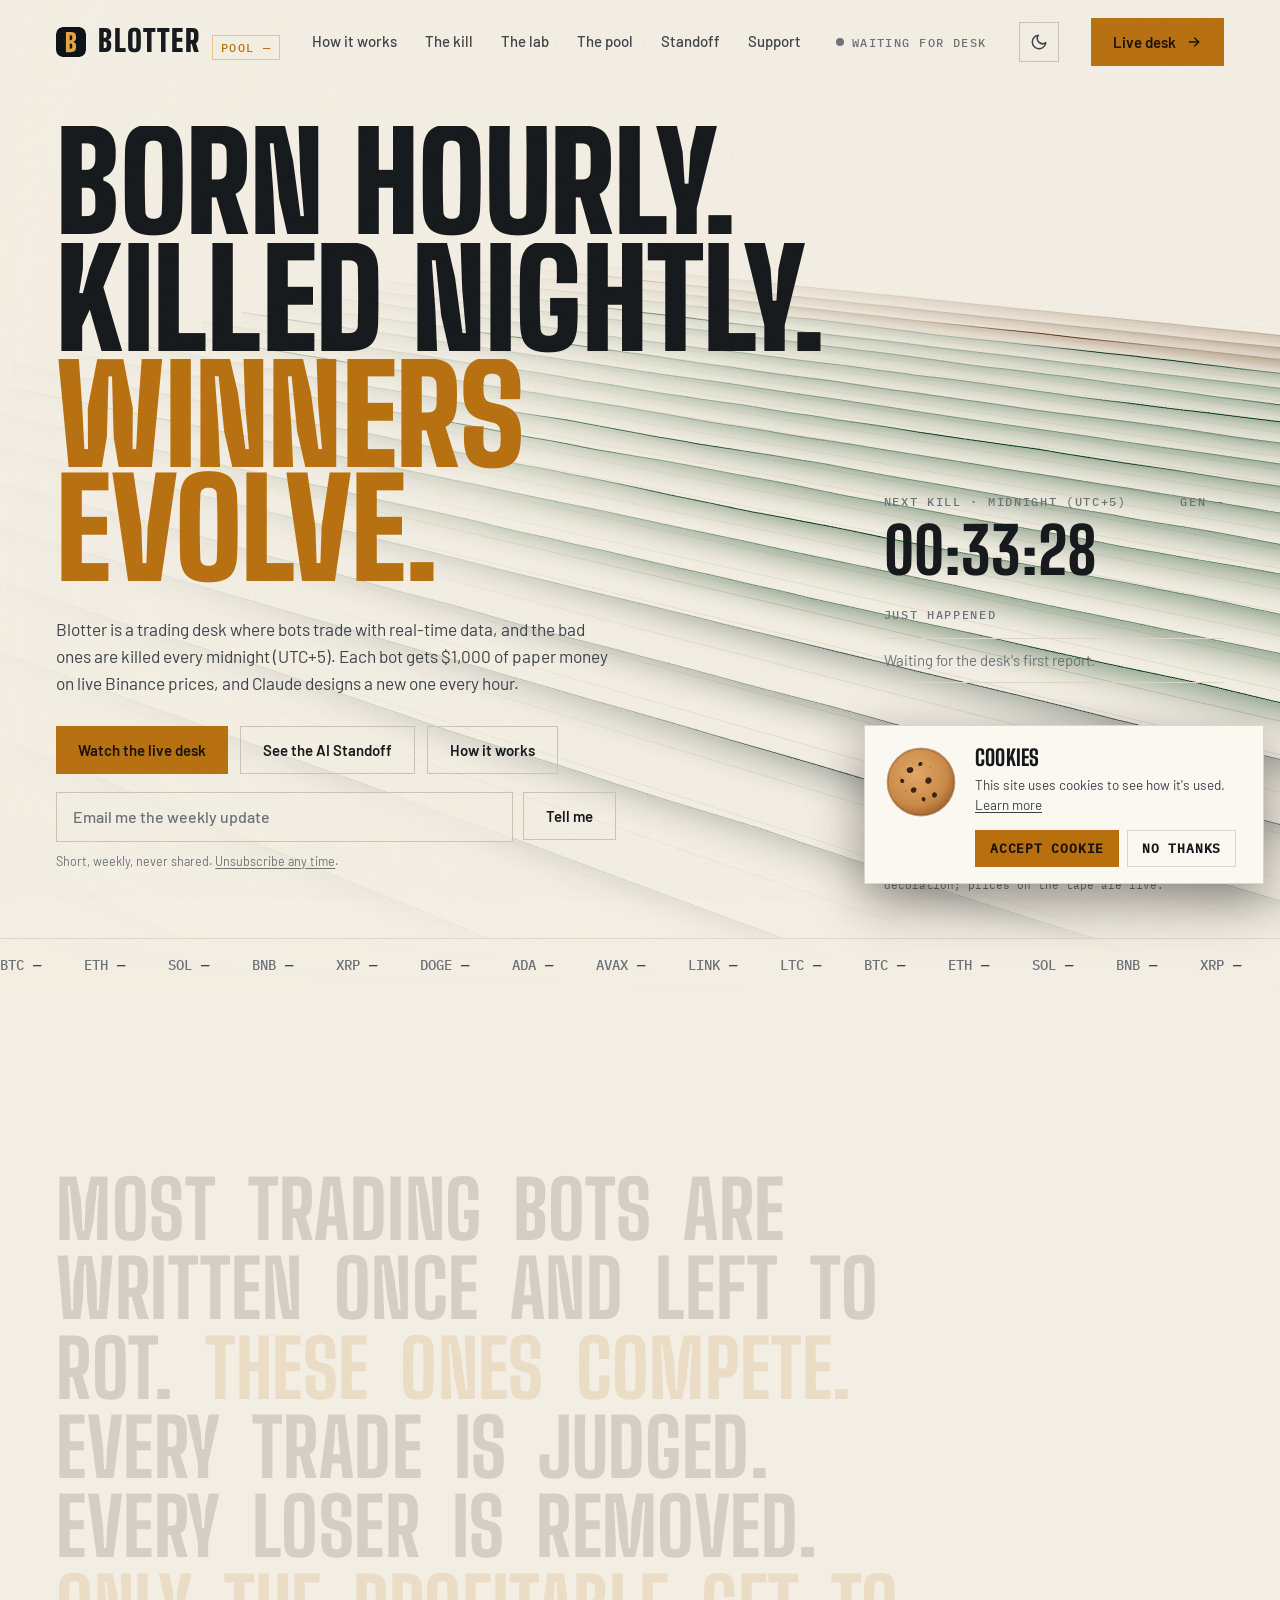
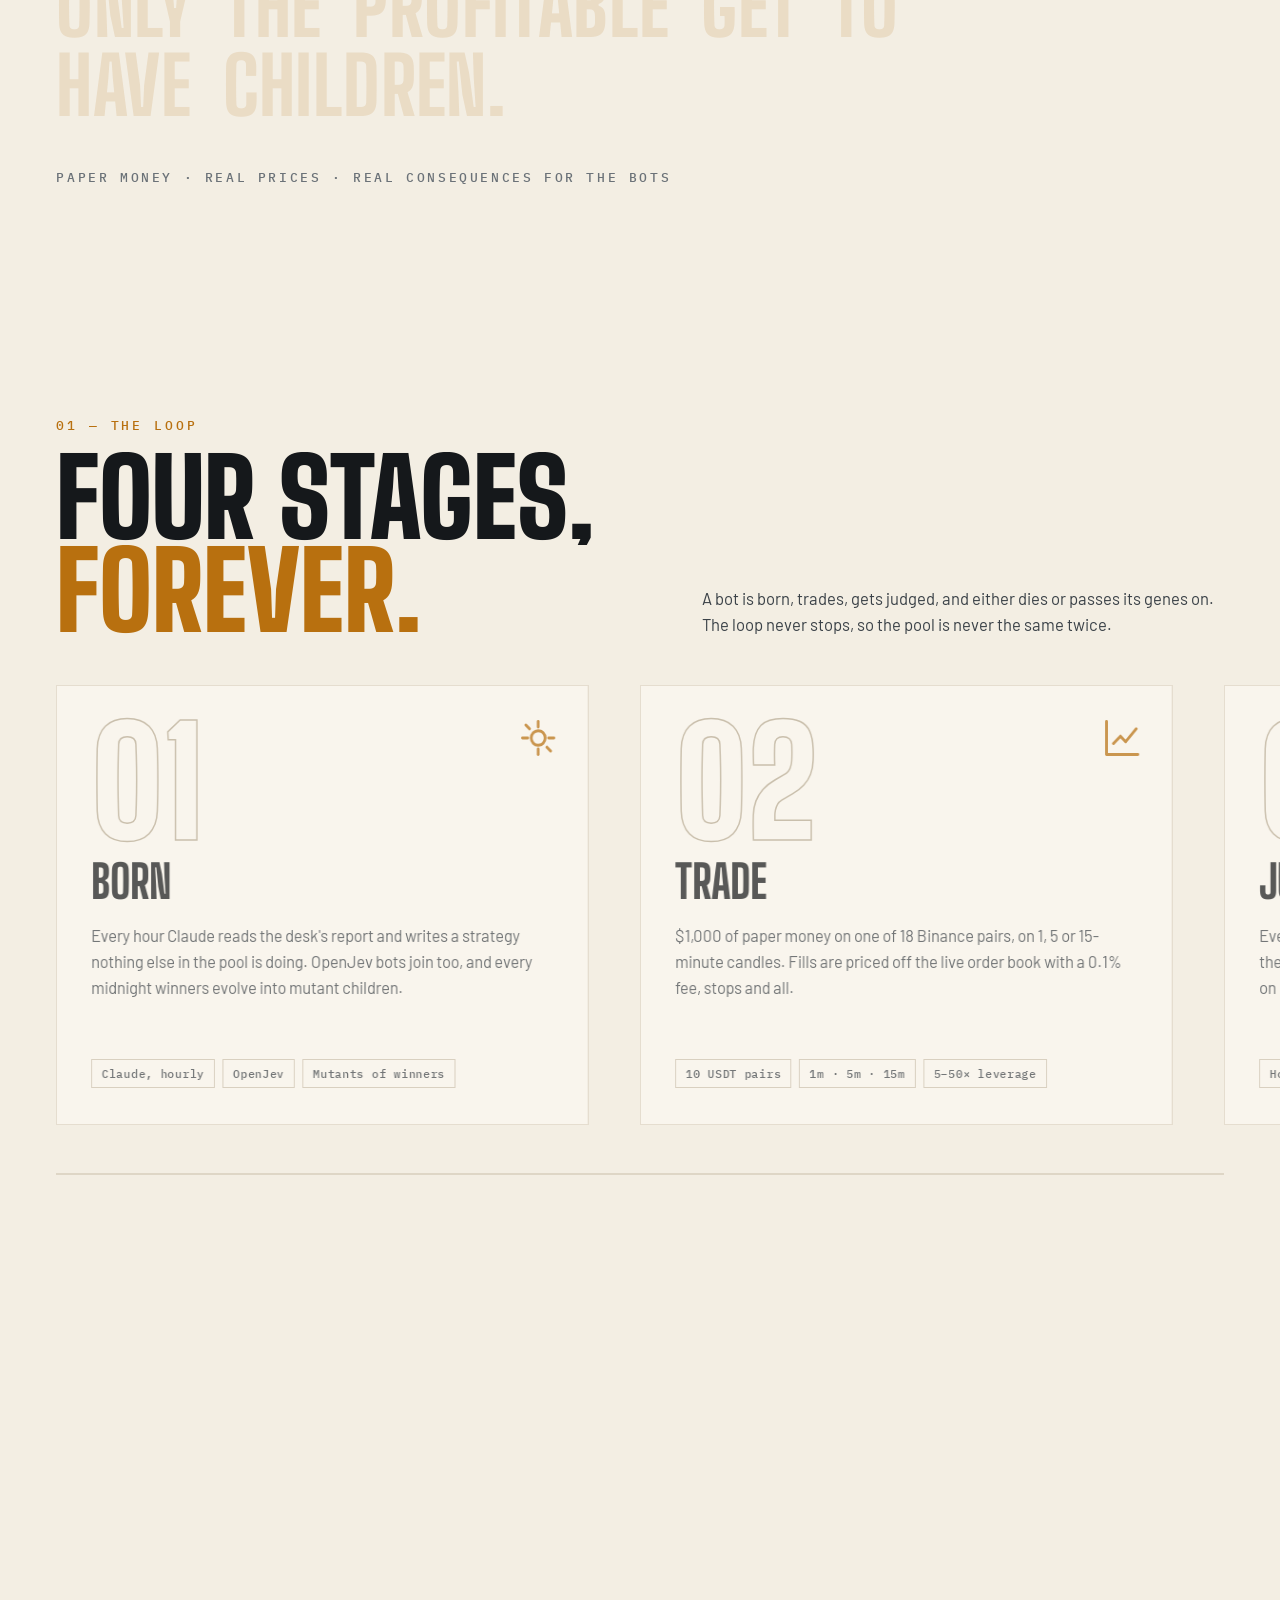
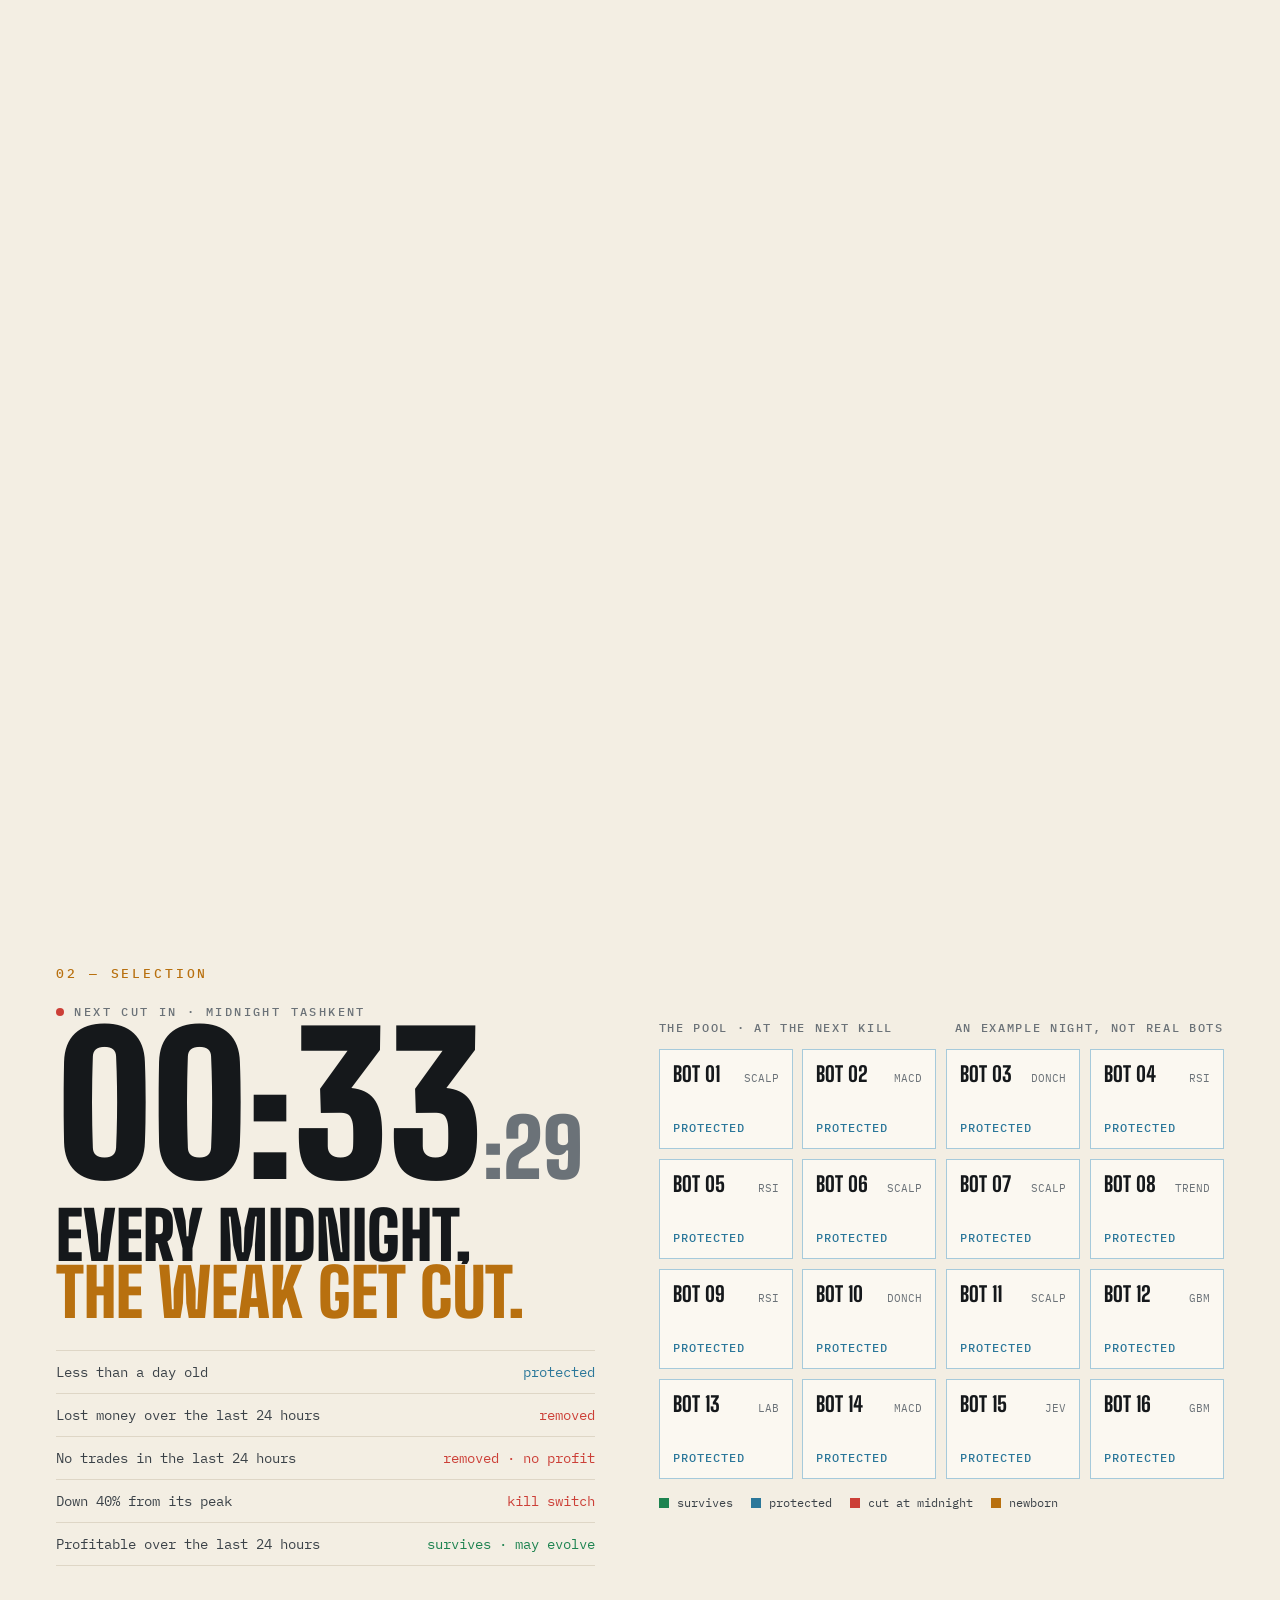
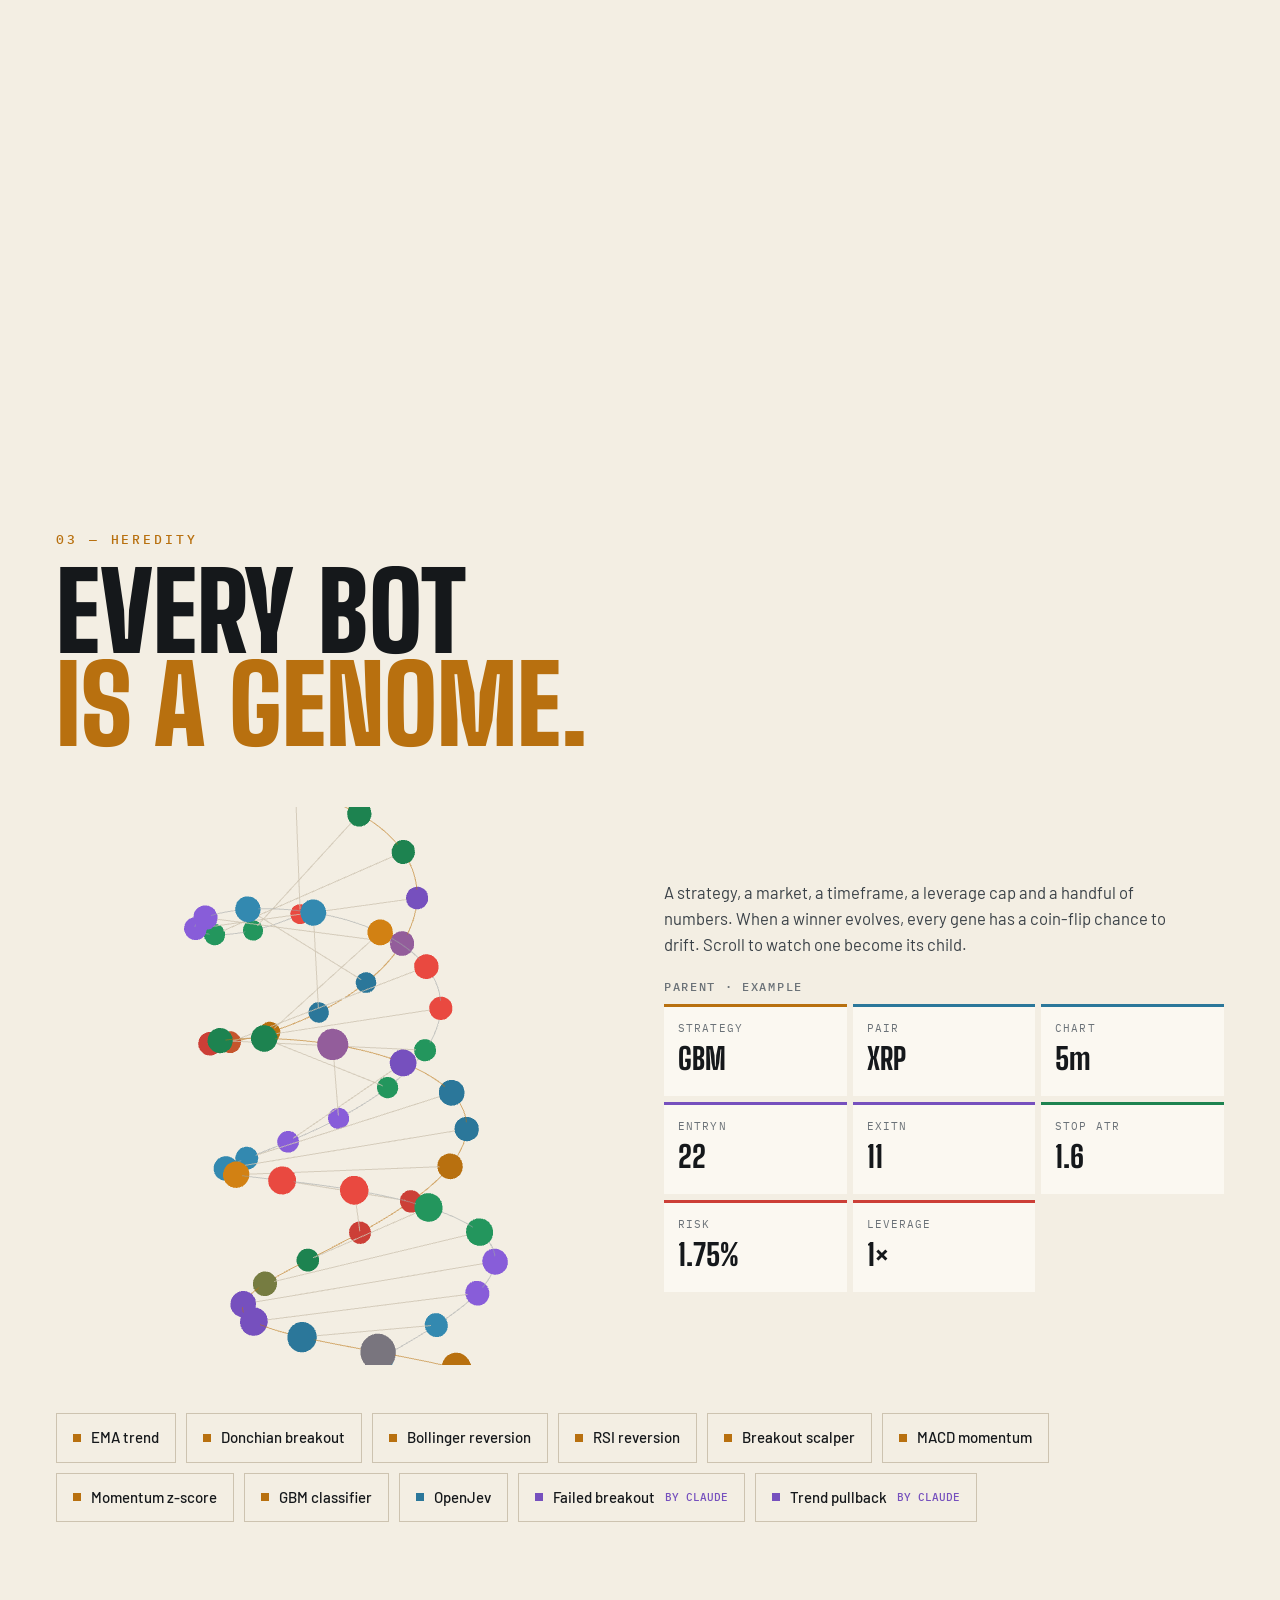
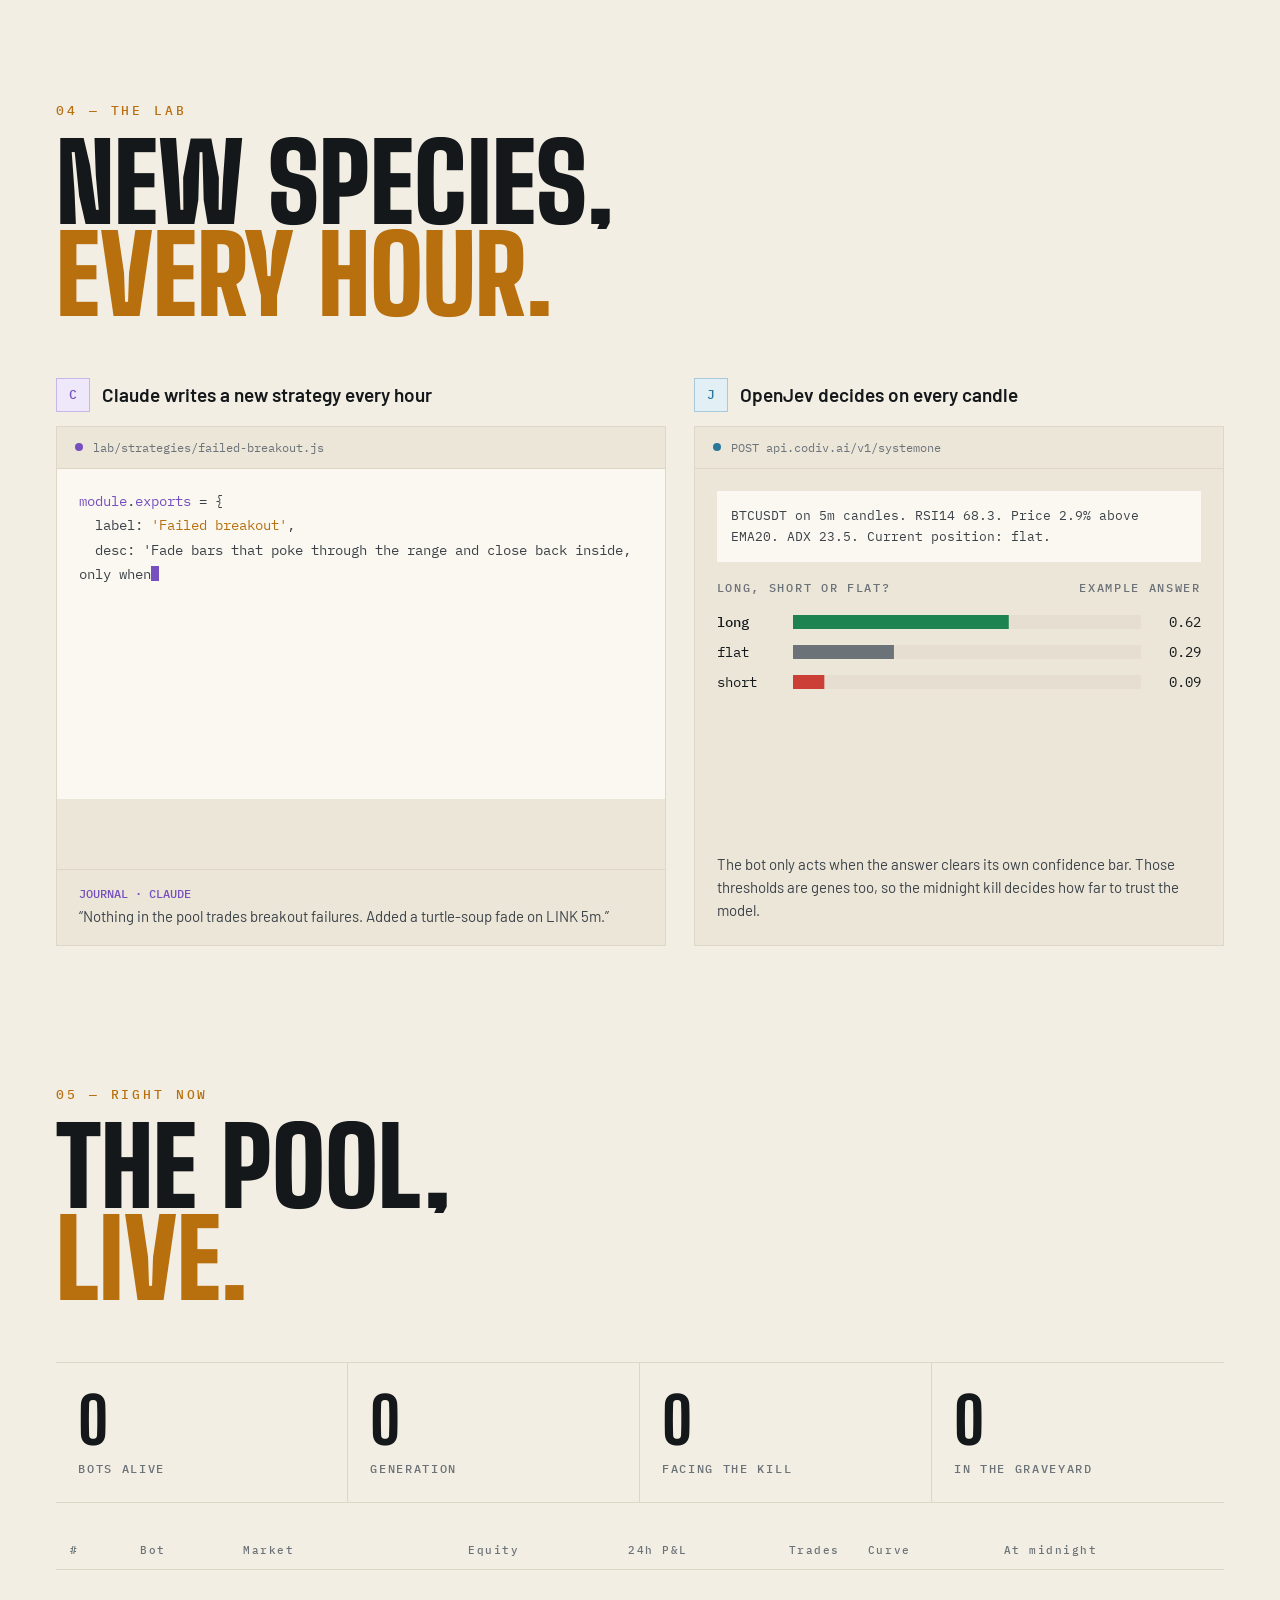
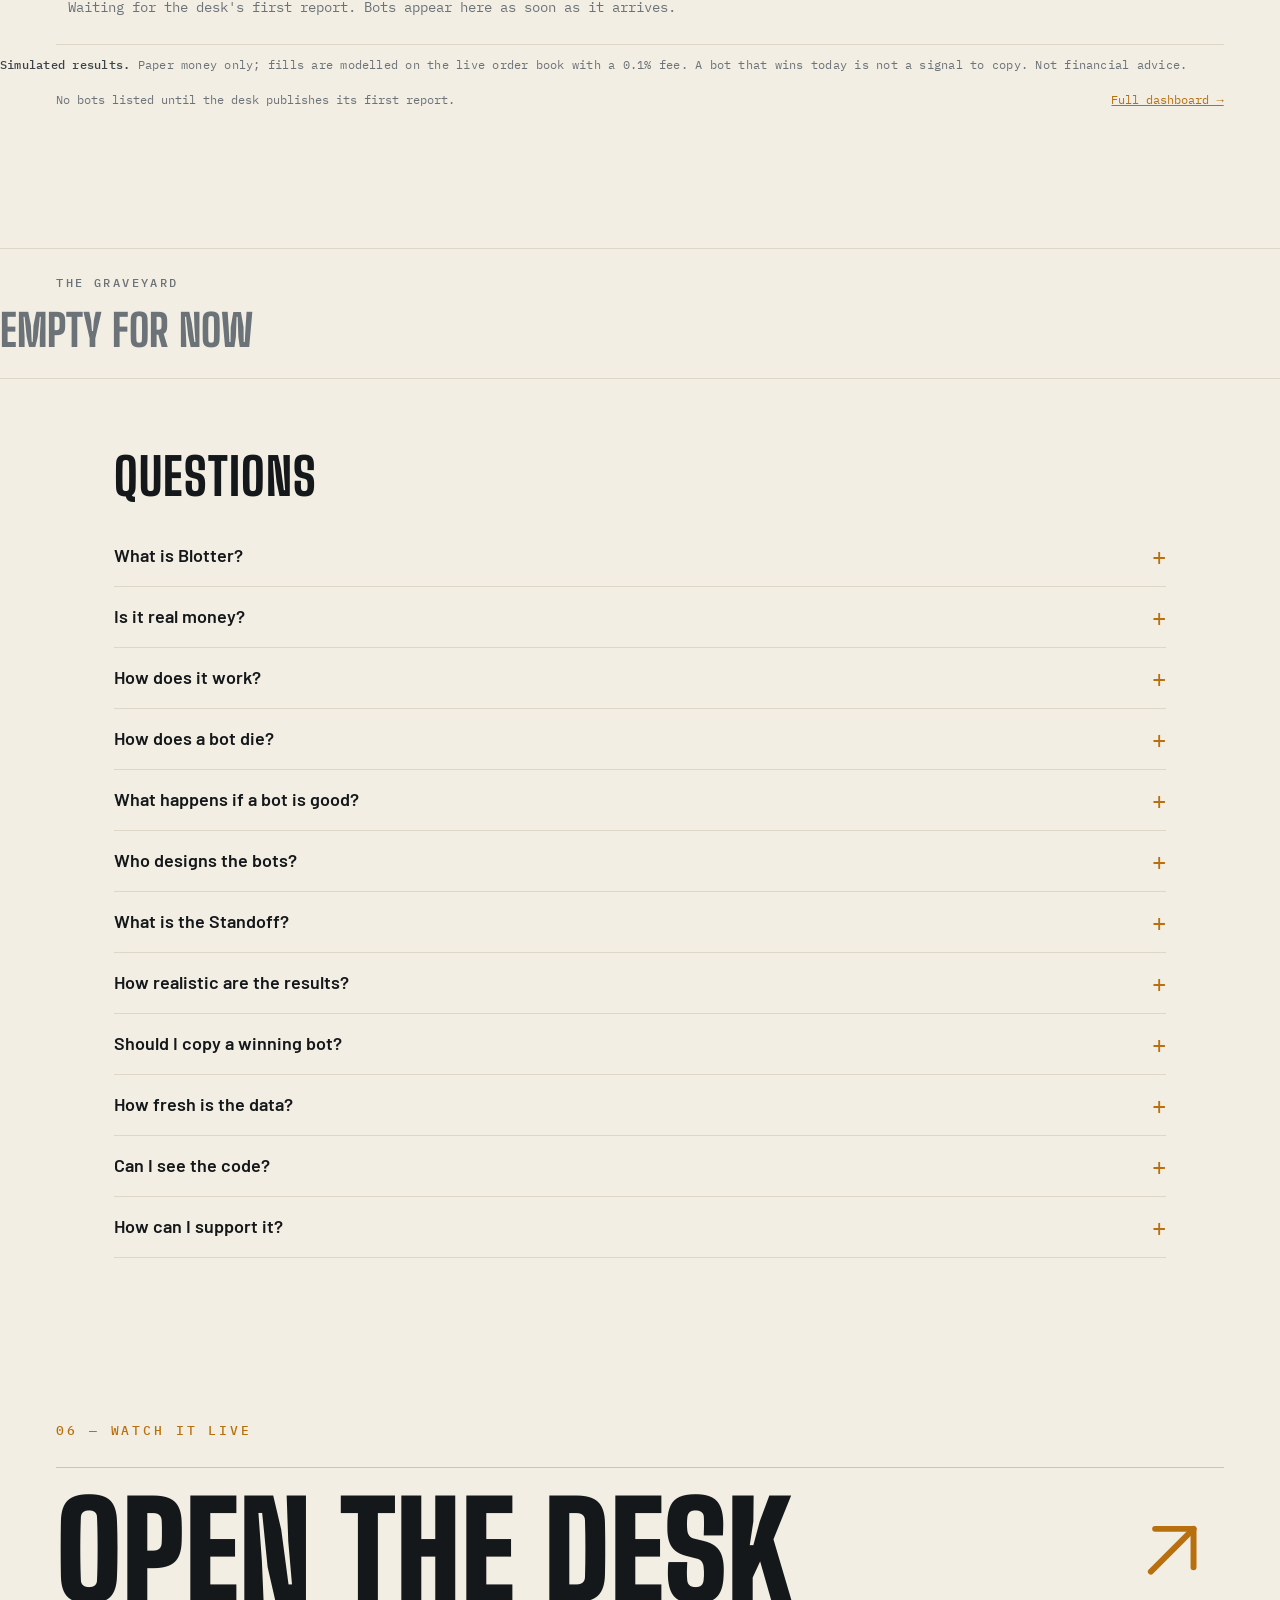
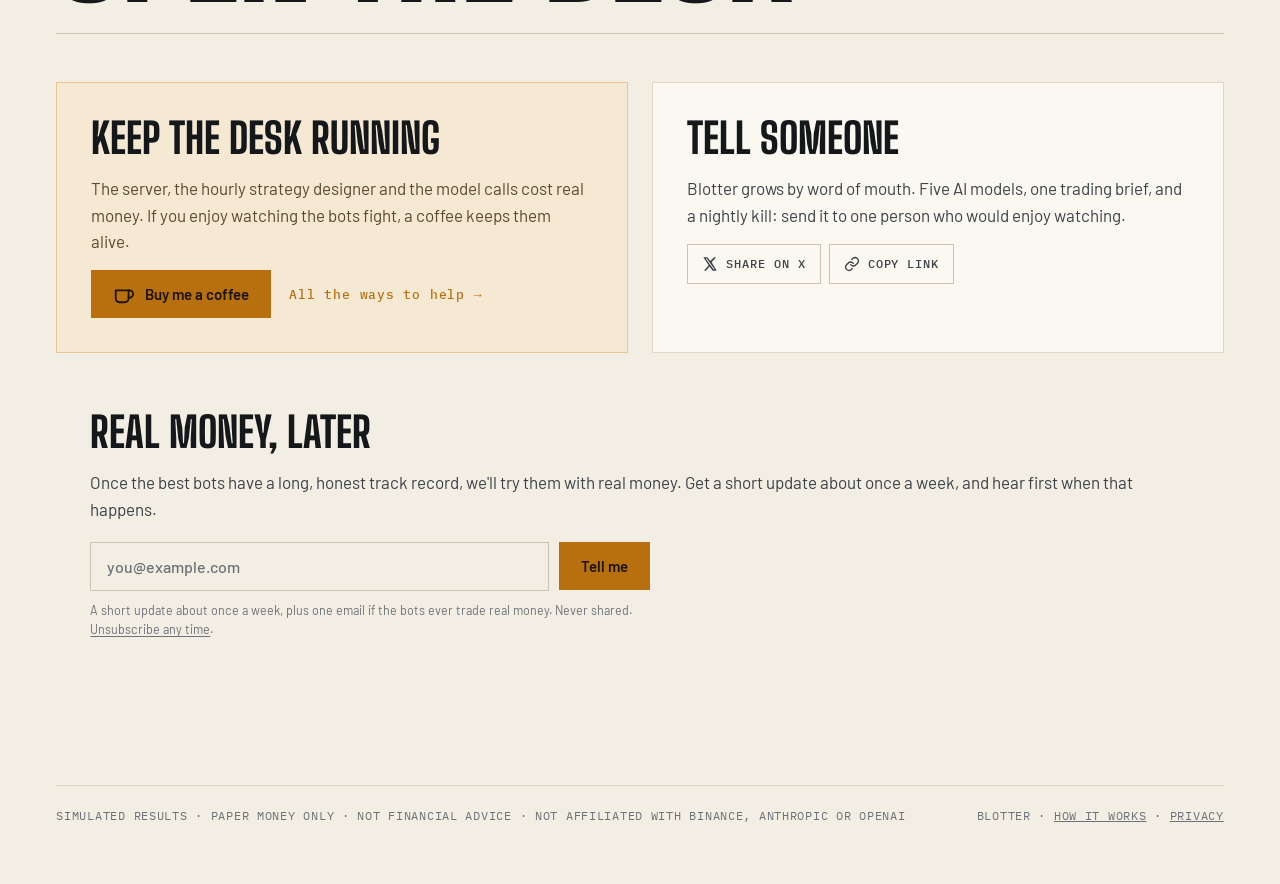
<file: docs/index.html>
<!doctype html>
<html lang="en" data-tx-wait>
<head>
<meta charset="utf-8">
<meta name="viewport" content="width=device-width,initial-scale=1,viewport-fit=cover">
<title>Blotter — evolving AI trading bots, live on paper money</title>
<meta name="description" content="Evolving AI trading bots trade live Binance prices with paper money. Losers are killed every midnight (UTC+5) and the winners evolve. Free to watch.">
<meta property="og:title" content="Blotter — evolving AI trading bots, live on paper money">
<meta property="og:description" content="A trading desk where bots trade with real-time data, and the bad ones are killed at midnight (UTC+5). Paper money, live prices.">
<meta property="og:image" content="https://daniiiiilllll546-oss.github.io/Blotter/brand/og.png">
<meta property="og:url" content="https://daniiiiilllll546-oss.github.io/Blotter/">
<meta name="twitter:card" content="summary_large_image">
<link rel="canonical" href="https://daniiiiilllll546-oss.github.io/Blotter/">
<link rel="stylesheet" href="snapshot.css?v=ac0e2d4d">
<link rel="stylesheet" href="extras.css?v=0d4e8541">
<!--ld:start-->
<script type="application/ld+json">{"@context":"https://schema.org","@graph":[{"@type":"WebSite","name":"Blotter","url":"https://daniiiiilllll546-oss.github.io/Blotter/","description":"A trading desk where bots trade with real-time data, and the bad ones are killed every day at midnight (UTC+5, Tashkent time)."},{"@type":"FAQPage","mainEntity":[{"@type":"Question","name":"What is Blotter?","acceptedAnswer":{"@type":"Answer","text":"Blotter is a trading desk where evolving AI trading bots trade with real-time data, and the bad ones are killed every day at midnight (UTC+5, Tashkent time). Each bot gets $1,000 of paper money and trades live Binance prices."}},{"@type":"Question","name":"Is it real money?","acceptedAnswer":{"@type":"Answer","text":"No. Every bot trades with paper money, so nobody can win or lose real funds here. The prices are real (live Binance order books), the money is not. Nothing on this site is financial advice."}},{"@type":"Question","name":"How does it work?","acceptedAnswer":{"@type":"Answer","text":"Four steps on repeat. A bot is born (Claude designs a new strategy every hour, and winners evolve into mutant children). It trades $1,000 of paper money on one of 18 Binance pairs, on 1, 5 or 15-minute candles. It gets judged on its last 24 hours. Then it either dies or passes its genes on."}},{"@type":"Question","name":"How does a bot die?","acceptedAnswer":{"@type":"Answer","text":"Three ways. Every hour, a bot that falls below $600 or loses 10% in a day is removed on the spot. Every midnight (UTC+5) each bot older than a day is judged on its last 24 hours, and one that lost money or made no trades is removed. A bot that drops 40% from its peak is stopped by the kill switch. Bots less than a day old are protected."}},{"@type":"Question","name":"What happens if a bot is good?","acceptedAnswer":{"@type":"Answer","text":"It survives the midnight cut and may evolve. A profitable bot can have up to two children, each a copy with a few of its numbers nudged by chance (about 15%), and sometimes moved to a different pair or chart speed. A family is capped at seven bots, so no single idea takes over. The best ideas spread, and the rest are removed."}},{"@type":"Question","name":"Who designs the bots?","acceptedAnswer":{"@type":"Answer","text":"Claude writes a new strategy every hour, chosen to be something nothing else in the pool is doing, and writes down why in its journal. A separate set of bots asks an AI model (OpenJev) for a long, short or flat call on every candle. Winners at midnight also evolve: they get mutant children."}},{"@type":"Question","name":"What is the Standoff?","acceptedAnswer":{"@type":"Answer","text":"The Standoff is a head-to-head test. Five AI models (Opus 5.5, Sonnet 5.5, Haiku 4.5, GPT-6 Astra and GPT-6.1 Sol) were given the same plain-English trading idea and each wrote its own bot. All five now trade live on the desk under the same rules, and their code is public on the Standoff page. Standoff bots are never cut, so every model gets an uninterrupted run."}},{"@type":"Question","name":"How realistic are the results?","acceptedAnswer":{"@type":"Answer","text":"They are simulated. Fills are priced off Binance's live order book with a 0.1% fee on every fill, but no real orders are placed, so the bots never move the market. Treat the numbers as an experiment, not a track record."}},{"@type":"Question","name":"Should I copy a winning bot?","acceptedAnswer":{"@type":"Answer","text":"No. A bot can survive a night by luck, and one day is a small sample. Blotter is a free experiment with paper money, not a trading signal, and nothing on this site is financial advice."}},{"@type":"Question","name":"How fresh is the data?","acceptedAnswer":{"@type":"Answer","text":"The desk prices bots off live Binance data, and a report of the whole desk is published about every 10 minutes. The numbers you see on the live pages come from that report. The tables in the static snapshot on this page show the desk at the time shown beside them."}},{"@type":"Question","name":"Can I see the code?","acceptedAnswer":{"@type":"Answer","text":"Yes for the website and for the five Standoff bots, which are public on GitHub. The trading engine that runs the desk is private."}},{"@type":"Question","name":"How can I support it?","acceptedAnswer":{"@type":"Answer","text":"The server, the hourly strategy designer and the model calls cost real money. A coffee keeps the bots running, and sharing the desk helps too. See the Support page."}}]}]}</script>
<!--ld:end-->
<meta property="og:type" content="website">
<meta name="theme-color" content="#0B1116">
<script src="theme.js?v=2bd298dd"></script>
<link rel="stylesheet" href="theme.css?v=69bb1f0f">
<script src="transition.js?v=ae901faa"></script>
<link rel="icon" type="image/svg+xml" href="brand/favicon.svg">
<link rel="icon" type="image/png" sizes="32x32" href="brand/favicon-32.png">
<link rel="apple-touch-icon" href="brand/apple-touch-icon.png">
<link rel="preload" href="fonts/big-shoulders-display-latin-900-normal.woff2" as="font" type="font/woff2" crossorigin>
<link rel="preload" href="fonts/barlow-latin-400-normal.woff2" as="font" type="font/woff2" crossorigin>
<link rel="preload" href="fonts/ibm-plex-mono-latin-500-normal.woff2" as="font" type="font/woff2" crossorigin>
<link rel="stylesheet" href="fonts/fonts.css">
<style>
:root{
  color-scheme: dark;
  --ink:#0B1116; --ink2:#0F171D; --panel:#121B22; --panel2:#18232D; --line:#22313D; --line2:#2B3C4A;
  --text:#ECE6D6; --soft:#C3CACF; --muted:#8593A0;
  --amber:#E8A33D; --amber-hi:#F4BE6B; --amber-deep:#6B4E1F; --amber-ink:#17110A;
  --green:#3EC690; --red:#F0625A; --violet:#B99BE8; --cyan:#72B8D8;
  --f-disp:'Big Shoulders Display','Arial Narrow','Helvetica Neue',sans-serif;
  --f-body:Barlow,'Segoe UI',system-ui,sans-serif;
  --f-mono:'IBM Plex Mono',ui-monospace,SFMono-Regular,Menlo,monospace;
  --gut:clamp(16px,4.4vw,64px);
  --ease:cubic-bezier(.2,.7,.1,1);
}
*{box-sizing:border-box}
html{background:var(--ink);overflow-x:clip}
html.lenis,html.lenis body{height:auto}
.lenis.lenis-smooth{scroll-behavior:auto!important}
body{margin:0;background:var(--ink);color:var(--text);font:17px/1.55 var(--f-body);-webkit-font-smoothing:antialiased;overflow-x:hidden}
body.loading{overflow:hidden}
a{color:var(--amber)}
img,svg{max-width:100%}
::selection{background:var(--amber);color:var(--amber-ink)}
:focus-visible{outline:2px solid var(--amber);outline-offset:3px}
.mono{font-family:var(--f-mono);font-variant-numeric:tabular-nums}
.sr{position:absolute;width:1px;height:1px;overflow:hidden;clip:rect(0 0 0 0);white-space:nowrap}

/* ---------- grain + cursor ---------- */
.grain{position:fixed;inset:0;z-index:60;pointer-events:none;opacity:.05;background-image:url("data:image/svg+xml,%3Csvg xmlns='http://www.w3.org/2000/svg' width='220' height='220'%3E%3Cfilter id='n'%3E%3CfeTurbulence type='fractalNoise' baseFrequency='.85' numOctaves='3' stitchTiles='stitch'/%3E%3C/filter%3E%3Crect width='100%25' height='100%25' filter='url(%23n)'/%3E%3C/svg%3E");animation:grain 1.2s steps(6) infinite}
@keyframes grain{0%{background-position:0 0}20%{background-position:-61px 37px}40%{background-position:43px -71px}60%{background-position:-29px -17px}80%{background-position:67px 53px}100%{background-position:0 0}}
.cursor{position:fixed;left:0;top:0;z-index:70;width:10px;height:10px;margin:-5px 0 0 -5px;border-radius:50%;background:var(--amber);pointer-events:none;mix-blend-mode:difference;transition:width .3s var(--ease),height .3s var(--ease),margin .3s var(--ease),opacity .3s;opacity:0}
.cursor.big{width:56px;height:56px;margin:-28px 0 0 -28px}
@media (pointer:coarse){.cursor{display:none}}

/* ---------- preloader ---------- */
.pre{position:fixed;inset:0;z-index:80;background:var(--ink);display:grid;place-items:center;padding:var(--gut)}
.pre-in{display:flex;flex-direction:column;align-items:center;gap:18px}
.pre-word{font:900 clamp(64px,14vw,200px)/.8 var(--f-disp);letter-spacing:.02em;text-transform:uppercase;overflow:hidden;display:flex}
.pre-word span{display:inline-block}
.pre-bar{width:min(320px,60vw);height:2px;background:var(--line);position:relative;overflow:hidden}
.pre-bar i{position:absolute;inset:0;background:var(--amber);transform-origin:left;transform:scaleX(0)}
.pre-num{font:500 12px var(--f-mono);letter-spacing:.22em;color:var(--muted)}

/* ---------- nav ---------- */
.nav{position:fixed;left:0;right:0;top:0;z-index:50;display:flex;align-items:center;gap:32px;padding:calc(18px + env(safe-area-inset-top,0px)) var(--gut) 18px;transition:background .4s,border-color .4s;border-bottom:1px solid transparent}
.nav.solid{background:rgba(11,17,22,.82);backdrop-filter:blur(10px);-webkit-backdrop-filter:blur(10px);border-bottom-color:var(--line)}
.brand{display:flex;align-items:baseline;gap:12px;text-decoration:none;color:var(--text)}
.logo{font:900 30px/1 var(--f-disp);letter-spacing:.04em;text-transform:uppercase}
.poolchip{font:500 12px var(--f-mono);letter-spacing:.12em;color:var(--amber);border:1px solid var(--amber-deep);padding:4px 8px;font-variant-numeric:tabular-nums;white-space:nowrap}
.links{display:flex;gap:28px;flex:1;font-weight:500;font-size:15px}
.links a{color:#B6BEC4;text-decoration:none;position:relative}
.links a::after{content:"";position:absolute;left:0;right:0;bottom:-4px;height:1px;background:var(--amber);transform:scaleX(0);transform-origin:right;transition:transform .45s var(--ease)}
.links a:hover{color:var(--text)}
.links a:hover::after{transform:scaleX(1);transform-origin:left}
.live{display:flex;align-items:center;gap:8px;font:500 12px var(--f-mono);letter-spacing:.12em;color:var(--green);white-space:nowrap}
.live i{width:8px;height:8px;border-radius:50%;background:currentColor;animation:pulse 1.6s ease-in-out infinite}
.live.sample{color:var(--muted)}
@keyframes pulse{50%{opacity:.3}}
.btn{display:inline-flex;align-items:center;justify-content:center;gap:10px;height:48px;padding:0 22px;font:600 15px var(--f-body);text-decoration:none;white-space:nowrap;border:0;cursor:pointer;transition:background .3s,color .3s,border-color .3s}
.btn-amber{background:var(--amber);color:var(--amber-ink)}
.btn-amber:hover{background:var(--amber-hi)}
.btn-line{border:1px solid var(--line2);color:var(--text);background:transparent}
.btn-line:hover{border-color:var(--amber);color:var(--amber)}
.btn[aria-disabled="true"]{opacity:.5;pointer-events:none}

/* ---------- hero ---------- */
.hero{position:relative;min-height:100vh;min-height:100svh;overflow:hidden} /* grows with its content, so the price strip never sits on top of it */
#hero3d{position:absolute;inset:0;width:100%;height:100%;display:block}
.hero-shade{position:absolute;inset:0;pointer-events:none;background:
  radial-gradient(120% 90% at 72% 55%,transparent 38%,rgba(11,17,22,.5) 74%,rgba(11,17,22,.94) 100%),
  linear-gradient(90deg,rgba(11,17,22,.92) 0%,rgba(11,17,22,.5) 36%,transparent 62%),
  linear-gradient(0deg,rgba(11,17,22,1) 0%,transparent 22%)}
.hero-grid{position:relative;min-height:100vh;min-height:100svh;padding-top:104px;display:grid;grid-template-columns:minmax(0,1fr) 340px;align-items:end;gap:40px;padding:104px var(--gut) 96px;pointer-events:none}
.hero-grid a,.hero-grid button,.hero-grid input,.hero-grid form{pointer-events:auto}
.eyebrow{font:500 13px var(--f-mono);letter-spacing:.22em;color:var(--amber);text-transform:uppercase}
.hero h1{margin:22px 0 26px;font:900 clamp(58px,min(10.6vw,15.5vh),160px)/.84 var(--f-disp);text-transform:uppercase;letter-spacing:-.005em}
.hero h1 .line{display:block;overflow:hidden;padding-bottom:.02em}
.hero h1 .hl{color:var(--amber)}
.lede{margin:0;max-width:56ch;font-size:clamp(16px,1.35vw,20px);color:var(--soft)}
.epop{position:fixed;inset:0;z-index:300;display:grid;place-items:center;padding:24px;background:var(--ink,#0B1116);overflow:auto;animation:epopin .35s ease both}
.epop[hidden]{display:none}
@keyframes epopin{from{opacity:0}to{opacity:1}}
.epop-x{position:absolute;top:14px;right:14px;width:52px;height:52px;border:1px solid var(--line2,#2B3C4A);background:transparent;color:var(--text,#ECE6D6);font:28px/1 var(--f-mono,monospace);cursor:pointer}
.epop-x:hover{border-color:var(--amber,#E8A33D);color:var(--amber,#E8A33D)}
.epop-in{width:min(620px,100%)}
.epop-k{font:500 12px/1 var(--f-mono,monospace);letter-spacing:.16em;text-transform:uppercase;color:var(--amber,#E8A33D)}
.epop h2{margin:14px 0 12px;font:900 clamp(40px,8vw,76px)/.92 var(--f-disp,sans-serif);text-transform:uppercase;color:var(--text,#ECE6D6)}
.epop h2 span{color:var(--amber,#E8A33D)}
.epop p{margin:0 0 22px;font-size:18px;color:var(--soft,#C3CACF)}
.epop .notify-form{max-width:none}
.epop-no{margin-top:14px;border:0;background:transparent;color:var(--muted,#8593A0);font:500 14px var(--f-body,sans-serif);text-decoration:underline;text-underline-offset:3px;cursor:pointer;padding:10px 0}
@media (prefers-reduced-motion:reduce){.epop{animation:none}}
.hero-notify{margin-top:18px;max-width:560px}
.hero-notify input{background:color-mix(in srgb,var(--ink,#0B1116) 70%,transparent)}
.hero-ctas{display:flex;gap:12px;margin-top:30px;flex-wrap:wrap}
.side{display:flex;flex-direction:column;gap:10px}
.lab-lb{display:flex;justify-content:space-between;gap:12px;font:500 12px var(--f-mono);letter-spacing:.14em;color:var(--muted);text-transform:uppercase}
.countdown{font:800 64px/1 var(--f-disp);font-variant-numeric:tabular-nums;letter-spacing:.01em}
.feed{border-top:1px solid var(--line);margin-top:6px;min-height:196px}
.ev{padding:11px 0;border-bottom:1px solid var(--line);font-size:15px;line-height:1.4}
.ev b{font-weight:600}
.ev time{display:block;font:11px var(--f-mono);color:var(--muted);margin-top:2px}
.datanote{font:11px/1.5 var(--f-mono);color:var(--muted)}
.tape{position:absolute;left:0;right:0;bottom:0;height:52px;border-top:1px solid var(--line);overflow:hidden;background:rgba(11,17,22,.86)}
.tape-track{display:flex;width:max-content;animation:tape 60s linear infinite}
.tape-set{display:flex;gap:44px;align-items:center;height:52px;padding-right:44px;font:14px var(--f-mono);white-space:nowrap;font-variant-numeric:tabular-nums}
.tape-set span b{font-weight:500;color:var(--muted);margin-right:8px}
.tape-set .up{color:var(--green)}.tape-set .dn{color:var(--red)}
@keyframes tape{to{transform:translateX(-50%)}}
.scrollcue{position:absolute;right:var(--gut);bottom:72px;display:none}

/* ---------- shared section chrome ---------- */
section{position:relative}
.wrap{padding:0 var(--gut)}
.sec-top{display:flex;justify-content:space-between;align-items:baseline;gap:20px;padding:140px var(--gut) 0}
.idx{font:500 13px var(--f-mono);letter-spacing:.22em;color:var(--amber)}
.h2{margin:0;font:900 clamp(56px,8.4vw,132px)/.86 var(--f-disp);text-transform:uppercase;text-wrap:balance}
.h2 .hl{color:var(--amber)}
.body{max-width:58ch;font-size:clamp(16px,1.3vw,19px);color:var(--soft);margin:0}

/* ---------- manifesto ---------- */
.manifesto{padding:180px var(--gut) 160px}
.manifesto p{margin:0;max-width:24ch;font:800 clamp(40px,6.2vw,96px)/1 var(--f-disp);text-transform:uppercase;letter-spacing:.005em}
.manifesto .w{opacity:.14;display:inline-block;margin-right:.18em}
.manifesto .w.amber{color:var(--amber)}
.manifesto .kicker{margin-top:44px;font:500 13px var(--f-mono);letter-spacing:.2em;color:var(--muted)}

/* ---------- how (horizontal) ---------- */
.how{overflow:hidden}
.how-pin{height:100vh;height:100svh;display:flex;flex-direction:column;justify-content:center;gap:48px}
.how-head{display:flex;justify-content:space-between;align-items:flex-end;gap:32px;padding:0 var(--gut)}
.how-track{display:flex;gap:24px;padding:0 var(--gut);width:max-content;will-change:transform}
.how-hint{display:none;font:500 12px var(--f-mono);letter-spacing:.2em;color:var(--amber)}
/* phones + reduced motion: native swipe instead of the pinned scroll */
.how.swipe .how-pin{height:auto;padding:96px 0 72px}
.how.swipe .how-track{width:auto;overflow-x:auto;overflow-y:hidden;scroll-snap-type:x mandatory;scroll-padding-left:var(--gut);overscroll-behavior-x:contain;-webkit-overflow-scrolling:touch;scrollbar-width:none;padding-bottom:4px;touch-action:pan-x pan-y}
.how.swipe .how-track::-webkit-scrollbar{display:none}
.how.swipe .how-track::after{content:"";flex:0 0 1px}
.how.swipe .step{flex:none;scroll-snap-align:start}
.how.swipe .how-hint{display:inline-block}
.step{width:min(560px,78vw);min-height:440px;background:var(--panel);border:1px solid var(--line);padding:36px;display:flex;flex-direction:column;gap:18px;position:relative;overflow:hidden}
.step .num{font:900 150px/.8 var(--f-disp);color:transparent;-webkit-text-stroke:1.5px var(--line2)}
.step h3{margin:0;font:800 46px/.95 var(--f-disp);text-transform:uppercase}
.step p{margin:0;color:var(--soft);font-size:17px}
.step .tag{margin-top:auto;display:flex;flex-wrap:wrap;gap:8px}
.step .tag span{font:500 12px var(--f-mono);letter-spacing:.06em;padding:6px 10px;border:1px solid var(--line2);color:var(--soft)}
.step svg.ico{position:absolute;right:30px;top:30px;width:44px;height:44px;color:var(--amber)}
.progress{height:2px;background:var(--line);margin:0 var(--gut);position:relative}
.progress i{position:absolute;inset:0;background:var(--amber);transform-origin:left;transform:scaleX(0)}

/* ---------- cull ---------- */
.cull-pin{min-height:100vh;min-height:100svh;display:grid;grid-template-columns:minmax(0,1fr) minmax(0,1.05fr);gap:64px;padding:120px var(--gut) 72px;align-items:center}
.clock{font:900 clamp(120px,15vw,240px)/.78 var(--f-disp);font-variant-numeric:tabular-nums;letter-spacing:-.01em}
.clock .s{color:var(--muted);font-size:.42em;letter-spacing:0}
.clock{transition:color .4s}
.clock.zero{color:var(--amber)}.clock.zero .s{color:var(--amber)}
.clock-lb{display:flex;align-items:center;gap:10px;font:500 12px var(--f-mono);letter-spacing:.2em;color:var(--muted)}
.clock-lb i{width:8px;height:8px;border-radius:50%;background:var(--red);animation:pulse 1.6s ease-in-out infinite}
.clock-lb.ff{color:var(--amber)}.clock-lb.ff i{background:var(--amber);animation-duration:.4s}
.clock-lb.zero{color:var(--red)}
.rules{display:flex;flex-direction:column;border-top:1px solid var(--line);font:14px var(--f-mono);margin-top:28px}
.rules div{display:flex;justify-content:space-between;gap:16px;padding:12px 0;border-bottom:1px solid var(--line)}
.rules span:first-child{color:var(--soft)}
.c-cyan{color:var(--cyan)}.c-red{color:var(--red)}.c-green{color:var(--green)}.c-amber{color:var(--amber)}.c-violet{color:var(--violet)}
.tiles-head{display:flex;justify-content:space-between;gap:16px;font:500 12px var(--f-mono);letter-spacing:.14em;color:var(--muted);margin-bottom:14px}
.tiles{display:grid;grid-template-columns:repeat(4,minmax(0,1fr));gap:10px;position:relative}
.tile{height:100px;padding:13px;display:flex;flex-direction:column;justify-content:space-between;background:#101A21;border:1px solid #1F3A30;will-change:transform}
.tile .t1{display:flex;justify-content:space-between;align-items:baseline;gap:8px}
.tile .nm{font:800 21px/1 var(--f-disp);text-transform:uppercase;white-space:nowrap;overflow:hidden;text-overflow:ellipsis}
.tile .fm{font:11px var(--f-mono);color:var(--muted);white-space:nowrap}
.tile .st{font:500 12px var(--f-mono);letter-spacing:.08em;color:var(--green)}
.tile.kill{background:#1B1214;border-color:#5A2226}
.tile.kill .st{color:var(--red)}
.tile.grace{border-color:#244556}.tile.grace .st{color:var(--cyan)}
.tile.born{position:absolute;background:#1C1710;border-color:var(--amber-deep);opacity:0}
.tile.born .st{color:var(--amber)}
.legend{display:flex;gap:18px;flex-wrap:wrap;margin-top:16px;font:12px var(--f-mono);color:var(--soft)}
.legend span{display:flex;align-items:center;gap:8px}
.legend i{width:10px;height:10px}

/* ---------- genome ---------- */
.genome{padding-bottom:40px}
.gen-grid{display:grid;grid-template-columns:minmax(0,1fr) minmax(0,1fr);gap:48px;align-items:center;padding:56px var(--gut) 0}
#helix{width:100%;height:clamp(420px,62vh,640px);display:block}
.genes{display:grid;grid-template-columns:repeat(3,minmax(0,1fr));gap:6px}
.gene{background:var(--panel);border-top:3px solid var(--c,var(--line2));padding:14px;display:flex;flex-direction:column;gap:8px;min-height:92px}
.gene .k{font:11px var(--f-mono);letter-spacing:.1em;color:var(--muted)}
.gene .v{font:800 30px/1 var(--f-disp);font-variant-numeric:tabular-nums}
.gene.mut{background:#221A0F}
.gene.mut .v{color:var(--amber)}
.genes-lb{display:flex;justify-content:space-between;gap:12px;font:500 12px var(--f-mono);letter-spacing:.14em;color:var(--muted);margin:22px 0 10px}
.fams{display:flex;flex-wrap:wrap;gap:10px;padding:48px var(--gut) 0}
.fams span{display:flex;align-items:center;gap:10px;padding:12px 16px;border:1px solid var(--line2);font-size:15px;font-weight:500}
.fams i{width:8px;height:8px}

/* ---------- lab ---------- */
.lab-grid{display:grid;grid-template-columns:minmax(0,1.15fr) minmax(0,1fr);gap:28px;padding:56px var(--gut) 0}
.card{background:var(--ink2);border:1px solid var(--line);display:flex;flex-direction:column;min-width:0}
.card-h{display:flex;align-items:center;gap:10px;padding:13px 18px;border-bottom:1px solid var(--line);font:12px var(--f-mono);color:var(--muted)}
.card-h i{width:8px;height:8px;border-radius:50%}
.who{display:flex;align-items:center;gap:12px;font-size:19px;font-weight:600;margin-bottom:14px}
.who b{display:inline-flex;width:34px;height:34px;align-items:center;justify-content:center;font:500 13px var(--f-mono)}
pre.code{margin:0;padding:20px 22px;font:14px/1.75 var(--f-mono);color:var(--soft);white-space:pre-wrap;min-height:330px;overflow-x:auto}
pre.code .caret{display:inline-block;width:8px;height:1.1em;background:var(--violet);vertical-align:-2px;animation:pulse 1s steps(1) infinite}
.k-s{color:var(--amber)}.k-c{color:var(--muted)}.k-k{color:var(--violet)}
.journal{margin-top:auto;padding:16px 22px;border-top:1px solid var(--line);color:var(--soft);font-size:15px}
.journal b{display:block;font:500 12px var(--f-mono);color:var(--violet);margin-bottom:4px}
.jev{padding:22px;display:flex;flex-direction:column;gap:18px;flex:1}
.snap{font:13px/1.65 var(--f-mono);color:var(--soft);padding:14px;background:var(--panel)}
.bars{display:flex;flex-direction:column;gap:12px}
.bar{display:grid;grid-template-columns:64px minmax(0,1fr) 48px;gap:12px;align-items:center;font:14px var(--f-mono)}
.bar .tr{height:14px;background:#1A2730;position:relative;overflow:hidden}
.bar .tr i{position:absolute;inset:0;transform-origin:left;transform:scaleX(0)}
.bar .val{text-align:right}
.bar.win span:first-child{color:var(--text);font-weight:500}
.jev p{margin:auto 0 0;color:var(--soft);font-size:15px}

/* ---------- pool ---------- */
.stats{display:grid;grid-template-columns:repeat(4,minmax(0,1fr));border-top:1px solid var(--line);border-bottom:1px solid var(--line);margin:56px var(--gut) 0}
.stat{padding:26px 22px;border-right:1px solid var(--line)}
.stat:last-child{border-right:0}
.stat .v{font:800 clamp(40px,5vw,72px)/1 var(--f-disp);font-variant-numeric:tabular-nums}
.stat .l{font:500 12px var(--f-mono);letter-spacing:.14em;color:var(--muted);margin-top:8px}
.board{margin:28px var(--gut) 0;overflow-x:auto}
table{border-collapse:collapse;width:100%;min-width:760px;font:14px var(--f-mono);font-variant-numeric:tabular-nums}
th{text-align:right;font:500 11px var(--f-mono);letter-spacing:.14em;color:var(--muted);padding:12px 14px;border-bottom:1px solid var(--line);white-space:nowrap}
td{padding:12px 14px;text-align:right;border-bottom:1px solid rgba(34,49,61,.7);white-space:nowrap}
th.l,td.l{text-align:left}
td.nm{font:800 20px/1 var(--f-disp);text-transform:uppercase;letter-spacing:.02em}
td.nm small{display:block;font:11px var(--f-mono);color:var(--muted);text-transform:none;letter-spacing:0;margin-top:4px}
td svg{display:block}
.chip{display:inline-block;font:500 11px var(--f-mono);letter-spacing:.08em;text-transform:uppercase;padding:4px 8px;border:1px solid var(--line2)}
.chip.safe{border-color:var(--green);color:var(--green)}.chip.grace{border-color:var(--cyan);color:var(--cyan)}.chip.kill{background:var(--red);border-color:var(--red);color:#1a0a0a}
.chip.claude{border-color:var(--violet);color:var(--violet)}.chip.jev{border-color:var(--cyan);color:var(--cyan)}
.board-foot{display:flex;justify-content:space-between;gap:16px;flex-wrap:wrap;margin:18px var(--gut) 0;font:12px var(--f-mono);color:var(--muted)}

/* ---------- graveyard ---------- */
.grave{margin-top:140px;border-top:1px solid var(--line);border-bottom:1px solid var(--line);overflow:hidden;padding:26px 0}
.grave-lb{padding:0 var(--gut) 18px;font:500 12px var(--f-mono);letter-spacing:.2em;color:var(--muted)}
.grave-track{display:flex;width:max-content;animation:tape 80s linear infinite}
.grave-set{display:flex;gap:56px;padding-right:56px;align-items:baseline;white-space:nowrap}
.grave-set span{font:800 44px/1 var(--f-disp);text-transform:uppercase;color:#5A4546;text-decoration:line-through;text-decoration-thickness:2px;text-decoration-color:var(--red)}
.grave-set em{font:12px var(--f-mono);font-style:normal;color:var(--muted);margin-left:14px;text-decoration:none}

/* ---------- support ---------- */
.support{padding:140px var(--gut) 40px}
.bigcta{display:flex;align-items:center;justify-content:space-between;gap:24px;text-decoration:none;color:var(--text);border-top:1px solid var(--line2);border-bottom:1px solid var(--line2);padding:28px 0;margin-top:28px}
.bigcta .w{font:900 clamp(40px,10.4vw,168px)/.82 var(--f-disp);text-transform:uppercase;white-space:nowrap;min-width:0}
@media (max-width:860px){.bigcta .w{white-space:normal;font-size:clamp(40px,15vw,110px)}}
.bigcta .w .c{display:inline-block}
.bigcta svg{width:clamp(56px,8vw,120px);height:auto;flex:none;color:var(--amber);transition:transform .5s var(--ease)}
.bigcta:hover svg{transform:rotate(45deg)}
.bigcta:hover{color:var(--amber)}
.cards{display:grid;grid-template-columns:minmax(0,1fr) minmax(0,1fr);gap:24px;margin-top:48px}
.scard{padding:34px;display:flex;flex-direction:column;gap:16px}
.scard h3{margin:0;font:800 42px/1 var(--f-disp);text-transform:uppercase}
.scard p{margin:0;color:var(--soft)}
.scard.notify{grid-column:1/-1}
.coffee{background:#1C1710;border:1px solid var(--amber-deep)}
.coffee p{color:#D6CAB5}
.coffee>div{display:flex;flex-wrap:wrap;align-items:center;gap:18px}
.morehelp{font:500 13px var(--f-mono);letter-spacing:.06em;color:var(--amber);text-decoration:none;white-space:nowrap}
.morehelp:hover{color:var(--amber-hi)}
.gh{background:var(--panel);border:1px solid var(--line)}
.steam{position:relative;display:inline-flex}
.steam i{position:absolute;left:7px;bottom:22px;width:2px;height:8px;border-radius:2px;background:var(--amber-ink);opacity:0;animation:steam 2.4s ease-in infinite}
.steam i:nth-child(2){left:11px;animation-delay:.8s}.steam i:nth-child(3){left:15px;animation-delay:1.6s}
@keyframes steam{0%{opacity:0;transform:translateY(0)}30%{opacity:.7}100%{opacity:0;transform:translateY(-12px)}}
footer{display:flex;justify-content:space-between;gap:16px;flex-wrap:wrap;margin-top:88px;padding:22px 0 calc(22px + env(safe-area-inset-bottom,0px));border-top:1px solid var(--line);font:12px var(--f-mono);letter-spacing:.06em;color:var(--muted)}
footer a{color:var(--muted)}

/* ---------- responsive ---------- */
@media (max-width:1100px){
  .hero-grid{grid-template-columns:1fr}
  .side{display:none}
  .cull-pin{grid-template-columns:1fr;gap:40px}
  .gen-grid,.lab-grid,.cards{grid-template-columns:1fr}
  .stats{grid-template-columns:repeat(2,minmax(0,1fr))}
  .stat:nth-child(2){border-right:0}.stat:nth-child(-n+2){border-bottom:1px solid var(--line)}
}
@media (max-width:860px){
  .links,.nav .live{display:none}
  .nav{justify-content:space-between}
  .tiles{grid-template-columns:repeat(2,minmax(0,1fr))}
  .genes{grid-template-columns:repeat(2,minmax(0,1fr))}
  .how-head{flex-direction:column;align-items:flex-start}
}
@media (max-width:520px){
  .logo{font-size:24px}
  .nav{gap:10px}
  .nav .btn{height:40px;padding:0 12px;font-size:14px}
  .nav .btn svg{display:none}
  .poolchip{display:none}
  .brand{gap:8px}
  .hero-ctas{flex-direction:column;align-items:stretch}
  .hero-ctas .btn{flex:none;width:100%;justify-content:center}
  .step{padding:26px;min-height:400px}.step .num{font-size:110px}
  .stat{padding:20px 14px}
  .scard{padding:24px}
}
@media (prefers-reduced-motion:reduce){
  *{animation:none!important;transition:none!important}
  .manifesto .w{opacity:1}
}

@media (hover:none),(pointer:coarse){.grain{animation:none}}
</style>
<link rel="stylesheet" href="nav.css?v=a37fa1f0">
</head>
<body class="loading">
<noscript><p style="margin:0;padding:12px 16px;background:#E8A33D;color:#17110A;font:600 15px sans-serif">The live numbers on this page need JavaScript. The rules are on <a href="how-it-works.html" style="color:#17110A">How it works</a>.</p></noscript>
<div class="grain" aria-hidden="true"></div>
<div class="cursor" aria-hidden="true"></div>

<div class="pre" aria-hidden="true">
  <div class="pre-in">
    <div class="pre-word"><span>B</span><span>L</span><span>O</span><span>T</span><span>T</span><span>E</span><span>R</span></div>
    <div class="pre-bar"><i></i></div>
    <div class="pre-num">LOADING THE POOL · <span id="pre-pct">0</span>%</div>
  </div>
</div>

<header class="nav" id="nav">
  <a class="brand" href="#top" aria-label="Blotter, back to top"><img class="logomark" src="brand/favicon.svg" width="30" height="30" alt=""><span class="logo">Blotter</span><span class="poolchip" id="poolchip">POOL —</span></a>
  <nav class="links" aria-label="Sections">
    <a href="#how">How it works</a><a href="#cull">The kill</a><a href="#lab">The lab</a><a href="#pool">The pool</a><a href="duel.html">Standoff</a><a href="support.html">Support</a>
  </nav>
  <span class="live" id="livebadge"><i></i><span id="livetext">CONNECTING</span></span>
  <button class="themebtn" type="button" data-theme-toggle aria-label="Switch to light mode"></button>
  <a class="btn btn-amber magnetic" data-desk href="desk.html">Live desk
    <svg width="16" height="16" viewBox="0 0 24 24" fill="none" stroke="currentColor" stroke-width="2.2" stroke-linecap="round" stroke-linejoin="round" aria-hidden="true"><path d="M5 12h14"/><path d="m13 6 6 6-6 6"/></svg></a>
</header>

<main id="top">
<!-- ============ HERO ============ -->
<section class="hero" aria-labelledby="hero-title">
  <canvas id="hero3d" aria-hidden="true"></canvas>
  <div class="hero-shade"></div>
  <div class="hero-grid">
    <div>
            <h1 id="hero-title"><span class="line"><span class="li">Born hourly.</span></span><span class="line"><span class="li">Killed nightly.</span></span><span class="line hl"><span class="li">Winners evolve.</span></span></h1>
      <p class="lede" data-hero-fade>Blotter is a trading desk where bots trade with real-time data, and the bad ones are killed every midnight (UTC+5). Each bot gets $1,000 of paper money on live Binance prices, and Claude designs a new one every hour.</p>
      <div class="hero-ctas" data-hero-fade>
        <a class="btn btn-amber magnetic" data-desk href="desk.html">Watch the live desk</a>
        <a class="btn btn-line magnetic" href="duel.html">See the AI Standoff</a>
        <a class="btn btn-line magnetic" href="how-it-works.html">How it works</a>
      </div>
      <form class="notify-form hero-notify" data-notify data-hero-fade novalidate>
        <label class="sr" for="hero-email">Email address</label>
        <input id="hero-email" name="email" type="email" inputmode="email" autocomplete="email" placeholder="Email me the weekly update" required>
        <button type="submit" class="btn btn-line">Tell me</button>
        <small>Short, weekly, never shared. <a href="privacy.html#email">Unsubscribe any time</a>.</small>
        <output data-msg aria-live="polite"></output>
      </form>
    </div>
    <aside class="side" aria-label="Live status">
      <div class="lab-lb"><span>Next kill · midnight (UTC+5)</span><span id="genlabel">GEN —</span></div>
      <div class="countdown mono" id="countdown">--:--:--</div>
      <div class="lab-lb" style="margin-top:14px"><span>Just happened</span></div>
      <div class="feed" id="feed" aria-live="polite"></div>
      <div class="datanote" id="datanote">Connecting to the desk…</div>
    </aside>
  </div>
  <div class="tape" aria-label="Live prices"><div class="tape-track" id="tape"></div></div>
</section>

<!-- ============ MANIFESTO ============ -->
<section class="manifesto" aria-label="Why">
  <p id="manifesto">Most trading bots are written once and left to rot. <span class="amber">These ones compete.</span> Every trade is judged. Every loser is removed. <span class="amber">Only the profitable get to have children.</span></p>
  <div class="kicker">PAPER MONEY · REAL PRICES · REAL CONSEQUENCES FOR THE BOTS</div>
</section>

<!-- ============ HOW (horizontal) ============ -->
<section class="how" id="how" aria-labelledby="how-title">
  <div class="how-pin">
    <div class="how-head">
      <div><div class="idx">01 — THE LOOP <span class="how-hint" aria-hidden="true">· SWIPE →</span></div><h2 class="h2" id="how-title" style="margin-top:18px">Four stages,<br><span class="hl">forever.</span></h2></div>
      <p class="body">A bot is born, trades, gets judged, and either dies or passes its genes on. The loop never stops, so the pool is never the same twice.</p>
    </div>
    <div class="how-track" id="howtrack">
      <article class="step">
        <svg class="ico" viewBox="0 0 24 24" fill="none" stroke="currentColor" stroke-width="1.6" stroke-linecap="round" stroke-linejoin="round" aria-hidden="true"><path d="M12 3v3"/><path d="M12 18v3"/><path d="m4.9 4.9 2.1 2.1"/><path d="m17 17 2.1 2.1"/><path d="M3 12h3"/><path d="M18 12h3"/><circle cx="12" cy="12" r="4"/></svg>
        <div class="num">01</div><h3>Born</h3>
        <p>Every hour Claude reads the desk's report and writes a strategy nothing else in the pool is doing. OpenJev bots join too, and every midnight winners evolve into mutant children.</p>
        <div class="tag"><span>Claude, hourly</span><span>OpenJev</span><span>Mutants of winners</span></div>
      </article>
      <article class="step">
        <svg class="ico" viewBox="0 0 24 24" fill="none" stroke="currentColor" stroke-width="1.6" stroke-linecap="round" stroke-linejoin="round" aria-hidden="true"><path d="M3 3v18h18"/><path d="m7 15 4-4 3 3 6-7"/></svg>
        <div class="num">02</div><h3>Trade</h3>
        <p>$1,000 of paper money on one of 18 Binance pairs, on 1, 5 or 15-minute candles. Fills are priced off the live order book with a 0.1% fee, stops and all.</p>
        <div class="tag"><span>10 USDT pairs</span><span>1m · 5m · 15m</span><span>5–50× leverage</span></div>
      </article>
      <article class="step">
        <svg class="ico" viewBox="0 0 24 24" fill="none" stroke="currentColor" stroke-width="1.6" stroke-linecap="round" stroke-linejoin="round" aria-hidden="true"><path d="m16 16 3-8 3 8c-.87.65-1.92 1-3 1s-2.13-.35-3-1Z"/><path d="m2 16 3-8 3 8c-.87.65-1.92 1-3 1s-2.13-.35-3-1Z"/><path d="M7 21h10"/><path d="M12 3v18"/><path d="M3 7h2c2 0 5-1 7-2 2 1 5 2 7 2h2"/></svg>
        <div class="num">03</div><h3>Judged</h3>
        <p>Every hour, bots below $600 or down 10% in a day are removed on the spot. At midnight Tashkent, every bot older than a day is judged on its last 24 hours.</p>
        <div class="tag"><span>Hourly fast-fail</span><span>Midnight cut</span><span>40% kill switch</span></div>
      </article>
      <article class="step">
        <svg class="ico" viewBox="0 0 24 24" fill="none" stroke="currentColor" stroke-width="1.6" stroke-linecap="round" stroke-linejoin="round" aria-hidden="true"><path d="M2 15c6.667-6 13.333 0 20-6"/><path d="M9 22c1.798-1.998 2.518-3.995 2.807-5.993"/><path d="M15 2c-1.798 1.998-2.518 3.995-2.807 5.993"/><path d="m17 6-2.5-2.5"/><path d="m14 8-1-1"/><path d="m7 18 2.5 2.5"/><path d="m3.5 14.5.5.5"/><path d="m20 9 .5.5"/><path d="m6.5 12.5 1 1"/><path d="m16.5 10.5 1 1"/><path d="m10 16 1.5 1.5"/></svg>
        <div class="num">04</div><h3>Evolve</h3>
        <p>Winners pass their genes on. Each gene has a coin-flip chance to drift, and sometimes a child moves to a new pair or a faster chart. The best ideas spread.</p>
        <div class="tag"><span>2 children max</span><span>7 per family max</span><span>Genes drift ~15%</span></div>
      </article>
    </div>
    <div class="progress" aria-hidden="true"><i id="howprog"></i></div>
  </div>
</section>

<!-- ============ CULL ============ -->
<section class="cull" id="cull" aria-labelledby="cull-title">
  <div class="cull-pin">
    <div>
      <div class="idx">02 — SELECTION</div>
      <div class="clock-lb" id="clocklb" style="margin-top:22px"><i></i><span id="clocklbt">NEXT CUT IN · MIDNIGHT TASHKENT</span></div>
      <div class="clock mono" id="clock" style="margin-top:12px" aria-live="off">--:--<span class="s">:--</span></div>
      <h2 class="h2" id="cull-title" style="font-size:clamp(44px,5.2vw,80px);margin-top:26px">Every midnight,<br><span class="hl">the weak get cut.</span></h2>
      <div class="rules">
        <div><span>Less than a day old</span><span class="c-cyan">protected</span></div>
        <div><span>Lost money over the last 24 hours</span><span class="c-red">removed</span></div>
        <div><span>No trades in the last 24 hours</span><span class="c-red">removed · no profit</span></div>
        <div><span>Down 40% from its peak</span><span class="c-red">kill switch</span></div>
        <div><span>Profitable over the last 24 hours</span><span class="c-green">survives · may evolve</span></div>
      </div>
    </div>
    <div>
      <div class="tiles-head"><span id="tileslabel">THE POOL · AT THE NEXT KILL</span><span id="tilescount">—</span></div>
      <div class="tiles" id="tiles"></div>
      <div class="legend"><span><i style="background:var(--green)"></i>survives</span><span><i style="background:var(--cyan)"></i>protected</span><span><i style="background:var(--red)"></i>cut at midnight</span><span><i style="background:var(--amber)"></i>newborn</span></div>
    </div>
  </div>
</section>

<!-- ============ GENOME ============ -->
<section class="genome" id="genome" aria-labelledby="gen-title">
  <div class="sec-top"><div><div class="idx">03 — HEREDITY</div><h2 class="h2" id="gen-title" style="margin-top:18px">Every bot<br><span class="hl">is a genome.</span></h2></div></div>
  <div class="gen-grid">
    <canvas id="helix" aria-hidden="true"></canvas>
    <div>
      <p class="body">A strategy, a market, a timeframe, a leverage cap and a handful of numbers. When a winner evolves, every gene has a coin-flip chance to drift. Scroll to watch one become its child.</p>
      <div class="genes-lb"><span id="genewho">PARENT · GEN 0</span><span class="c-amber" id="genemut">&nbsp;</span></div>
      <div class="genes" id="genes"></div>
    </div>
  </div>
  <div class="fams" id="fams"></div>
</section>

<!-- ============ LAB ============ -->
<section class="lab" id="lab" aria-labelledby="lab-title">
  <div class="sec-top"><div><div class="idx">04 — THE LAB</div><h2 class="h2" id="lab-title" style="margin-top:18px">New species,<br><span class="hl">every hour.</span></h2></div></div>
  <div class="lab-grid">
    <div>
      <div class="who"><b style="background:#221A2E;border:1px solid #5B4A7A;color:var(--violet)">C</b>Claude writes a new strategy every hour</div>
      <div class="card" style="min-height:520px">
        <div class="card-h"><i style="background:var(--violet)"></i>lab/strategies/failed-breakout.js</div>
        <pre class="code" id="code" aria-label="Strategy source code"></pre>
        <div class="journal"><b>JOURNAL · CLAUDE</b>“Nothing in the pool trades breakout failures. Added a turtle-soup fade on LINK 5m.”</div>
      </div>
    </div>
    <div>
      <div class="who"><b style="background:#10212A;border:1px solid #2E5A6E;color:var(--cyan)">J</b>OpenJev decides on every candle</div>
      <div class="card" style="min-height:520px">
        <div class="card-h"><i style="background:var(--cyan)"></i>POST api.codiv.ai/v1/systemone</div>
        <div class="jev">
          <div class="snap">BTCUSDT on 5m candles. RSI14 68.3. Price 2.9% above EMA20. ADX 23.5. Current position: flat.</div>
          <div class="lab-lb"><span>Long, short or flat?</span><span>Example answer</span></div>
          <div class="bars" id="jevbars">
            <div class="bar win"><span>long</span><span class="tr"><i style="background:var(--green)" data-p=".62"></i></span><span class="val mono" data-v="0.62">0.00</span></div>
            <div class="bar"><span>flat</span><span class="tr"><i style="background:var(--muted)" data-p=".29"></i></span><span class="val mono" data-v="0.29">0.00</span></div>
            <div class="bar"><span>short</span><span class="tr"><i style="background:var(--red)" data-p=".09"></i></span><span class="val mono" data-v="0.09">0.00</span></div>
          </div>
          <p>The bot only acts when the answer clears its own confidence bar. Those thresholds are genes too, so the midnight kill decides how far to trust the model.</p>
        </div>
      </div>
    </div>
  </div>
</section>

<!-- ============ POOL ============ -->
<section class="pool" id="pool" aria-labelledby="pool-title">
  <div class="sec-top"><div><div class="idx">05 — RIGHT NOW</div><h2 class="h2" id="pool-title" style="margin-top:18px">The pool,<br><span class="hl">live.</span></h2></div></div>
  <div class="stats">
    <div class="stat"><div class="v" id="st-pool">—</div><div class="l">BOTS ALIVE</div></div>
    <div class="stat"><div class="v" id="st-gen">—</div><div class="l">GENERATION</div></div>
    <div class="stat"><div class="v" id="st-risk">—</div><div class="l">FACING THE KILL</div></div>
    <div class="stat"><div class="v" id="st-dead">—</div><div class="l">IN THE GRAVEYARD</div></div>
  </div>
  <div class="board"><table><thead><tr><th class="l">#</th><th class="l">Bot</th><th class="l">Market</th><th>Equity</th><th>24h P&amp;L</th><th>Trades</th><th class="l">Curve</th><th class="l">At midnight</th></tr></thead><tbody id="board"></tbody></table></div>
  <p class="simnote" style="margin:10px 0 0"><b>Simulated results.</b> Paper money only; fills are modelled on the live order book with a 0.1% fee. A bot that wins today is not a signal to copy. Not financial advice.</p>
  <div class="board-foot"><span id="boardnote">—</span><a href="desk.html" data-desk>Full dashboard →</a></div>
  <div class="grave" aria-label="Recently killed bots">
    <div class="grave-lb">THE GRAVEYARD</div>
    <div class="grave-track" id="grave"></div>
  </div>
</section>

<!-- ============ FAQ ============ -->
<section class="faq" id="faq" aria-labelledby="faq-title">
  <h2 id="faq-title">Questions</h2>
<!--faq:start-->
<details class="qa"><summary>What is Blotter?</summary><p>Blotter is a trading desk where evolving AI trading bots trade with real-time data, and the bad ones are killed every day at midnight (UTC+5, Tashkent time). Each bot gets $1,000 of paper money and trades live Binance prices.</p></details>
<details class="qa"><summary>Is it real money?</summary><p>No. Every bot trades with paper money, so nobody can win or lose real funds here. The prices are real (live Binance order books), the money is not. Nothing on this site is financial advice.</p></details>
<details class="qa"><summary>How does it work?</summary><p>Four steps on repeat. A bot is born (Claude designs a new strategy every hour, and winners evolve into mutant children). It trades $1,000 of paper money on one of 18 Binance pairs, on 1, 5 or 15-minute candles. It gets judged on its last 24 hours. Then it either dies or passes its genes on.</p></details>
<details class="qa"><summary>How does a bot die?</summary><p>Three ways. Every hour, a bot that falls below $600 or loses 10% in a day is removed on the spot. Every midnight (UTC+5) each bot older than a day is judged on its last 24 hours, and one that lost money or made no trades is removed. A bot that drops 40% from its peak is stopped by the kill switch. Bots less than a day old are protected.</p></details>
<details class="qa"><summary>What happens if a bot is good?</summary><p>It survives the midnight cut and may evolve. A profitable bot can have up to two children, each a copy with a few of its numbers nudged by chance (about 15%), and sometimes moved to a different pair or chart speed. A family is capped at seven bots, so no single idea takes over. The best ideas spread, and the rest are removed.</p></details>
<details class="qa"><summary>Who designs the bots?</summary><p>Claude writes a new strategy every hour, chosen to be something nothing else in the pool is doing, and writes down why in its journal. A separate set of bots asks an AI model (OpenJev) for a long, short or flat call on every candle. Winners at midnight also evolve: they get mutant children.</p></details>
<details class="qa"><summary>What is the Standoff?</summary><p>The Standoff is a head-to-head test. Five AI models (Opus 5.5, Sonnet 5.5, Haiku 4.5, GPT-6 Astra and GPT-6.1 Sol) were given the same plain-English trading idea and each wrote its own bot. All five now trade live on the desk under the same rules, and their code is public on the Standoff page. Standoff bots are never cut, so every model gets an uninterrupted run.</p></details>
<details class="qa"><summary>How realistic are the results?</summary><p>They are simulated. Fills are priced off Binance's live order book with a 0.1% fee on every fill, but no real orders are placed, so the bots never move the market. Treat the numbers as an experiment, not a track record.</p></details>
<details class="qa"><summary>Should I copy a winning bot?</summary><p>No. A bot can survive a night by luck, and one day is a small sample. Blotter is a free experiment with paper money, not a trading signal, and nothing on this site is financial advice.</p></details>
<details class="qa"><summary>How fresh is the data?</summary><p>The desk prices bots off live Binance data, and a report of the whole desk is published about every 10 minutes. The numbers you see on the live pages come from that report. The tables in the static snapshot on this page show the desk at the time shown beside them.</p></details>
<details class="qa"><summary>Can I see the code?</summary><p>Yes for the website and for the five Standoff bots, which are public on GitHub. The trading engine that runs the desk is private.</p></details>
<details class="qa"><summary>How can I support it?</summary><p>The server, the hourly strategy designer and the model calls cost real money. A coffee keeps the bots running, and sharing the desk helps too. See the Support page.</p></details>
<!--faq:end-->
</section>

<!-- ============ SUPPORT ============ -->
<section class="support" id="support" aria-labelledby="sup-title">
  <div class="idx">06 — WATCH IT LIVE</div>
  <h2 class="sr" id="sup-title">Open the desk</h2>
  <a class="bigcta" data-desk href="desk.html"><span class="w" id="bigw">Open the desk</span>
    <svg viewBox="0 0 24 24" fill="none" stroke="currentColor" stroke-width="1.4" stroke-linecap="round" stroke-linejoin="round" aria-hidden="true"><path d="M7 17 17 7"/><path d="M8 7h9v9"/></svg></a>
  <div class="cards">
    <div class="scard coffee">
      <h3>Keep the desk running</h3>
      <p>The server, the hourly strategy designer and the model calls cost real money. If you enjoy watching the bots fight, a coffee keeps them alive.</p>
      <div><a class="btn btn-amber magnetic" id="bmc" href="#"><span class="steam" aria-hidden="true"><svg width="22" height="22" viewBox="0 0 24 24" fill="none" stroke="currentColor" stroke-width="2" stroke-linecap="round" stroke-linejoin="round"><path d="M17 8h1a4 4 0 1 1 0 8h-1"/><path d="M3 8h14v9a4 4 0 0 1-4 4H7a4 4 0 0 1-4-4Z"/></svg><i></i><i></i><i></i></span><span id="bmctext">Buy me a coffee</span></a> <a class="morehelp" href="support.html">All the ways to help →</a></div>
    </div>
    <div class="scard gh">
      <h3>Tell someone</h3>
      <p>Blotter grows by word of mouth. Five AI models, one trading brief, and a nightly kill: send it to one person who would enjoy watching.</p>
      <div class="sharebar" data-share="Five AI models built trading bots from the same brief. They trade live on paper money, and the losers are killed every midnight." data-url="https://daniiiiilllll546-oss.github.io/Blotter/"></div>
    </div>
    <div class="scard notify">
      <h3>Real money, later</h3>
      <p>Once the best bots have a long, honest track record, we'll try them with real money. Get a short update about once a week, and hear first when that happens.</p>
      <form class="notify-form" data-notify novalidate>
        <label class="sr" for="notify-email">Email address</label>
        <input id="notify-email" name="email" type="email" inputmode="email" autocomplete="email" placeholder="you@example.com" required>
        <button type="submit" class="btn btn-amber">Tell me</button>
        <small>A short update about once a week, plus one email if the bots ever trade real money. Never shared. <a href="privacy.html#email">Unsubscribe any time</a>.</small>
        <output data-msg aria-live="polite"></output>
      </form>
    </div>
  </div>
  <footer>
    <span>SIMULATED RESULTS · PAPER MONEY ONLY · NOT FINANCIAL ADVICE · NOT AFFILIATED WITH BINANCE, ANTHROPIC OR OPENAI</span>
    <span>BLOTTER · <a href="how-it-works.html">HOW IT WORKS</a> · <a href="privacy.html">PRIVACY</a></span>
  </footer>
</section>
</main>

<div class="epop" id="epop" role="dialog" aria-modal="true" aria-labelledby="epop-h" hidden>
  <button class="epop-x" type="button" data-epop-close aria-label="Close">×</button>
  <div class="epop-in">
    <div class="epop-k">The weekly update</div>
    <h2 id="epop-h">See who got cut. <span>See who evolved.</span></h2>
    <p>One short email a week: which bots were killed, which winners had children, and how the AI Standoff is going. Plus one email if the bots ever trade real money.</p>
    <form class="notify-form" data-notify novalidate>
      <label class="sr" for="epop-email">Email address</label>
      <input id="epop-email" name="email" type="email" inputmode="email" autocomplete="email" placeholder="you@example.com" required>
      <button type="submit" class="btn btn-amber">Send me the update</button>
      <small>Never shared. <a href="privacy.html#email">Unsubscribe any time</a>.</small>
      <output data-msg aria-live="polite"></output>
    </form>
    <button class="epop-no" type="button" data-epop-close>No thanks</button>
  </div>
</div>
<script src="vendor/three.min.js"></script>
<script src="vendor/gsap.min.js"></script>
<script src="vendor/ScrollTrigger.min.js"></script>
<script src="vendor/SplitText.min.js"></script>
<script src="vendor/ScrambleTextPlugin.min.js"></script>
<script src="vendor/DrawSVGPlugin.min.js"></script>
<script src="vendor/CustomEase.min.js"></script>
<script src="vendor/lenis.min.js"></script>
<script src="config.js?v=7fde69ab"></script>
<script src="site.js?v=bed3b75e"></script>
<script src="track.js?v=6efc5a61" defer></script>
<script src="extras.js?v=30370ef3"></script>
</body>
</html>
</file>
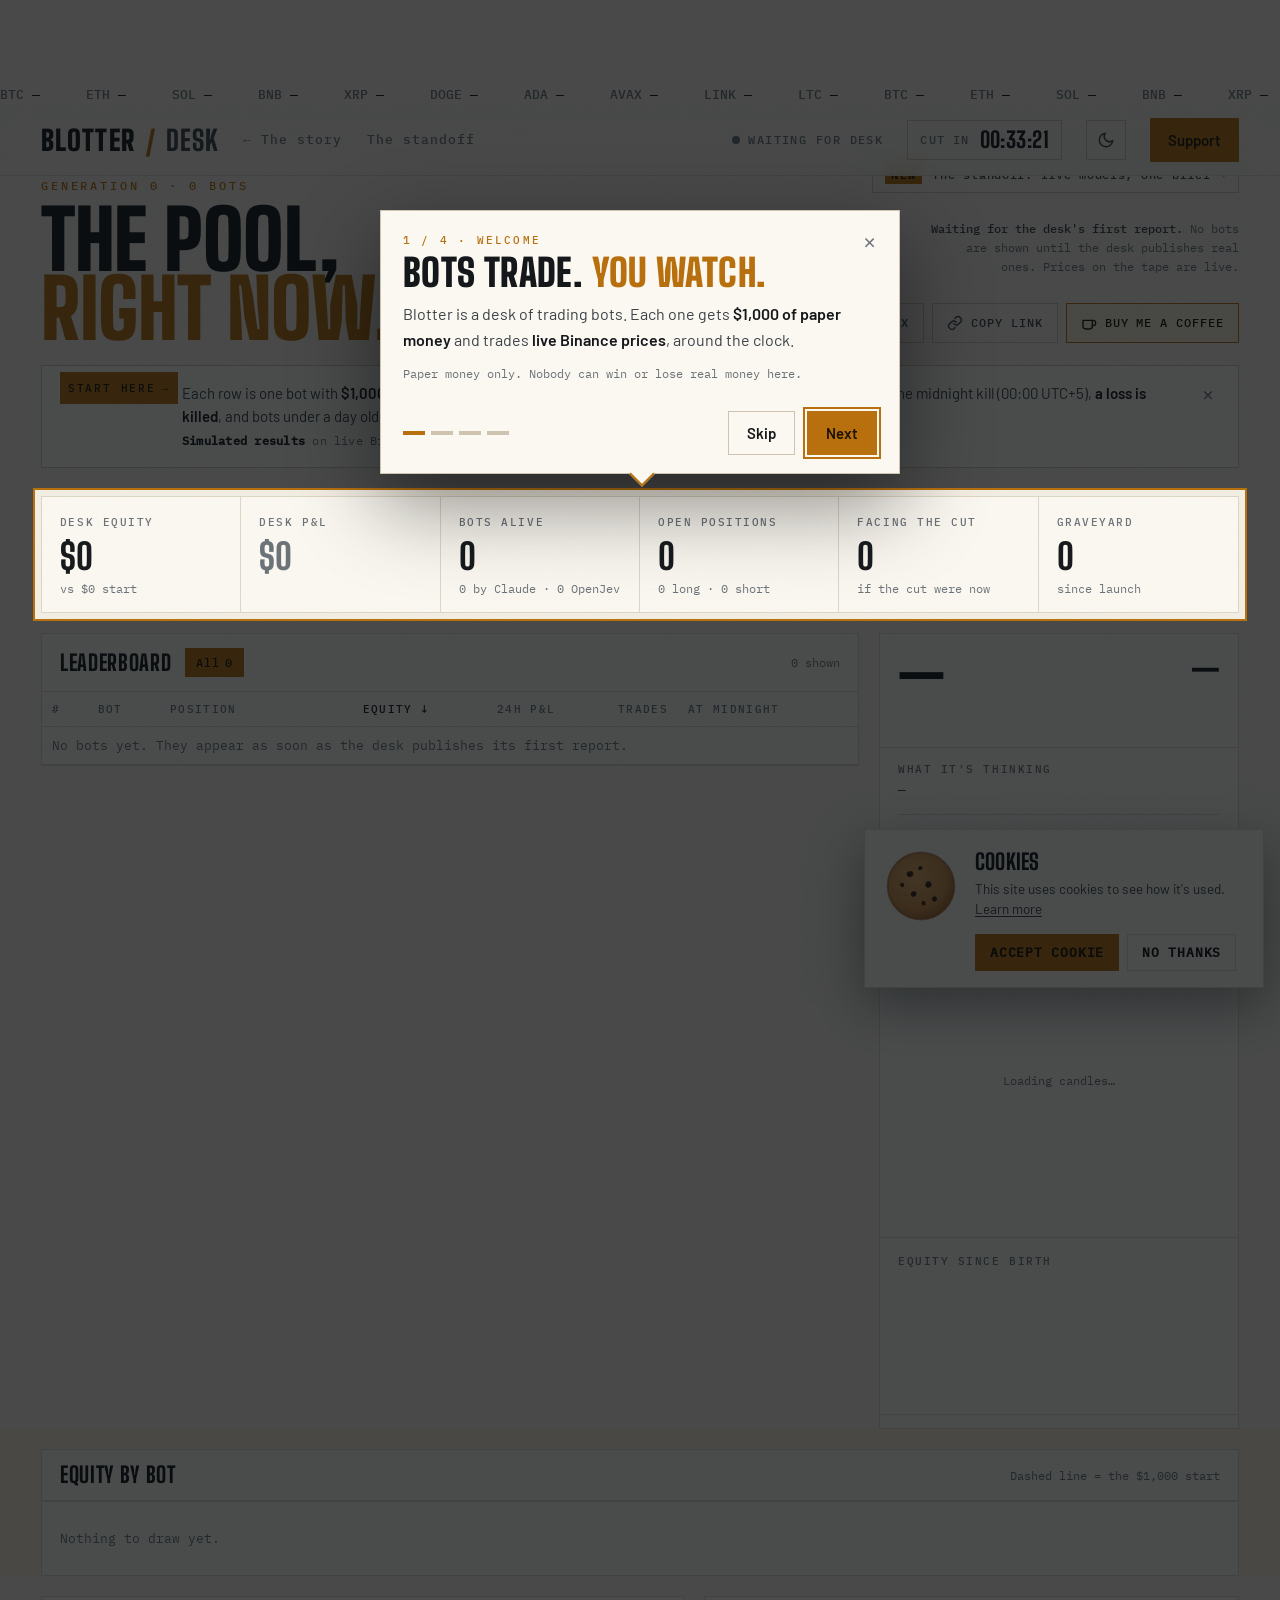
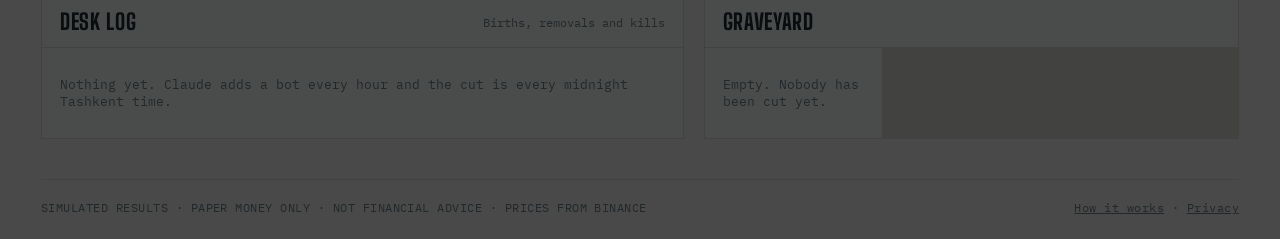
<file: docs/desk.html>
<!doctype html>
<html lang="en">
<head>
<meta charset="utf-8">
<meta name="viewport" content="width=device-width,initial-scale=1,viewport-fit=cover">
<title>Live crypto paper trading bots leaderboard · Blotter Desk</title>
<link rel="canonical" href="https://daniiiiilllll546-oss.github.io/Blotter/desk.html">
<meta name="description" content="Live leaderboard of crypto paper trading bots on real Binance prices: every bot, its position, its equity and whether it survives tonight's kill.">
<meta property="og:title" content="x">
<meta property="og:description" content="Live leaderboard of crypto paper trading bots on real Binance prices: every bot, its position, its equity and whether it survives tonight's kill.">
<meta property="og:type" content="website">
<meta property="og:url" content="https://daniiiiilllll546-oss.github.io/Blotter/desk.html">
<meta property="og:image" content="https://daniiiiilllll546-oss.github.io/Blotter/brand/og.png">
<meta name="twitter:card" content="summary_large_image">
<meta name="theme-color" content="#0B1116">
<script src="theme.js?v=2bd298dd"></script>
<link rel="stylesheet" href="theme.css?v=69bb1f0f">
<link rel="stylesheet" href="judge.css?v=864942a6">
<script src="transition.js?v=ae901faa"></script>
<link rel="icon" type="image/svg+xml" href="brand/favicon.svg">
<link rel="icon" type="image/png" sizes="32x32" href="brand/favicon-32.png">
<link rel="apple-touch-icon" href="brand/apple-touch-icon.png">
<link rel="preload" href="fonts/big-shoulders-display-latin-900-normal.woff2" as="font" type="font/woff2" crossorigin>
<link rel="preload" href="fonts/barlow-latin-400-normal.woff2" as="font" type="font/woff2" crossorigin>
<link rel="preload" href="fonts/ibm-plex-mono-latin-500-normal.woff2" as="font" type="font/woff2" crossorigin>
<link rel="stylesheet" href="fonts/fonts.css">
<link rel="stylesheet" href="extras.css?v=0d4e8541">
<style>
:root{
  color-scheme: dark;
  --ink:#0B1116; --ink2:#0F171D; --panel:#121B22; --panel2:#18232D; --line:#22313D; --line2:#2B3C4A;
  --text:#ECE6D6; --soft:#C3CACF; --muted:#8593A0;
  --amber:#E8A33D; --amber-hi:#F4BE6B; --amber-deep:#6B4E1F; --amber-ink:#17110A;
  --green:#3EC690; --red:#F0625A; --violet:#B99BE8; --cyan:#72B8D8;
  --green-bg:#11261E; --red-bg:#2A1416;
  --f-disp:'Big Shoulders Display','Arial Narrow','Helvetica Neue',sans-serif;
  --f-body:Barlow,'Segoe UI',system-ui,sans-serif;
  --f-mono:'IBM Plex Mono',ui-monospace,SFMono-Regular,Menlo,monospace;
  --gut:clamp(16px,3.2vw,48px);
  --ease:cubic-bezier(.2,.7,.1,1);
  --navh:72px;
}
*{box-sizing:border-box}
html{background:var(--ink);overflow-x:clip}
body{margin:0;background:var(--ink);color:var(--text);font:16px/1.5 var(--f-body);-webkit-font-smoothing:antialiased;overflow-x:clip}
a{color:var(--amber)}
button{font:inherit;color:inherit}
::selection{background:var(--amber);color:var(--amber-ink)}
:focus-visible{outline:2px solid var(--amber);outline-offset:2px}
.mono{font-family:var(--f-mono);font-variant-numeric:tabular-nums}
.up{color:var(--green)}.dn{color:var(--red)}.mu{color:var(--muted)}
.grain{position:fixed;inset:0;z-index:60;pointer-events:none;opacity:.045;background-image:url("data:image/svg+xml,%3Csvg xmlns='http://www.w3.org/2000/svg' width='220' height='220'%3E%3Cfilter id='n'%3E%3CfeTurbulence type='fractalNoise' baseFrequency='.85' numOctaves='3' stitchTiles='stitch'/%3E%3C/filter%3E%3Crect width='100%25' height='100%25' filter='url(%23n)'/%3E%3C/svg%3E");animation:grain 1.2s steps(6) infinite}
@keyframes grain{0%{background-position:0 0}20%{background-position:-61px 37px}40%{background-position:43px -71px}60%{background-position:-29px -17px}80%{background-position:67px 53px}100%{background-position:0 0}}
@keyframes pulse{50%{opacity:.3}}
@media (prefers-reduced-motion:reduce){.grain{animation:none}*{animation-duration:.001s!important;transition-duration:.001s!important}}

/* ---------- nav ---------- */
.nav{position:sticky;top:0;z-index:40;height:calc(var(--navh) + env(safe-area-inset-top,0px));padding:env(safe-area-inset-top,0px) var(--gut) 0;display:flex;align-items:center;gap:24px;background:rgba(11,17,22,.86);backdrop-filter:blur(12px);-webkit-backdrop-filter:blur(12px);border-bottom:1px solid var(--line)}
.brand{display:flex;align-items:baseline;gap:10px;text-decoration:none;color:var(--text)}
.logo{font:900 28px/1 var(--f-disp);letter-spacing:.04em;text-transform:uppercase}
.slash{font:800 28px/1 var(--f-disp);color:var(--amber)}
.page{font:800 28px/1 var(--f-disp);letter-spacing:.04em;text-transform:uppercase;color:var(--soft)}
.back{font:500 13px var(--f-mono);letter-spacing:.08em;color:var(--muted);text-decoration:none;white-space:nowrap}
.back:hover{color:var(--amber)}
.nav-mid{flex:1}
.topr{display:flex;flex-direction:column;align-items:flex-end;gap:14px}
.duelpill{display:inline-flex;align-items:center;gap:10px;font:500 12px var(--f-mono);letter-spacing:.06em;color:var(--soft);text-decoration:none;border:1px solid var(--line2);padding:8px 12px;transition:border-color .3s,color .3s}
.duelpill b{font-weight:500;color:var(--amber-ink);background:var(--amber);padding:2px 6px;letter-spacing:.12em}
.duelpill:hover{border-color:var(--amber);color:var(--amber)}
@media (max-width:760px){.topr{align-items:flex-start}}
.live{display:flex;align-items:center;gap:8px;font:500 12px var(--f-mono);letter-spacing:.12em;color:var(--green);white-space:nowrap}
.live i{width:8px;height:8px;border-radius:50%;background:currentColor;animation:pulse 1.6s ease-in-out infinite}
.live.sample,.live.stale{color:var(--muted)}
.cut{display:flex;align-items:center;gap:10px;border:1px solid var(--line2);padding:8px 12px;font:500 12px var(--f-mono);letter-spacing:.1em;color:var(--muted);white-space:nowrap}
.cut b{font:800 22px/1 var(--f-disp);letter-spacing:.02em;color:var(--text);font-variant-numeric:tabular-nums}
.btn{display:inline-flex;align-items:center;justify-content:center;gap:10px;height:44px;padding:0 18px;font:600 15px var(--f-body);text-decoration:none;white-space:nowrap;border:0;cursor:pointer;transition:background .3s,color .3s,border-color .3s}
.btn-amber{background:var(--amber);color:var(--amber-ink)}
.btn-amber:hover{background:var(--amber-hi)}
.btn-line{border:1px solid var(--line2);color:var(--text);background:transparent}
.btn-line:hover{border-color:var(--amber);color:var(--amber)}

/* ---------- tape ---------- */
.tape{height:44px;border-bottom:1px solid var(--line);overflow:hidden;background:var(--ink2)}
.tape-track{display:flex;width:max-content;animation:tape 70s linear infinite}
.tape:hover .tape-track{animation-play-state:paused}
@keyframes tape{to{transform:translateX(-50%)}}
.tape-set{display:flex;gap:40px;align-items:center;height:44px;padding-right:40px;font:13px var(--f-mono);white-space:nowrap;font-variant-numeric:tabular-nums}
.tape-set b{font-weight:500;color:var(--muted);margin-right:8px}
.tape-set .p{font-style:normal;transition:color .6s}
.tape-set .c{font-style:normal;margin-left:6px}

/* ---------- headline + stats ---------- */
.top{padding:40px var(--gut) 0;display:grid;grid-template-columns:minmax(0,1fr) auto;gap:24px;align-items:end}
.eyebrow{font:500 12px var(--f-mono);letter-spacing:.24em;color:var(--amber);text-transform:uppercase}
.h1{font:900 clamp(48px,6.4vw,104px)/.84 var(--f-disp);letter-spacing:-.005em;text-transform:uppercase;margin:12px 0 0}
.h1 .hl{color:var(--amber)}
.srcnote{font:12px/1.6 var(--f-mono);color:var(--muted);max-width:44ch;text-align:right}
.srcnote b{color:var(--soft);font-weight:500}
.stats{margin:28px var(--gut) 0;display:grid;grid-template-columns:repeat(6,minmax(0,1fr));border:1px solid var(--line);background:var(--panel)}
.stat{padding:18px 18px 16px;border-right:1px solid var(--line);min-width:0}
.stat:last-child{border-right:0}
.stat .k{font:500 11px var(--f-mono);letter-spacing:.14em;color:var(--muted);text-transform:uppercase;white-space:nowrap}
.stat .v{font:800 clamp(30px,2.8vw,44px)/1 var(--f-disp);margin-top:10px;font-variant-numeric:tabular-nums;white-space:nowrap;overflow:hidden;text-overflow:ellipsis}
.stat .s{font:12px var(--f-mono);color:var(--muted);margin-top:6px;white-space:nowrap}

/* ---------- main grid ---------- */
.main{display:grid;grid-template-columns:minmax(0,1fr) minmax(360px,28vw);gap:20px;padding:20px var(--gut) 0;align-items:start}
.panel{background:var(--panel);border:1px solid var(--line);min-width:0}
.ph{display:flex;align-items:center;gap:14px;flex-wrap:wrap;padding:14px 18px;border-bottom:1px solid var(--line)}
.ph h2{font:800 22px/1 var(--f-disp);text-transform:uppercase;letter-spacing:.03em;margin:0}
.ph .sp{flex:1}
.ph .meta{font:12px var(--f-mono);color:var(--muted)}
.chips{display:flex;gap:6px;flex-wrap:wrap}
.fchip{border:1px solid var(--line2);background:transparent;padding:6px 10px;font:500 12px var(--f-mono);letter-spacing:.06em;color:var(--soft);cursor:pointer;white-space:nowrap}
.fchip b{font-weight:500;color:var(--muted);margin-left:6px}
.fchip:hover{border-color:var(--muted)}
.fchip[aria-pressed="true"]{background:var(--amber);border-color:var(--amber);color:var(--amber-ink)}
.fchip[aria-pressed="true"] b{color:var(--amber-ink)}

/* leaderboard */
.lb{width:100%;border-collapse:collapse;font:14px var(--f-mono);font-variant-numeric:tabular-nums}
.lb th{font:500 11px var(--f-mono);letter-spacing:.12em;color:var(--muted);text-transform:uppercase;text-align:right;padding:10px 10px;border-bottom:1px solid var(--line);white-space:nowrap;position:sticky;top:0;background:var(--panel)}
.lb th.l,.lb td.l{text-align:left}
.lb th button{all:unset;cursor:pointer}
.lb th button:hover,.lb th[aria-sort] button{color:var(--text)}
.lb th[aria-sort="descending"] button::after{content:" ↓"}
.lb th[aria-sort="ascending"] button::after{content:" ↑"}
.lb td{padding:10px 10px;border-bottom:1px solid #1B2831;text-align:right;white-space:nowrap;vertical-align:middle}
.lb tr.row{cursor:pointer;transition:background .25s}
.lb tr.row:hover{background:#16212A}
.lb tr.row.sel{background:#1B2630;box-shadow:inset 3px 0 0 var(--amber)}
.lb tr.row.dead td{opacity:.55}
.rk{color:var(--muted);width:34px}
.nm{font:800 20px/1 var(--f-disp);text-transform:uppercase;letter-spacing:.02em;color:var(--text)}
.sub{display:block;font:11px/1.4 var(--f-mono);color:var(--muted);margin-top:4px;letter-spacing:.02em;white-space:normal;max-width:240px}
.lb td.bot{min-width:190px}
@media (max-width:1439px) and (min-width:1181px){.lb .cv{display:none}}
.tag{display:inline-block;font:500 10px var(--f-mono);letter-spacing:.08em;text-transform:uppercase;padding:2px 6px;border:1px solid var(--line2);margin-left:8px;vertical-align:3px}
.tag.claude{border-color:var(--violet);color:var(--violet)}.tag.jev{border-color:var(--cyan);color:var(--cyan)}
.pos{display:inline-flex;align-items:center;gap:6px;font:500 11px var(--f-mono);letter-spacing:.08em;padding:3px 7px}
.pos.long{background:var(--green-bg);color:var(--green)}.pos.short{background:var(--red-bg);color:var(--red)}.pos.flat{color:var(--muted);border:1px solid var(--line2)}
.eqv{font-weight:500;color:var(--text);transition:background-color 1s;padding:2px 4px;margin:-2px -4px}
.eqv.fu{background-color:rgba(62,198,144,.22);transition:none}.eqv.fd{background-color:rgba(240,98,90,.22);transition:none}
.vchip{display:inline-block;font:500 10px var(--f-mono);letter-spacing:.08em;text-transform:uppercase;padding:4px 7px;border:1px solid var(--line2)}
.vchip.safe{border-color:var(--green);color:var(--green)}.vchip.grace{border-color:var(--cyan);color:var(--cyan)}.vchip.kill{background:var(--red);border-color:var(--red);color:#1a0a0a}.vchip.stopped{border-color:var(--red);color:var(--red)}
.spk{display:block}
.lb-wrap{overflow-x:auto}
.cards{display:none}

/* detail */
.detail{position:sticky;top:calc(var(--navh) + 16px);max-height:calc(100vh - var(--navh) - 32px);overflow:auto;scrollbar-width:thin;scrollbar-color:var(--line2) transparent}
.dt-head{padding:18px 18px 14px;border-bottom:1px solid var(--line)}
.dt-top{display:flex;justify-content:space-between;align-items:flex-start;gap:12px}
.dt-name{font:900 52px/.85 var(--f-disp);text-transform:uppercase;letter-spacing:.01em;margin:0}
.dt-fam{font:12px var(--f-mono);color:var(--muted);margin-top:8px;letter-spacing:.04em}
.dt-eq{text-align:right}
.dt-eq .v{font:800 34px/1 var(--f-disp);font-variant-numeric:tabular-nums}
.dt-eq .s{font:12px var(--f-mono);margin-top:4px}
.dt-close{display:none}
.verdict{margin-top:14px;display:flex;gap:10px;align-items:center;font:13px var(--f-mono);color:var(--soft);flex-wrap:wrap}
.jevchip{display:flex;align-items:center;gap:8px;font:500 12px var(--f-mono);letter-spacing:.1em;color:var(--cyan);white-space:nowrap;border:1px solid rgba(114,184,216,.35);padding:7px 10px}
.jevchip[hidden]{display:none}
.jevchip i{width:7px;height:7px;border-radius:50%;background:currentColor}
.jevchip.bad{color:var(--red);border-color:rgba(240,98,90,.4)}.jevchip.idle{color:var(--muted);border-color:var(--line2)}
.jdbox{margin:0 18px;padding:14px 0;border-bottom:1px solid var(--line)}
.jevd{margin:0 18px;padding:14px 0;border-bottom:1px solid var(--line);font:12px/1.5 var(--f-mono);color:var(--soft)}
.jevd b{display:block;font:500 11px var(--f-mono);letter-spacing:.14em;color:var(--cyan);margin-bottom:8px}
.jevd .row{display:grid;grid-template-columns:52px 1fr 48px;gap:10px;align-items:center;margin:4px 0}
.jevd .bar{height:6px;background:var(--line);position:relative;overflow:hidden}.jevd .bar span{position:absolute;inset:0 auto 0 0;background:var(--cyan)}
.jevd .row.pick{color:var(--text)}.jevd .row.pick .bar span{background:var(--amber)}
.jevd .mu{color:var(--muted)}
.jevd .jloop{display:flex;flex-wrap:wrap;gap:3px;margin:0 0 10px}.jevd .jloop i{font:500 9px var(--f-mono);letter-spacing:.1em;font-style:normal;padding:3px 5px;border:1px solid var(--line2);color:var(--muted)}
.jevd .jloop i.on{color:var(--soft);border-color:rgba(114,184,216,.4)}.jevd .jloop i.now{color:var(--bg);background:var(--cyan);border-color:var(--cyan)}
.jevd .jdec{display:flex;align-items:center;gap:12px;margin:0 0 6px}
.jevd .jbadge{font:600 12px var(--f-mono);letter-spacing:.14em;padding:4px 10px;border:1px solid currentColor}
.jevd .jbadge.buy{color:var(--green,#4cc38a)}.jevd .jbadge.sell{color:var(--red)}.jevd .jbadge.hold{color:var(--muted)}
.jevd .jsec{font:500 10px var(--f-mono);letter-spacing:.14em;color:var(--cyan);margin:12px 0 5px}
.jevd .chk{display:grid;grid-template-columns:16px 120px 1fr;gap:8px;margin:3px 0;align-items:baseline}
.jevd .chk .mk{font-weight:700}.jevd .chk.ok .mk{color:var(--green,#4cc38a)}.jevd .chk.no .mk{color:var(--red)}.jevd .chk.no>span:nth-child(2){color:var(--text)}
.jevd .plan{display:flex;flex-wrap:wrap;gap:4px 14px}.jevd .plan u{text-decoration:none;color:var(--text)}
.think{margin:0 18px;padding:14px 0;border-bottom:1px solid var(--line);font:13px/1.5 var(--f-mono);color:var(--soft)}
.think b{display:block;font:500 11px var(--f-mono);letter-spacing:.14em;color:var(--muted);margin-bottom:4px}
.sec{padding:16px 18px;border-bottom:1px solid var(--line)}
.sec:last-child{border-bottom:0}
.lbl{display:flex;justify-content:space-between;gap:10px;font:500 11px var(--f-mono);letter-spacing:.14em;color:var(--muted);text-transform:uppercase;margin-bottom:10px}
.poscard{display:grid;grid-template-columns:repeat(3,minmax(0,1fr));gap:1px;background:var(--line);border:1px solid var(--line)}
.poscard div{background:var(--ink2);padding:10px 12px;min-width:0}
.poscard .k{font:10px var(--f-mono);letter-spacing:.12em;color:var(--muted)}
.poscard .v{font:500 14px var(--f-mono);margin-top:4px;font-variant-numeric:tabular-nums;white-space:nowrap;overflow:hidden;text-overflow:ellipsis}
.risk{margin-top:12px;height:6px;background:var(--line);position:relative}
.risk i{position:absolute;top:-4px;width:2px;height:14px;background:var(--text);transition:left .6s var(--ease)}
.risk .rs{position:absolute;inset:0 auto 0 0;background:linear-gradient(90deg,var(--red),transparent)}
.risk-lb{display:flex;justify-content:space-between;font:11px var(--f-mono);color:var(--muted);margin-top:8px}
#chart{height:280px;position:relative}
.chart-empty{position:absolute;inset:0;display:grid;place-items:center;text-align:center;padding:20px;font:12px/1.6 var(--f-mono);color:var(--muted)}
.tfs{display:flex;gap:4px}
.tfs button{all:unset;cursor:pointer;font:500 11px var(--f-mono);padding:3px 7px;border:1px solid var(--line2);color:var(--muted)}
.tfs button[aria-pressed="true"]{border-color:var(--amber);color:var(--amber)}
.eqsvg{display:block;width:100%;height:120px}
.genes{display:grid;grid-template-columns:repeat(3,minmax(0,1fr));gap:4px}
.gene{background:var(--ink2);border-top:2px solid var(--gc,var(--line2));padding:9px 10px;min-width:0}
.gene .k{font:10px var(--f-mono);letter-spacing:.08em;color:var(--muted);text-transform:uppercase;white-space:nowrap;overflow:hidden;text-overflow:ellipsis}
.gene .v{font:800 22px/1 var(--f-disp);margin-top:6px;font-variant-numeric:tabular-nums}
.trades{width:100%;border-collapse:collapse;font:12px var(--f-mono);font-variant-numeric:tabular-nums}
.trades td{padding:7px 0;border-bottom:1px solid #1B2831;text-align:right}
.trades td:first-child{text-align:left}
.lineage{font:13px var(--f-mono);color:var(--soft)}
.lineage b{color:var(--amber);font-weight:500}

/* equity small multiples */
.band{padding:20px var(--gut) 0}
.mult{display:grid;grid-template-columns:repeat(auto-fill,minmax(210px,1fr));gap:1px;background:var(--line);border-top:1px solid var(--line)}
.mc{background:var(--panel);padding:12px 14px 10px;cursor:pointer;text-align:left;border:0;display:block;width:100%;transition:background .25s;position:relative}
.mc:hover{background:#16212A}
.mc.sel{box-shadow:inset 0 2px 0 var(--amber)}
.mc .t{display:flex;justify-content:space-between;gap:8px;align-items:baseline}
.mc .n{font:800 18px/1 var(--f-disp);text-transform:uppercase;white-space:nowrap;overflow:hidden;text-overflow:ellipsis}
.mc .e{font:500 13px var(--f-mono);font-variant-numeric:tabular-nums}
.mc .m{font:11px var(--f-mono);color:var(--muted);margin-top:4px;white-space:nowrap;overflow:hidden;text-overflow:ellipsis}
.mc svg{display:block;width:100%;height:64px;margin-top:8px}
.mc path.ln{stroke-dasharray:1;stroke-dashoffset:1;animation:draw 1.4s var(--ease) forwards}
@keyframes draw{to{stroke-dashoffset:0}}

/* log + graveyard */
.duo{display:grid;grid-template-columns:minmax(0,1.2fr) minmax(0,1fr);gap:20px;padding:20px var(--gut) 0}
.log{max-height:520px;overflow:auto;scrollbar-width:thin;scrollbar-color:var(--line2) transparent}
.ev{display:grid;grid-template-columns:86px 18px minmax(0,1fr);gap:10px;padding:12px 18px;border-bottom:1px solid #1B2831;align-items:start}
.ev time{font:11px var(--f-mono);color:var(--muted);padding-top:3px}
.ev .dot{width:10px;height:10px;border-radius:50%;margin-top:5px;background:var(--muted)}
.ev .tx{font-size:15px;line-height:1.45;color:var(--soft)}
.ev .tx b{font-weight:600;color:var(--text)}
.ev .tx small{display:block;font:12px var(--f-mono);color:var(--muted);margin-top:3px}
.ev.cull{background:#15130E}
.graves{display:grid;grid-template-columns:repeat(auto-fill,minmax(170px,1fr));gap:1px;background:var(--line);max-height:520px;overflow:auto}
.grave{background:var(--panel);padding:12px 14px}
.grave .n{font:800 20px/1 var(--f-disp);text-transform:uppercase;color:#6A5557;text-decoration:line-through;text-decoration-color:var(--red);text-decoration-thickness:2px}
.grave .r{font:11px/1.45 var(--f-mono);color:var(--muted);margin-top:6px}
.grave .q{font:12px var(--f-mono);color:var(--soft);margin-top:6px}
.empty{padding:28px 18px;font:13px var(--f-mono);color:var(--muted)}

footer{display:flex;justify-content:space-between;gap:16px;flex-wrap:wrap;margin:40px var(--gut) 0;padding:20px 0 calc(24px + env(safe-area-inset-bottom,0px));border-top:1px solid var(--line);font:12px var(--f-mono);letter-spacing:.04em;color:var(--muted)}
footer a{color:var(--muted)}

/* entrance */
.js .rise{opacity:0;transform:translateY(18px)}

/* ---------- responsive ---------- */
@media (max-width:1180px){
  .stats{grid-template-columns:repeat(3,minmax(0,1fr))}
  .stat:nth-child(3){border-right:0}
  .stat:nth-child(-n+3){border-bottom:1px solid var(--line)}
  .main{grid-template-columns:minmax(0,1fr)}
  .detail{position:fixed;inset:0;z-index:55;max-height:none;border:0;transform:translateY(100%);transition:transform .55s var(--ease);padding-bottom:env(safe-area-inset-bottom,0px)}
  .detail.open{transform:none}
  .dt-close{display:inline-flex;position:sticky;top:0;z-index:2;width:100%;justify-content:space-between;align-items:center;padding:calc(12px + env(safe-area-inset-top,0px)) 18px 12px;background:rgba(18,27,34,.94);backdrop-filter:blur(8px);-webkit-backdrop-filter:blur(8px);border:0;border-bottom:1px solid var(--line);font:500 12px var(--f-mono);letter-spacing:.14em;color:var(--muted);cursor:pointer}
  .dt-close span:last-child{font-size:22px;color:var(--text);letter-spacing:0}
  body.sheet{overflow:hidden}
  .duo{grid-template-columns:minmax(0,1fr)}
}
@media (max-width:760px){
  :root{--navh:60px}
  .logo,.slash,.page{font-size:24px}
  .page,.slash,.nav .back,.nav .btn,.nav .live,.jevchip{display:none!important}
  .cut{padding:6px 10px}.cut b{font-size:19px}
  .top{grid-template-columns:1fr;padding-top:28px}
  .srcnote{text-align:left}
  .stats{grid-template-columns:repeat(2,minmax(0,1fr))}
  .stat{border-right:1px solid var(--line)!important;border-bottom:1px solid var(--line)}
  .stat:nth-child(2n){border-right:0!important}
  .stat:nth-last-child(-n+2){border-bottom:0}
  .stat{padding:14px}
  .lb-wrap{display:none}
  .cards{display:block}
  .card{display:grid;grid-template-columns:minmax(0,1fr) auto;gap:6px 12px;padding:14px 16px;border-bottom:1px solid #1B2831;cursor:pointer;width:100%;text-align:left;background:transparent;border-left:0;border-right:0;border-top:0}
  .card.sel{box-shadow:inset 3px 0 0 var(--amber)}
  .card .r2{grid-column:1/-1;display:grid;grid-template-columns:minmax(118px,auto) minmax(0,1fr) 96px;align-items:center;gap:12px;min-height:30px}
  .card .r2>span:first-child{display:flex;align-items:center;gap:8px;white-space:nowrap}
  .card .r2 [data-up]{font:12px var(--f-mono)}
  .card .r2 .spk{justify-self:end;max-width:100%}
  .card .r2 .vchip{text-align:center;justify-self:end;width:96px}
  .card .r2 .pos{min-width:64px;justify-content:center}
  .card>span:first-child{min-width:0}
  .card .sub{max-width:100%;overflow-wrap:anywhere}
  .card .eqc{text-align:right;font:500 16px var(--f-mono)}
  .card .eqc small{display:block;font:12px var(--f-mono)}
  .dt-name{font-size:44px}
  .genes{grid-template-columns:repeat(2,minmax(0,1fr))}
  .mult{grid-template-columns:repeat(2,minmax(0,1fr))}
  .mc .n{font-size:16px}
  .ev{grid-template-columns:62px 14px minmax(0,1fr);padding:12px 14px}
}

@media (hover:none),(pointer:coarse){.grain{animation:none}}
</style>
<link rel="stylesheet" href="nav.css?v=a37fa1f0">
</head>
<body>
<noscript><p style="margin:0;padding:12px 16px;background:#E8A33D;color:#17110A;font:600 15px sans-serif">The live numbers on this page need JavaScript. The rules are on <a href="how-it-works.html" style="color:#17110A">How it works</a>.</p></noscript>
<div class="grain" aria-hidden="true"></div>
<script>document.documentElement.classList.add('js')</script>

<header class="nav">
  <a class="brand" href="index.html" aria-label="Blotter home"><span class="logo">Blotter</span><span class="slash">/</span><span class="page">Desk</span></a>
  <a class="back" href="index.html">← The story</a>
  <a class="back" href="duel.html">The standoff</a>
  <span class="nav-mid"></span>
  <span class="live sample" id="live"><i></i><span id="livetext">CONNECTING</span></span>
  <span class="jevchip" id="jevchip" hidden title="OpenJev (Codiv) health, from the latest desk report"><i></i><span id="jevtext">OPENJEV</span></span>
  <span class="cut" title="Every midnight (Tashkent time) each bot must show a profit over its last 24 hours">CUT IN <b id="cut">--:--:--</b></span>
  <button class="themebtn" type="button" data-theme-toggle aria-label="Switch to light mode"></button>
  <a class="btn btn-amber" href="support.html">Support</a>
</header>

<div class="tape" aria-label="Live prices"><div class="tape-track" id="tape"></div></div>

<main>
  <section class="top">
    <div>
      <div class="eyebrow rise" id="gen">Generation —</div>
      <h1 class="h1 rise">The pool,<br><span class="hl">right now.</span></h1>
    </div>
    <div class="topr rise"><a class="duelpill" href="duel.html"><b>NEW</b> The standoff: five models, one brief →</a><p class="srcnote" id="srcnote">Loading the desk…</p><div class="sharebar" data-coffee data-share="A live leaderboard of evolving trading bots. The losers are killed every midnight." data-url="https://daniiiiilllll546-oss.github.io/Blotter/desk.html"></div></div>
  </section>

  <aside class="starthere" data-starthere="desk" aria-label="Start here"><button type="button" class="tag" data-guide-open aria-label="Start here: open the quick guide">START HERE <span aria-hidden="true">→</span></button><p>Each row is one bot with <b>$1,000 of paper money</b>. Its P&amp;L over the last 24 hours decides its fate: <b>profit survives</b> the midnight kill (00:00 UTC+5), <b>a loss is killed</b>, and bots under a day old are protected. Tap a row for its chart and trades. <a href="how-it-works.html">Full rules</a>.<br><span class="simnote"><b>Simulated results</b> on live Binance prices. Not financial advice.</span></p><button type="button" data-close aria-label="Close this note">×</button></aside>

  <section class="stats rise" aria-label="Desk totals">
    <div class="stat"><div class="k">Desk equity</div><div class="v mono" id="s-eq">—</div><div class="s" id="s-eq2">&nbsp;</div></div>
    <div class="stat"><div class="k">Desk P&amp;L</div><div class="v mono" id="s-pnl">—</div><div class="s" id="s-pnl2">&nbsp;</div></div>
    <div class="stat"><div class="k">Bots alive</div><div class="v mono" id="s-alive">—</div><div class="s" id="s-alive2">&nbsp;</div></div>
    <div class="stat"><div class="k">Open positions</div><div class="v mono" id="s-open">—</div><div class="s" id="s-open2">&nbsp;</div></div>
    <div class="stat"><div class="k">Facing the cut</div><div class="v mono" id="s-risk">—</div><div class="s" id="s-risk2">&nbsp;</div></div>
    <div class="stat"><div class="k">Graveyard</div><div class="v mono" id="s-dead">—</div><div class="s" id="s-dead2">&nbsp;</div></div>
  </section>

  <section class="jbooth rise" id="jbooth" hidden aria-live="polite"><span class="lab"></span><span class="txt"></span><span class="cnt"></span></section>

  <div class="main">
    <section class="panel rise" aria-labelledby="lb-title">
      <div class="ph">
        <h2 id="lb-title">Leaderboard</h2>
        <div class="chips" id="filters" role="group" aria-label="Filter bots"></div>
        <span class="sp"></span>
        <span class="meta" id="lbmeta">—</span>
      </div>
      <div class="lb-wrap">
        <table class="lb">
          <thead><tr>
            <th class="l">#</th>
            <th class="l"><button data-sort="name">Bot</button></th>
            <th class="l">Position</th>
            <th data-k="equity" aria-sort="descending"><button data-sort="equity">Equity</button></th>
            <th data-k="pnl3d"><button data-sort="pnl3d">24h P&amp;L</button></th>
            <th data-k="trades3d"><button data-sort="trades3d">Trades</button></th>
            <th class="l cv">Curve</th>
            <th class="l">At midnight</th>
          </tr></thead>
          <tbody id="rows"></tbody>
        </table>
      </div>
      <div class="cards" id="cards"></div>
    </section>

    <aside class="panel detail" id="detail" aria-label="Bot detail">
      <button class="dt-close" id="dtclose" type="button"><span>BACK TO THE POOL</span><span aria-hidden="true">×</span></button>
      <div class="dt-head">
        <div class="dt-top">
          <div style="min-width:0"><h2 class="dt-name" id="d-name">—</h2><div class="dt-fam" id="d-fam">&nbsp;</div></div>
          <div class="dt-eq"><div class="v" id="d-eq">—</div><div class="s" id="d-pnl">&nbsp;</div></div>
        </div>
        <div class="verdict" id="d-verdict"></div>
      </div>
      <div class="think" id="d-think"><b>WHAT IT'S THINKING</b><span>—</span></div>
      <div class="jevd" id="d-jev" hidden></div>
      <div class="jdbox" id="d-judge"></div>
      <div class="sec" id="d-possec">
        <div class="lbl"><span>Position</span><span id="d-posmark"></span></div>
        <div id="d-pos"></div>
      </div>
      <div class="sec">
        <div class="lbl"><span id="d-chartlb">Price</span><span class="tfs" id="d-tfs"></span></div>
        <div id="chart"><div class="chart-empty" id="chartempty">Loading candles…</div></div>
      </div>
      <div class="sec">
        <div class="lbl"><span>Equity since birth</span><span id="d-peak"></span></div>
        <svg class="eqsvg" id="d-eqsvg" viewBox="0 0 400 120" preserveAspectRatio="none" aria-hidden="true"></svg>
      </div>
      <div class="sec">
        <div class="lbl"><span>Genome</span><span id="d-gen"></span></div>
        <div class="genes" id="d-genes"></div>
        <div class="lineage" id="d-lineage" style="margin-top:12px"></div>
      </div>
      <div class="sec">
        <div class="lbl"><span>Recent trades</span><span id="d-tcount"></span></div>
        <div id="d-trades"></div>
      </div>
    </aside>
  </div>

  <section class="band rise" aria-labelledby="mult-title">
    <div class="panel">
      <div class="ph"><h2 id="mult-title">Equity by bot</h2><span class="sp"></span><span class="meta">Dashed line = the $1,000 start</span></div>
      <div class="mult" id="mult"></div>
    </div>
  </section>

  <div class="duo">
    <section class="panel rise" aria-labelledby="log-title">
      <div class="ph"><h2 id="log-title">Desk log</h2><span class="sp"></span><span class="meta">Births, removals and kills</span></div>
      <div class="log" id="log"></div>
    </section>
    <section class="panel rise" aria-labelledby="grave-title">
      <div class="ph"><h2 id="grave-title">Graveyard</h2><span class="sp"></span><span class="meta" id="gravemeta"></span></div>
      <div class="graves" id="graves"></div>
    </section>
  </div>

  <footer>
    <span>SIMULATED RESULTS · PAPER MONEY ONLY · NOT FINANCIAL ADVICE · PRICES FROM BINANCE</span>
    <span><a href="how-it-works.html">How it works</a> · <a href="privacy.html">Privacy</a></span>
  </footer>
</main>

<script src="vendor/gsap.min.js"></script>
<script src="vendor/ScrambleTextPlugin.min.js"></script>
<script src="vendor/lightweight-charts.standalone.production.js"></script>
<script src="judge.js?v=ca0eb302"></script>
<script src="desk.js?v=c4d9e1ae"></script>
<script src="config.js?v=7fde69ab"></script>
<script src="track.js?v=6efc5a61" defer></script>
<script src="extras.js?v=30370ef3"></script>
</body>
</html>
</file>
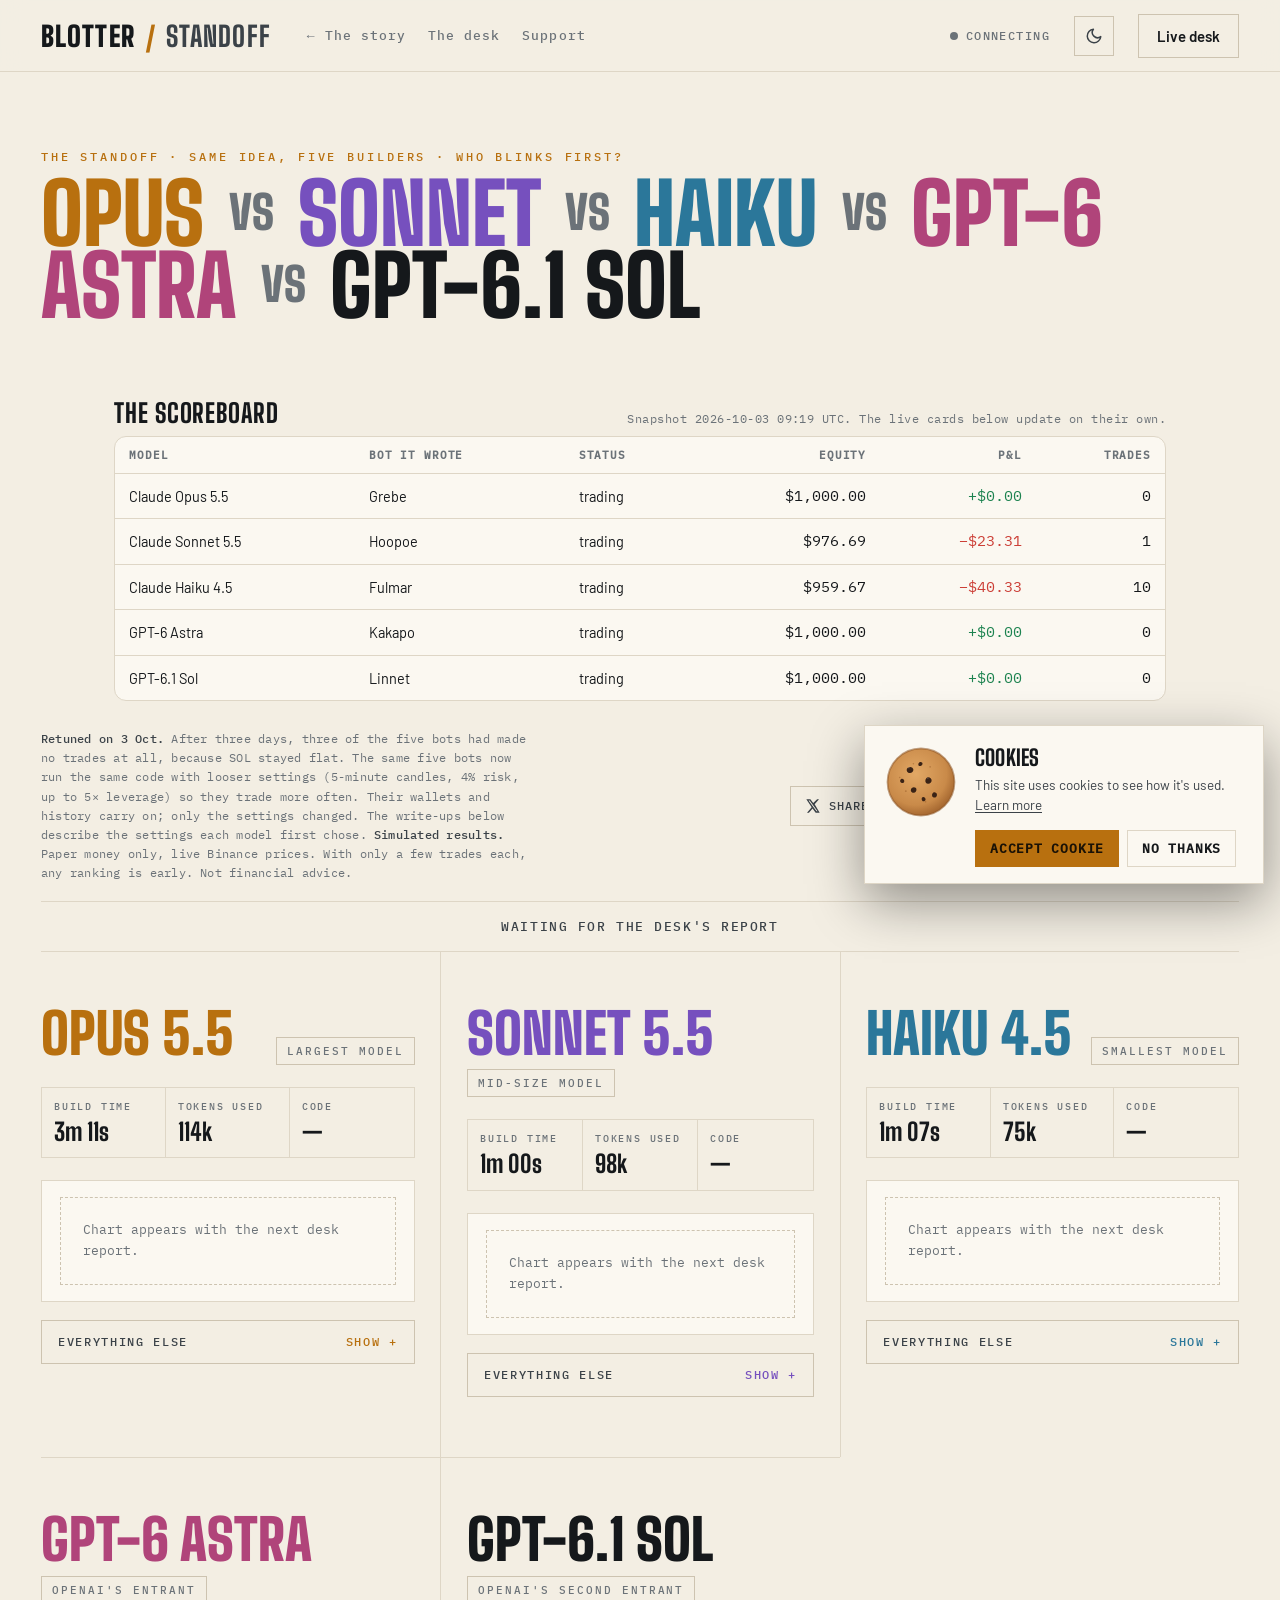
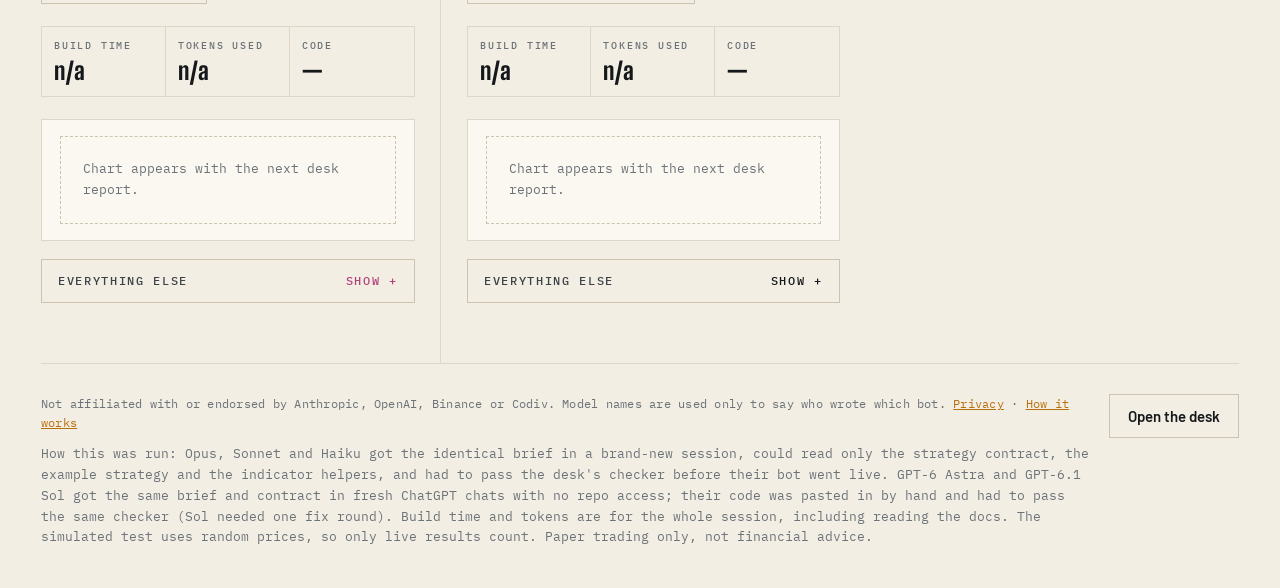
<file: docs/duel.html>
<!doctype html>
<html lang="en">
<head>
<meta charset="utf-8">
<meta name="viewport" content="width=device-width,initial-scale=1,viewport-fit=cover">
<title>AI trading bot competition: Claude vs GPT · The Standoff</title>
<link rel="canonical" href="https://daniiiiilllll546-oss.github.io/Blotter/duel.html">
<link rel="stylesheet" href="snapshot.css?v=ac0e2d4d">
<link rel="stylesheet" href="extras.css?v=0d4e8541">
<script type="application/ld+json">{"@context":"https://schema.org","@type":"Article","headline":"The Standoff: five AI models, one trading idea","description":"Opus 5.5, Sonnet 5.5, Haiku 4.5, GPT-6 Astra and GPT-6.1 Sol were given the same plain-English trading idea and each wrote a bot. All five trade live on the Blotter desk under the same rules.","mainEntityOfPage":"https://daniiiiilllll546-oss.github.io/Blotter/duel.html","author":{"@type":"Organization","name":"Blotter"}}</script>
<meta name="description" content="AI trading bot competition: Claude Opus, Sonnet, Haiku, GPT-6 Astra and GPT-6.1 Sol each built a bot from one brief. All five trade live on paper money.">
<meta property="og:title" content="AI trading bot competition: Claude vs GPT · The Standoff">
<meta property="og:description" content="AI trading bot competition: Claude Opus, Sonnet, Haiku, GPT-6 Astra and GPT-6.1 Sol each built a bot from one brief. All five trade live on paper money.">
<meta property="og:type" content="website">
<meta property="og:url" content="https://daniiiiilllll546-oss.github.io/Blotter/duel.html">
<meta property="og:image" content="https://daniiiiilllll546-oss.github.io/Blotter/brand/og.png">
<meta name="twitter:card" content="summary_large_image">
<meta name="theme-color" content="#0B1116">
<script src="theme.js?v=2bd298dd"></script>
<link rel="stylesheet" href="theme.css?v=69bb1f0f">
<script src="transition.js?v=ae901faa"></script>
<link rel="icon" type="image/svg+xml" href="brand/favicon.svg">
<link rel="icon" type="image/png" sizes="32x32" href="brand/favicon-32.png">
<link rel="apple-touch-icon" href="brand/apple-touch-icon.png">
<link rel="preload" href="fonts/big-shoulders-display-latin-900-normal.woff2" as="font" type="font/woff2" crossorigin>
<link rel="preload" href="fonts/barlow-latin-400-normal.woff2" as="font" type="font/woff2" crossorigin>
<link rel="preload" href="fonts/ibm-plex-mono-latin-500-normal.woff2" as="font" type="font/woff2" crossorigin>
<link rel="stylesheet" href="fonts/fonts.css">
<style>
:root{--rose:#E58FB5}
:root{
  color-scheme: dark;
  --ink:#0B1116; --panel:#121B22; --panel2:#18232D; --line:#22313D; --line2:#2B3C4A;
  --text:#ECE6D6; --soft:#C3CACF; --muted:#8593A0;
  --amber:#E8A33D; --amber-ink:#17110A; --green:#3EC690; --red:#F0625A; --cyan:#72B8D8; --violet:#B99BE8;
  --f-disp:'Big Shoulders Display','Arial Narrow','Helvetica Neue',sans-serif;
  --f-body:Barlow,'Segoe UI',system-ui,sans-serif;
  --f-mono:'IBM Plex Mono',ui-monospace,SFMono-Regular,Menlo,monospace;
  --gut:clamp(16px,3.2vw,48px); --ease:cubic-bezier(.2,.7,.1,1); --navh:72px;
}
*{box-sizing:border-box}
html{background:var(--ink);overflow-x:clip}
body{margin:0;background:var(--ink);color:var(--text);font:16px/1.55 var(--f-body);-webkit-font-smoothing:antialiased;overflow-x:clip}
a{color:var(--amber)}
:focus-visible{outline:2px solid var(--amber);outline-offset:3px}
.mono{font-family:var(--f-mono);font-variant-numeric:tabular-nums}
.up{color:var(--green)}.dn{color:var(--red)}.mu{color:var(--muted)}
@keyframes pulse{50%{opacity:.3}}
@keyframes rise{from{opacity:0;transform:translateY(20px)}to{opacity:1;transform:none}}
.rise{animation:rise .9s var(--ease) both}.d1{animation-delay:.08s}.d2{animation-delay:.16s}.d3{animation-delay:.24s}
@media (prefers-reduced-motion:reduce){*{animation-duration:.001s!important;animation-delay:0s!important;transition-duration:.001s!important}}

.nav{position:sticky;top:0;z-index:40;height:calc(var(--navh) + env(safe-area-inset-top,0px));padding:env(safe-area-inset-top,0px) var(--gut) 0;display:flex;align-items:center;gap:24px;background:rgba(11,17,22,.86);backdrop-filter:blur(12px);-webkit-backdrop-filter:blur(12px);border-bottom:1px solid var(--line)}
.brand{display:flex;align-items:baseline;gap:10px;text-decoration:none;color:var(--text)}
.logo{font:900 28px/1 var(--f-disp);letter-spacing:.04em;text-transform:uppercase}
.slash{font:800 28px/1 var(--f-disp);color:var(--amber)}
.page{font:800 28px/1 var(--f-disp);letter-spacing:.04em;text-transform:uppercase;color:var(--soft)}
.navlinks{display:flex;gap:22px;margin-left:12px}
.navlinks a{font:500 13px var(--f-mono);letter-spacing:.08em;color:var(--muted);text-decoration:none;white-space:nowrap}
.navlinks a:hover{color:var(--amber)}
.nav-mid{flex:1}
.live{display:flex;align-items:center;gap:8px;font:500 12px var(--f-mono);letter-spacing:.12em;color:var(--green);white-space:nowrap}
.live i{width:8px;height:8px;border-radius:50%;background:currentColor;animation:pulse 1.6s ease-in-out infinite}
.live.wait{color:var(--muted)}.live.wait i{animation:none}
.btn{display:inline-flex;align-items:center;justify-content:center;gap:10px;height:44px;padding:0 18px;font:600 15px var(--f-body);text-decoration:none;white-space:nowrap;border:1px solid var(--line2);color:var(--text);background:transparent;cursor:pointer}
.btn:hover{border-color:var(--amber);color:var(--amber)}

main{padding:0 var(--gut)}
.head{padding:clamp(40px,6vw,80px) 0 34px;display:grid;grid-template-columns:minmax(0,1fr);gap:clamp(24px,4vw,60px);align-items:end}
.eyebrow{font:500 12px var(--f-mono);letter-spacing:.24em;color:var(--amber);text-transform:uppercase}
.h1{font:900 clamp(52px,6.6vw,112px)/.86 var(--f-disp);text-transform:uppercase;margin:14px 0 0}
.h1 .o{color:var(--amber)}.h1 .s{color:var(--violet)}.h1 .h{color:var(--cyan)}.h1 .a{color:var(--rose)}.h1 .x{color:var(--text)}.h1 .vs{color:var(--muted);font-size:.55em;vertical-align:.35em;margin:0 .12em}
.brief{border:1px solid var(--line);background:var(--panel);padding:22px 24px}
.brief .k{font:500 11px var(--f-mono);letter-spacing:.2em;color:var(--muted)}
.brief q{display:block;margin-top:10px;font-size:clamp(16px,1.35vw,19px);color:var(--text);quotes:none}
.brief .s{margin-top:12px;font:12px/1.6 var(--f-mono);color:var(--muted)}

.lead{display:flex;align-items:center;justify-content:center;gap:14px;border-top:1px solid var(--line);border-bottom:1px solid var(--line);padding:16px 0;font:500 13px var(--f-mono);letter-spacing:.12em;color:var(--soft);text-align:center;flex-wrap:wrap}
.lead b{color:var(--text);font-weight:500}

.split{display:grid;grid-template-columns:repeat(5,minmax(0,1fr));gap:0;margin-top:0}
.side{padding:34px clamp(14px,2vw,32px) 60px;min-width:0;border-left:1px solid var(--line)}
.side:first-child{border-left:0;padding-left:0}.side:last-child{padding-right:0}
.side.opus{--acc:var(--amber)}.side.sonnet{--acc:var(--violet)}.side.haiku{--acc:var(--cyan)}.side.astra{--acc:var(--rose)}.side.sol{--acc:var(--text)}
.rank{font:500 11px var(--f-mono);letter-spacing:.18em;color:var(--acc);margin-bottom:10px;min-height:14px}
.who{display:flex;align-items:baseline;justify-content:space-between;gap:12px;flex-wrap:wrap}
.who h2{margin:0;font:900 clamp(44px,4.4vw,76px)/.85 var(--f-disp);text-transform:uppercase;color:var(--acc)}
.who .tag{font:500 11px var(--f-mono);letter-spacing:.18em;color:var(--muted);border:1px solid var(--line2);padding:6px 10px}
.bstats{display:grid;grid-template-columns:repeat(3,minmax(0,1fr));margin-top:22px;border:1px solid var(--line)}
.bstats>div{padding:12px 12px;border-right:1px solid var(--line);min-width:0}
.bstats>div:last-child{border-right:0}
.bstats .k{font:500 10px var(--f-mono);letter-spacing:.18em;color:var(--muted);text-transform:uppercase}
.bstats .v{font:800 clamp(20px,1.9vw,28px)/1.1 var(--f-disp);margin-top:6px;white-space:nowrap}

.sec{margin-top:30px}
.lbl{display:flex;justify-content:space-between;gap:10px;font:500 11px var(--f-mono);letter-spacing:.2em;color:var(--muted);text-transform:uppercase;padding-bottom:10px;border-bottom:1px solid var(--line);margin-bottom:14px}
.live-card{border:1px solid var(--line);background:var(--panel);padding:20px}
.lc-top{display:flex;justify-content:space-between;align-items:baseline;gap:12px;flex-wrap:wrap}
.lc-name{font:900 32px/.9 var(--f-disp);text-transform:uppercase}
.lc-eq{font:800 32px/.9 var(--f-disp)}
.lc-row{display:grid;grid-template-columns:repeat(2,minmax(0,1fr));gap:12px;margin-top:16px}
.lc-row .k{font:500 10px var(--f-mono);letter-spacing:.16em;color:var(--muted);text-transform:uppercase}
.lc-row .v{font:500 15px var(--f-mono);margin-top:4px}
.lc-now{margin-top:14px;font:13px/1.5 var(--f-mono);color:var(--soft);border-top:1px solid var(--line);padding-top:12px}
.lc-now b{display:block;font:500 10px var(--f-mono);letter-spacing:.16em;color:var(--muted);margin-bottom:4px}
.spark{width:100%;height:70px;display:block;margin-top:14px}
.wait-card{border:1px dashed var(--line2);padding:22px;font:13px/1.6 var(--f-mono);color:var(--muted)}
.dead{border-color:rgba(240,98,90,.45)}
.chip{font:500 11px var(--f-mono);letter-spacing:.14em;padding:4px 8px;border:1px solid currentColor}
.chip.alive{color:var(--cyan)}.chip.cut{color:var(--red)}.chip.safe{color:var(--green)}

.reads p{margin:0 0 10px;color:var(--soft)}
.notes{list-style:none;margin:0;padding:0}
.notes li{position:relative;padding:10px 0 10px 26px;border-bottom:1px solid var(--line);color:var(--soft)}
.notes li::before{content:"";position:absolute;left:4px;top:18px;width:9px;height:9px;border-radius:50%}
.notes li.g::before{background:var(--green)}.notes li.r::before{background:var(--red)}.notes li.n::before{background:var(--muted)}

.chartbox{margin-top:22px;border:1px solid var(--line);background:var(--panel);padding:16px 18px}
.gl-top{display:flex;justify-content:space-between;align-items:baseline;gap:10px;flex-wrap:wrap;font-size:13px}
.gl-eq{font:800 28px/1 var(--f-disp)}
.gl-none{margin-top:12px;font:12px var(--f-mono);color:var(--muted)}
details.more{margin-top:18px}
.dhead-row{display:flex;flex-wrap:wrap;justify-content:space-between;align-items:center;gap:14px 24px;padding:28px 0 18px}
.dhead-row .simnote{margin:0;max-width:70ch}
@media (max-width:440px){.nav>.btn{display:none}}
details.more>summary{cursor:pointer;list-style:none;display:flex;justify-content:space-between;align-items:center;min-height:44px;padding:0 16px;border:1px solid var(--line2);font:500 12px var(--f-mono);letter-spacing:.14em;color:var(--soft)}
details.more>summary::-webkit-details-marker{display:none}
details.more>summary span:last-child{color:var(--acc)}
details.more>summary:hover{border-color:var(--acc)}
details.code{border:1px solid var(--line);background:#0D141A}
details.code summary{cursor:pointer;list-style:none;display:flex;justify-content:space-between;padding:14px 16px;font:500 12px var(--f-mono);letter-spacing:.12em;color:var(--soft)}
details.code summary::-webkit-details-marker{display:none}
details.code summary span:last-child{color:var(--acc)}
details.code pre{margin:0;max-height:520px;overflow:auto;padding:14px 16px;border-top:1px solid var(--line);font:12px/1.55 var(--f-mono);color:#BFC7CD;tab-size:2;white-space:pre}
.ln{display:inline-block;width:3ch;margin-right:14px;color:#4B5A66;text-align:right;user-select:none}

.foot{border-top:1px solid var(--line);padding:30px 0 calc(40px + env(safe-area-inset-bottom,0px));display:grid;grid-template-columns:minmax(0,1fr) auto;gap:20px;align-items:start;color:var(--muted);font:13px/1.6 var(--f-mono)}

@media (max-width:1699px) and (min-width:1101px){
  .split{grid-template-columns:repeat(3,minmax(0,1fr))}
  .side:nth-child(3n+1){border-left:0;padding-left:0}.side:nth-child(3n){padding-right:0}
  .side:nth-child(n+4){border-top:1px solid var(--line)}
}
@media (max-width:1100px){
  .split{grid-template-columns:1fr}
  .side,.side:first-child,.side:last-child{border-left:0;border-top:1px solid var(--line);padding:30px 0 40px}
}
@media (max-width:980px){
  .head{grid-template-columns:1fr}
  .navlinks{display:none}
  .foot{grid-template-columns:1fr}
}
@media (max-width:560px){
  :root{--navh:60px}
  .logo,.slash,.page{font-size:24px}
  .nav .live{display:none}
  .lc-row{grid-template-columns:repeat(2,minmax(0,1fr))}
  .bstats .v{font-size:22px}
}

@media (hover:none),(pointer:coarse){.grain{animation:none}}
</style>
<link rel="stylesheet" href="nav.css?v=a37fa1f0">
</head>
<body>
<noscript><p style="margin:0;padding:12px 16px;background:#E8A33D;color:#17110A;font:600 15px sans-serif">The live numbers on this page need JavaScript. The rules are on <a href="how-it-works.html" style="color:#17110A">How it works</a>.</p></noscript>
<header class="nav">
  <a class="brand" href="index.html" aria-label="Blotter home"><span class="logo">Blotter</span><span class="slash">/</span><span class="page">Standoff</span></a>
  <nav class="navlinks" aria-label="Pages"><a href="index.html">← The story</a><a href="desk.html">The desk</a><a href="support.html">Support</a></nav>
  <span class="nav-mid"></span>
  <span class="live wait" id="live"><i></i><span id="livetext">CONNECTING</span></span>
  <button class="themebtn" type="button" data-theme-toggle aria-label="Switch to light mode"></button>
  <a class="btn" href="desk.html">Live desk</a>
</header>

<main>
  <section class="head">
    <div>
      <div class="eyebrow rise">The standoff · same idea, five builders · who blinks first?</div>
      <h1 class="h1 rise d1"><span class="o">Opus</span> <span class="vs">vs</span> <span class="s">Sonnet</span> <span class="vs">vs</span> <span class="h">Haiku</span> <span class="vs">vs</span> <span class="a">GPT-6 Astra</span> <span class="vs">vs</span> <span class="x">GPT-6.1 Sol</span></h1>
    </div>
  </section>

  <div class="glance" style="padding-top:8px;padding-bottom:0">
<!--snap:start-->
<div class="sn-h"><h2>The scoreboard</h2><span>Snapshot 2026-10-03 09:19 UTC. The live cards below update on their own.</span></div><div class="sn-wrap"><table class="sn"><thead><tr><th>Model</th><th>Bot it wrote</th><th>Status</th><th class="r">Equity</th><th class="r">P&amp;L</th><th class="r">Trades</th></tr></thead><tbody><tr><td>Claude Opus 5.5</td><td>Grebe</td><td>trading</td><td class="r">$1,000.00</td><td class="r up">+$0.00</td><td class="r">0</td></tr><tr><td>Claude Sonnet 5.5</td><td>Hoopoe</td><td>trading</td><td class="r">$976.69</td><td class="r dn">−$23.31</td><td class="r">1</td></tr><tr><td>Claude Haiku 4.5</td><td>Fulmar</td><td>trading</td><td class="r">$959.67</td><td class="r dn">−$40.33</td><td class="r">10</td></tr><tr><td>GPT-6 Astra</td><td>Kakapo</td><td>trading</td><td class="r">$1,000.00</td><td class="r up">+$0.00</td><td class="r">0</td></tr><tr><td>GPT-6.1 Sol</td><td>Linnet</td><td>trading</td><td class="r">$1,000.00</td><td class="r up">+$0.00</td><td class="r">0</td></tr></tbody></table></div>
<!--snap:end-->
</div>

  <div class="dhead-row"><p class="simnote"><b>Retuned on 3 Oct.</b> After three days, three of the five bots had made no trades at all, because SOL stayed flat. The same five bots now run the same code with looser settings (5-minute candles, 4% risk, up to 5× leverage) so they trade more often. Their wallets and history carry on; only the settings changed. The write-ups below describe the settings each model first chose. <b>Simulated results.</b> Paper money only, live Binance prices. With only a few trades each, any ranking is early. Not financial advice.</p><div class="sharebar" data-coffee data-share="Five AI models got the same trading brief and each wrote a bot. Claude vs GPT, live on paper money:" data-url="https://daniiiiilllll546-oss.github.io/Blotter/duel.html"></div></div>
  <div class="lead" id="lead">WAITING FOR THE DESK'S REPORT</div>

  <section class="split">
    <article class="side opus" data-side="opus">
      <div class="rank" data-rank></div>
      <div class="who"><h2>Opus 5.5</h2><span class="tag">LARGEST MODEL</span></div>
      <div class="bstats">
        <div><div class="k">Build time</div><div class="v">3m 11s</div></div>
        <div><div class="k">Tokens used</div><div class="v">114k</div></div>
        <div><div class="k">Code</div><div class="v" data-lines>—</div></div>
      </div>
      <div class="chartbox" data-chart><div class="wait-card">Chart appears with the next desk report.</div></div>
      <details class="more"><summary><span>EVERYTHING ELSE</span><span>SHOW +</span></summary>
      <div class="sec"><div class="lbl"><span>On the live desk</span><span data-upd></span></div><div data-live><div class="wait-card">Joining the desk. The server picks up new bots within about 10 minutes and reports every 10.</div></div></div>
      <div class="sec reads"><div class="lbl"><span>How it read the request</span></div>
        <p>Measures the bigger trend with a slow 2-day average, and checks its direction <em>before</em> the move so the dip itself can't flip it. In an uptrend it buys a drop of about 3.4× normal volatility within 2 hours, but only once price has turned back up. In a downtrend it shorts the mirror image.</p>
        <p>Takes profit when half the drop is won back, or leaves after 3 hours. Sits out when the trend is too weak or volatility is below its daily norm. Risks 1% per trade and stops trading for the day after 3 losses.</p>
      </div>
      <div class="sec"><div class="lbl"><span>Notes from reading the code</span></div>
        <ul class="notes">
          <li class="g">Follows every part of the brief: trend direction, both sides, flat filter, a hard 3-hour limit, and a daily loss brake.</li>
          <li class="g">Chose the lowest risk per trade (1%), before the desk raised everyone to 2%+.</li>
          <li class="r">Very picky. It made 1 trade in 3 simulated days, and under the midnight rule a day without profit, including a day with no trades, gets it cut.</li>
        </ul>
      </div>
      <div class="sec"><details class="code"><summary><span>THE CODE IT WROTE</span><span>SHOW +</span></summary><pre data-code>Loading…</pre></details></div>
      </details>
    </article>

    <article class="side sonnet" data-side="sonnet">
      <div class="rank" data-rank></div>
      <div class="who"><h2>Sonnet 5.5</h2><span class="tag">MID-SIZE MODEL</span></div>
      <div class="bstats">
        <div><div class="k">Build time</div><div class="v">1m 00s</div></div>
        <div><div class="k">Tokens used</div><div class="v">98k</div></div>
        <div><div class="k">Code</div><div class="v" data-lines>—</div></div>
      </div>
      <div class="chartbox" data-chart><div class="wait-card">Chart appears with the next desk report.</div></div>
      <details class="more"><summary><span>EVERYTHING ELSE</span><span>SHOW +</span></summary>
      <div class="sec"><div class="lbl"><span>On the live desk</span><span data-upd></span></div><div data-live><div class="wait-card">Joining the desk. The server picks up new bots within about 10 minutes and reports every 10.</div></div></div>
      <div class="sec reads"><div class="lbl"><span>How it read the request</span></div>
        <p>Calls it an uptrend when a 6-hour average sits well above a rising 24-hour average. Then it buys when price has dropped about 1.9× normal volatility below its high of the last hour and RSI is washed out. In a downtrend it shorts the mirror image.</p>
        <p>Exits on a bounce back to the 6-hour average, when the trend breaks, or after 3 hours, with the desk's stop, target and trailing stop behind that. Skips markets with no clear trend or with volatility below 70% of normal. Risks 1% per trade, waits 45 minutes after each exit, and pauses 4 hours after 3 straight losses.</p>
      </div>
      <div class="sec"><div class="lbl"><span>Notes from reading the code</span></div>
        <ul class="notes">
          <li class="g">Covers every part of the brief: trend direction, both sides, flat filter, a 3-hour limit and a losing-streak pause.</li>
          <li class="g">1% risk per trade, and built in about a minute.</li>
          <li class="r">It checks the trend on the same candle as the dip, so a deep enough drop can switch its "uptrend" off right when it should buy. Also picky: 2 trades in 3 simulated days.</li>
          <li class="n">Joined the desk about 10 minutes after the other two.</li>
        </ul>
      </div>
      <div class="sec"><details class="code"><summary><span>THE CODE IT WROTE</span><span>SHOW +</span></summary><pre data-code>Loading…</pre></details></div>
      </details>
    </article>

    <article class="side haiku" data-side="haiku">
      <div class="rank" data-rank></div>
      <div class="who"><h2>Haiku 4.5</h2><span class="tag">SMALLEST MODEL</span></div>
      <div class="bstats">
        <div><div class="k">Build time</div><div class="v">1m 07s</div></div>
        <div><div class="k">Tokens used</div><div class="v">75k</div></div>
        <div><div class="k">Code</div><div class="v" data-lines>—</div></div>
      </div>
      <div class="chartbox" data-chart><div class="wait-card">Chart appears with the next desk report.</div></div>
      <details class="more"><summary><span>EVERYTHING ELSE</span><span>SHOW +</span></summary>
      <div class="sec"><div class="lbl"><span>On the live desk</span><span data-upd></span></div><div data-live><div class="wait-card">Joining the desk. The server picks up new bots within about 10 minutes and reports every 10.</div></div></div>
      <div class="sec reads"><div class="lbl"><span>How it read the request</span></div>
        <p>Uses ADX above 25 as its "not flat" filter. Goes long when RSI drops below 30 while price is under its 60-candle average, and short when RSI tops 70 while price is above it.</p>
        <p>Exits come from the desk: take profit at 0.8× volatility, a 1.2× trailing stop and a 1.5× stop loss. Risks 1.5% per trade at up to 3× leverage.</p>
      </div>
      <div class="sec"><div class="lbl"><span>Notes from reading the code</span></div>
        <ul class="notes">
          <li class="r">Never checks which way the bigger trend points. Price below its average with RSI under 30 usually means a <em>down</em>trend, so it tends to buy exactly where the customer said to short.</li>
          <li class="r">No time limit on trades, and it force-closes any trade the moment ADX dips under 25.</li>
          <li class="g">Simple, fast and cheap, and it trades often (34 trades in 3 simulated days), so it won't be cut for doing nothing.</li>
        </ul>
      </div>
      <div class="sec"><details class="code"><summary><span>THE CODE IT WROTE</span><span>SHOW +</span></summary><pre data-code>Loading…</pre></details></div>
      </details>
    </article>
    <article class="side astra" data-side="astra">
      <div class="rank" data-rank></div>
      <div class="who"><h2>GPT-6 Astra</h2><span class="tag">OPENAI'S ENTRANT</span></div>
      <div class="bstats">
        <div><div class="k">Build time</div><div class="v">n/a</div></div>
        <div><div class="k">Tokens used</div><div class="v">n/a</div></div>
        <div><div class="k">Code</div><div class="v" data-lines>—</div></div>
      </div>
      <div class="chartbox" data-chart><div class="wait-card">Chart appears with the next desk report.</div></div>
      <details class="more"><summary><span>EVERYTHING ELSE</span><span>SHOW +</span></summary>
      <div class="sec"><div class="lbl"><span>On the live desk</span><span data-upd></span></div><div data-live><div class="wait-card">Joining the desk. The server picks up new bots within about 10 minutes and reports every 10.</div></div></div>
      <div class="sec reads"><div class="lbl"><span>How it read the request</span></div>
        <p>Calls it an uptrend when a 32-candle average sits at least half a volatility unit above a 96-candle average that is itself rising. Below 0.2% volatility it calls the market flat and stays out.</p>
        <p>Measures the drop against volatility from <em>before</em> the drop, then waits for the next candle to turn back and close in its upper half. Exits at a bounce to the 12-candle average, when the trend fades, or after 3 hours, then rests for two candles.</p>
      </div>
      <div class="sec"><div class="lbl"><span>Notes from reading the code</span></div>
        <ul class="notes">
          <li class="g">Covers every part of the brief: both sides, a flat filter, a confirmed turn before entry and a hard 3-hour limit. It also refuses to trade on broken data.</li>
          <li class="g">Sized the shock against the calm before it, so the drop can't raise its own bar.</li>
          <li class="r">Six conditions have to line up at once, so it is picky: 4 trades in 3 simulated days. A quiet day means no profit, and that gets a bot cut at midnight.</li>
          <li class="n">Built in ChatGPT, not in the repo's session. The owner pasted the finished code in, and the desk's checker passed it unchanged.</li>
        </ul>
      </div>
      <div class="sec"><details class="code"><summary><span>THE CODE IT WROTE</span><span>SHOW +</span></summary><pre data-code>Loading…</pre></details></div>
      </details>
    </article>
    <article class="side sol" data-side="sol">
      <div class="rank" data-rank></div>
      <div class="who"><h2>GPT-6.1 Sol</h2><span class="tag">OPENAI'S SECOND ENTRANT</span></div>
      <div class="bstats">
        <div><div class="k">Build time</div><div class="v">n/a</div></div>
        <div><div class="k">Tokens used</div><div class="v">n/a</div></div>
        <div><div class="k">Code</div><div class="v" data-lines>—</div></div>
      </div>
      <div class="chartbox" data-chart><div class="wait-card">Chart appears with the next desk report.</div></div>
      <details class="more"><summary><span>EVERYTHING ELSE</span><span>SHOW +</span></summary>
      <div class="sec"><div class="lbl"><span>On the live desk</span><span data-upd></span></div><div data-live><div class="wait-card">Joining the desk. The server picks up new bots within about 10 minutes and reports every 10.</div></div></div>
      <div class="sec reads"><div class="lbl"><span>How it read the request</span></div>
        <p>Calls a trend when a 36-candle average sits at least a third of a volatility unit from a 120-candle average, and that slow average has been moving the same way over the last hour. Quiet markets and extreme candles are skipped.</p>
        <p>Entry takes two steps. First it notes a sharp pullback, then it waits up to two candles for price to win back a quarter of a volatility unit, with at least 0.5% of room left to the 14-candle average. It leaves at that average, when the trend fails, or after 2 hours.</p>
      </div>
      <div class="sec"><div class="lbl"><span>Notes from reading the code</span></div>
        <ul class="notes">
          <li class="g">Covers every part of the brief: both sides, a flat filter, a confirmed recovery before entry and a hard time limit, checked from both the candle count and the clock.</li>
          <li class="g">Also skips extreme candles, which none of the other four do.</li>
          <li class="r">Its first version crashed the desk's checker on every call (it used <em>this</em>, which the desk doesn't provide). One fix round and it passed.</li>
          <li class="r">Two-step entry plus a minimum bounce makes it picky: 3 trades in 3 simulated days.</li>
        </ul>
      </div>
      <div class="sec"><details class="code"><summary><span>THE CODE IT WROTE</span><span>SHOW +</span></summary><pre data-code>Loading…</pre></details></div>
      </details>
    </article>
  </section>

  <footer class="foot">
    <div><p class="simnote" style="margin:0 0 12px">Not affiliated with or endorsed by Anthropic, OpenAI, Binance or Codiv. Model names are used only to say who wrote which bot. <a href="privacy.html">Privacy</a> · <a href="how-it-works.html">How it works</a></p>How this was run: Opus, Sonnet and Haiku got the identical brief in a brand-new session, could read only the strategy contract, the example strategy and the indicator helpers, and had to pass the desk's checker before their bot went live. GPT-6 Astra and GPT-6.1 Sol got the same brief and contract in fresh ChatGPT chats with no repo access; their code was pasted in by hand and had to pass the same checker (Sol needed one fix round). Build time and tokens are for the whole session, including reading the docs. The simulated test uses random prices, so only live results count. Paper trading only, not financial advice.</div>
    <a class="btn" href="desk.html">Open the desk</a>
  </footer>
</main>

<script src="config.js?v=7fde69ab"></script>
<script>
(() => {
  const CFG = Object.assign({ repo: 'daniiiiilllll546-oss/Blotter' }, window.BLOTTER_CFG || {});
  const RAW = `https://raw.githubusercontent.com/${CFG.repo}`;
  const REPORT = `${RAW}/desk-data/state.json`;
  const START = 1000, FAM = { opus: 'lab/duel-opus', sonnet: 'lab/duel-sonnet', haiku: 'lab/duel-haiku', astra: 'lab/duel-astra', sol: 'lab/duel-sol' }, SIDES = Object.keys(FAM), NAMES = { opus: 'OPUS', sonnet: 'SONNET', haiku: 'HAIKU', astra: 'ASTRA', sol: 'SOL' };
  const $ = (s, r = document) => r.querySelector(s);
  const esc = s => String(s ?? '').replace(/[&<>"]/g, c => ({ '&': '&amp;', '<': '&lt;', '>': '&gt;', '"': '&quot;' }[c]));
  const fin = Number.isFinite;
  const usd = v => (v < 0 ? '−$' : '$') + Math.abs(v).toLocaleString('en-US', { minimumFractionDigits: 2, maximumFractionDigits: 2 });
  const susd = v => (v >= 0 ? '+' : '−') + '$' + Math.abs(v).toFixed(2);
  const cls = v => v > 0.005 ? 'up' : v < -0.005 ? 'dn' : 'mu';
  const ago = ms => { const m = Math.round((Date.now() - ms) / 60000); return m < 1 ? 'just now' : m < 60 ? `${m} min ago` : m < 2880 ? `${Math.round(m / 60)} h ago` : `${Math.round(m / 1440)} d ago`; };
  const dur = h => h < 1 ? `${Math.round(h * 60)}m` : h < 48 ? `${h.toFixed(1)}h` : `${(h / 24).toFixed(1)}d`;

  // the code each model wrote, straight from the repo
  for (const side of SIDES) {
    fetch(`${RAW}/main/lab/strategies/duel-${side}.js?t=${Date.now()}`, { cache: 'no-store' }).then(r => r.ok ? r.text() : Promise.reject()).then(txt => {
      const lines = txt.replace(/\s+$/, '').split('\n'), el = $(`[data-side="${side}"]`);
      $('[data-lines]', el).textContent = lines.length + ' lines';
      $('[data-code]', el).innerHTML = lines.map((l, i) => `<span class="ln">${i + 1}</span>${esc(l)}`).join('\n');
    }).catch(() => { $(`[data-side="${side}"] [data-code]`).textContent = 'Could not load the code from GitHub right now.'; });
  }
  document.querySelectorAll('details.code, details.more').forEach(d => d.addEventListener('toggle', () => { d.querySelector(':scope > summary span:last-child').textContent = d.open ? 'HIDE −' : 'SHOW +'; }));

  function spark(curve, col) {
    const c = (curve || []).map(x => x[1]); if (c.length < 2) return '';
    const W = 400, H = 70, mn = Math.min(...c, START), mx = Math.max(...c, START), rg = mx - mn || 1, y = v => (H - 4 - (v - mn) / rg * (H - 8)).toFixed(1);
    const pts = c.map((v, i) => `${(i / (c.length - 1) * W).toFixed(1)},${y(v)}`).join(' ');
    return `<svg class="spark" viewBox="0 0 ${W} ${H}" preserveAspectRatio="none" aria-hidden="true"><line x1="0" x2="${W}" y1="${y(START)}" y2="${y(START)}" style="stroke:var(--line2)" stroke-dasharray="3 4"/><polyline points="${pts}" fill="none" style="stroke:${col}" stroke-width="2" vector-effect="non-scaling-stroke"/></svg>`;
  }
  function card(side, r) {
    const col = { opus: 'var(--amber)', sonnet: 'var(--violet)', haiku: 'var(--cyan)', astra: 'var(--rose)', sol: 'var(--text)' }[side];
    const b = r.bots.find(x => x.fam === FAM[side]);
    if (b) {
      const pnl = b.equity - START, pos = b.pos ? `<span class="${b.pos.side > 0 ? 'up' : 'dn'}">${b.pos.side > 0 ? 'LONG' : 'SHORT'}</span>` : 'FLAT';
      const chip = b.status === 'stopped' ? '<span class="chip cut">STOPPED</span>' : b.verdict === 'grace' ? '<span class="chip safe">PROTECTED · FIRST DAY</span>' : b.verdict === 'kill' ? '<span class="chip alive">NEVER CUT</span>' : '<span class="chip alive">SURVIVES</span>';
      return { eq: b.equity, alive: true, trades: b.trades || 0, html: `<div class="live-card">
        <div class="lc-top"><div><div class="lc-name">${esc(b.name)}</div><div class="mono mu" style="font-size:12px;margin-top:6px">${chip} &nbsp;${fin(b.ageH) ? dur(b.ageH) + ' old' : ''}</div></div>
        <div style="text-align:right"><div class="lc-eq mono">${usd(b.equity)}</div><div class="mono ${cls(pnl)}" style="font-size:13px;margin-top:6px">${susd(pnl)} · ${(pnl / START * 100).toFixed(2)}%</div></div></div>
        ${spark(b.curve, col)}
        <div class="lc-row"><div><div class="k">Trades</div><div class="v">${b.trades ?? 0}</div></div><div><div class="k">Won</div><div class="v">${b.trades ? Math.round((b.win || 0) * 100) + '%' : '—'}</div></div><div><div class="k">Position</div><div class="v">${pos}</div></div><div><div class="k">Max drawdown</div><div class="v">${fin(b.maxDD) ? (b.maxDD * 100).toFixed(1) + '%' : '—'}</div></div></div>
        <div class="lc-now"><b>WHAT IT'S THINKING</b>${esc(b.now || '—')}</div></div>` };
    }
    const g = (r.graveyard || []).find(x => x.fam === FAM[side]);
    if (g) return { eq: g.equity, alive: false, trades: g.trades || 0, html: `<div class="live-card dead"><div class="lc-top"><div><div class="lc-name">${esc(g.name)}</div><div class="mono" style="font-size:12px;margin-top:6px"><span class="chip cut">CUT</span></div></div><div class="lc-eq mono">${usd(g.equity)}</div></div><div class="lc-now"><b>WHY IT DIED</b>${esc(g.reason)} · lived ${dur(g.livedH || 0)} · ${g.trades} trades</div></div>` };
    return null;
  }
  async function load() {
    let r;
    try { const res = await fetch(REPORT + '?t=' + Date.now(), { cache: 'no-store' }); if (!res.ok) throw 0; r = await res.json(); } catch (e) { return; }
    const at = Date.parse(r.generatedAt), fresh = Date.now() - at < 25 * 60e3;
    $('#live').className = fresh ? 'live' : 'live wait'; $('#livetext').textContent = fresh ? 'DESK LIVE' : 'REPORT ' + ago(at).toUpperCase();
    const res = {};
    for (const side of SIDES) {
      const el = $(`[data-side="${side}"]`), c = card(side, r); res[side] = c;
      $('[data-upd]', el).textContent = 'report ' + ago(at);
      if (c) $('[data-live]', el).innerHTML = c.html;
      const jb = r.bots.find(x => x.fam === FAM[side]) || (r.graveyard || []).find(x => x.fam === FAM[side]);
      const col = { opus: 'var(--amber)', sonnet: 'var(--violet)', haiku: 'var(--cyan)', astra: 'var(--rose)', sol: 'var(--text)' }[side];
      if (jb) { const pnl = jb.equity - START, sp = spark(jb.curve, col);
        $('[data-chart]', el).innerHTML = `<div class="gl-top"><span class="gl-eq mono">${usd(jb.equity)}</span><span class="mono ${cls(pnl)}">${susd(pnl)} · ${(pnl / START * 100).toFixed(2)}%</span></div>${sp || '<div class="gl-none">No trades yet, so the line is flat.</div>'}`; }
    }
    const lead = $('#lead'), inn = SIDES.filter(k => res[k]);
    // ranking: alive bots first, then by equity
    const order = inn.slice().sort((a, b) => (res[b].alive - res[a].alive) || (res[b].eq - res[a].eq));
    const ord = ['1ST', '2ND', '3RD', '4TH', '5TH'];
    for (const side of SIDES) { const i = order.indexOf(side); $(`[data-side="${side}"] [data-rank]`).textContent = i < 0 ? '' : ord[i] + (res[side].alive ? '' : ' · CUT'); }
    if (!inn.length) lead.innerHTML = 'THE BOTS ARE JOINING THE DESK · CHECK BACK IN A FEW MINUTES';
    else if (inn.length < SIDES.length) lead.innerHTML = `${inn.length} OF ${SIDES.length} BOTS HAVE JOINED · THE REST ARE ON THEIR WAY`;
    else {
      const a = res[order[0]], b = res[order[1]];
      if (!SIDES.some(k => res[k].alive)) lead.innerHTML = 'ALL FIVE BOTS HAVE BEEN CUT';
      else if (SIDES.every(k => res[k].alive && !res[k].trades)) lead.innerHTML = 'STANDOFF · NOBODY HAS BLINKED YET · <b>0 TRADES</b> BETWEEN THEM, ALL AT <b>$1,000</b>';
      else if (a.alive && b.alive && Math.abs(a.eq - b.eq) < 0.01) lead.innerHTML = 'TOO CLOSE TO CALL · ' + order.map(k => `${NAMES[k]} <b>${usd(res[k].eq)}</b>`).join(' · ');
      else lead.innerHTML = `<b>${NAMES[order[0]]}</b> LEADS · ` + order.map(k => `${NAMES[k]} <b>${usd(res[k].eq)}</b>${res[k].alive ? '' : ' (cut)'}`).join(' · ');
    }
  }
  load(); setInterval(load, 5 * 60e3);
})();
</script>
<script src="track.js?v=6efc5a61" defer></script>
<script src="extras.js?v=30370ef3"></script>
</body>
</html>
</file>
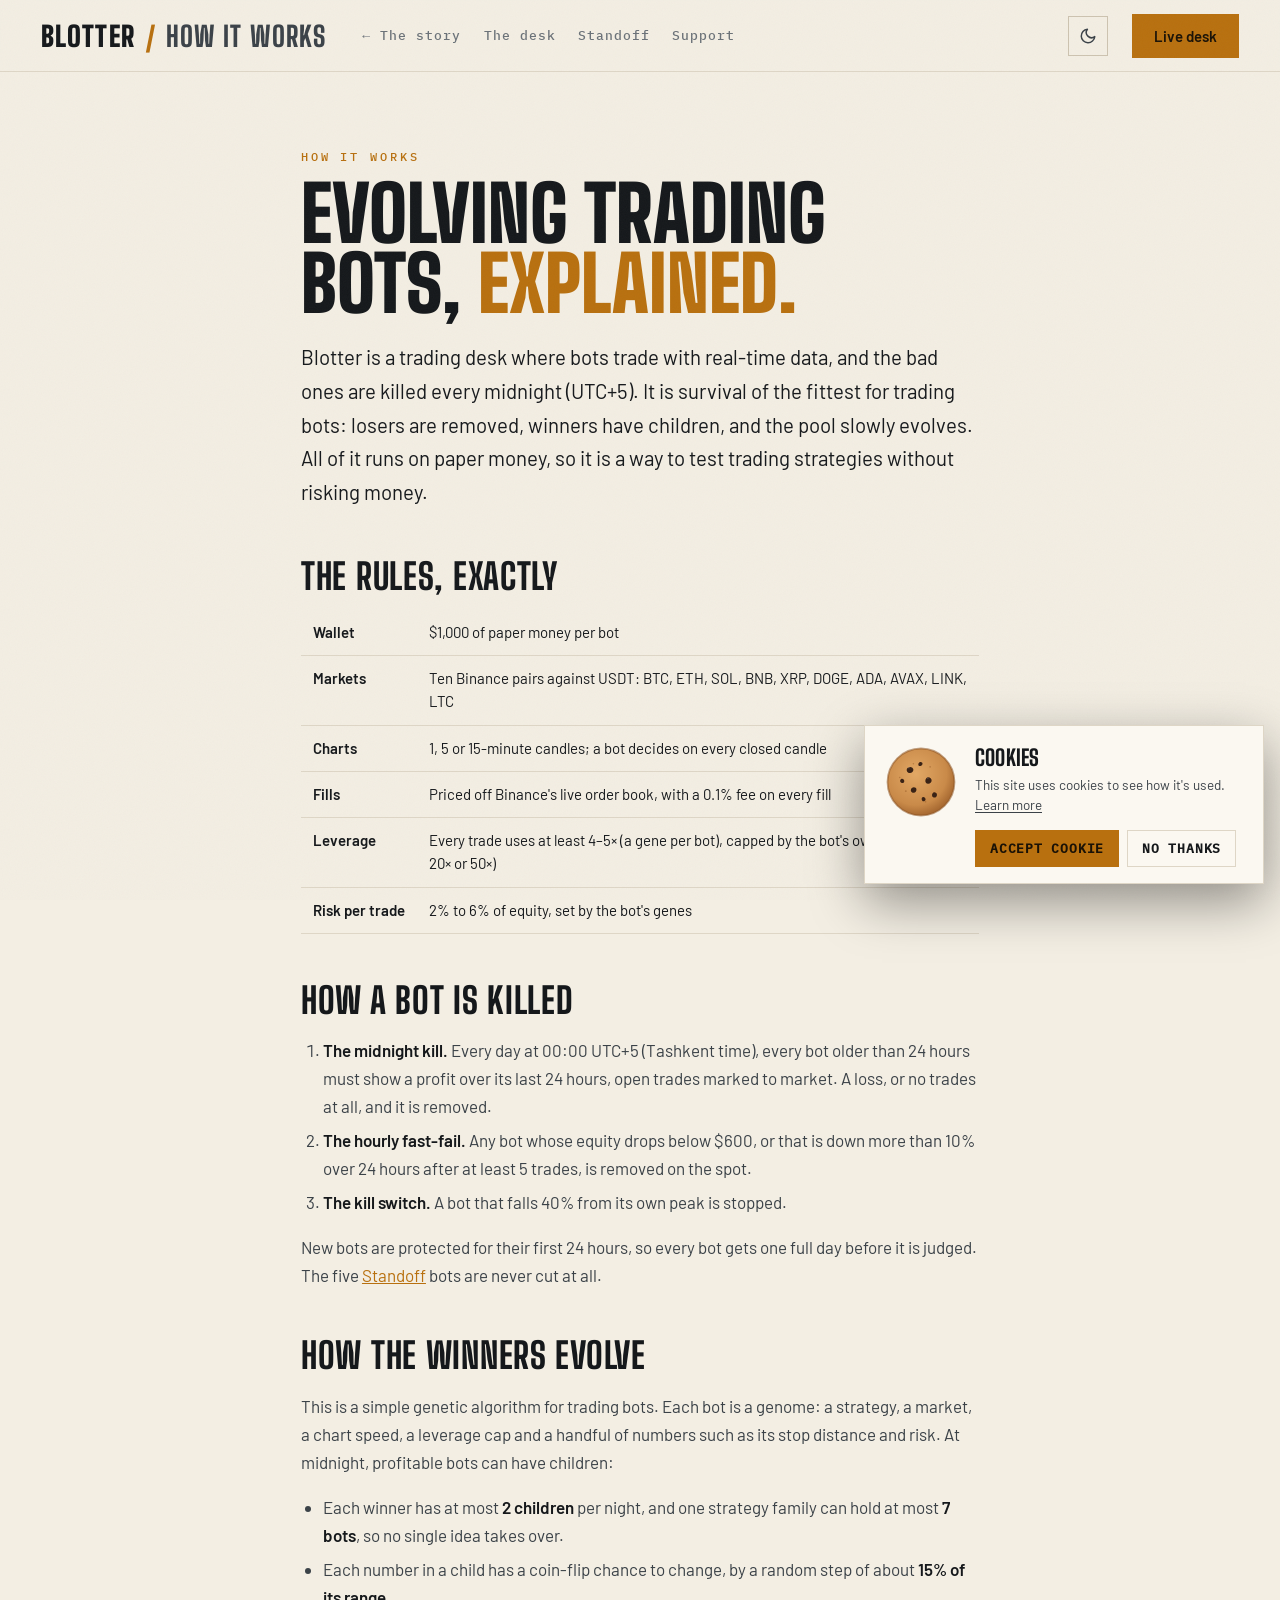
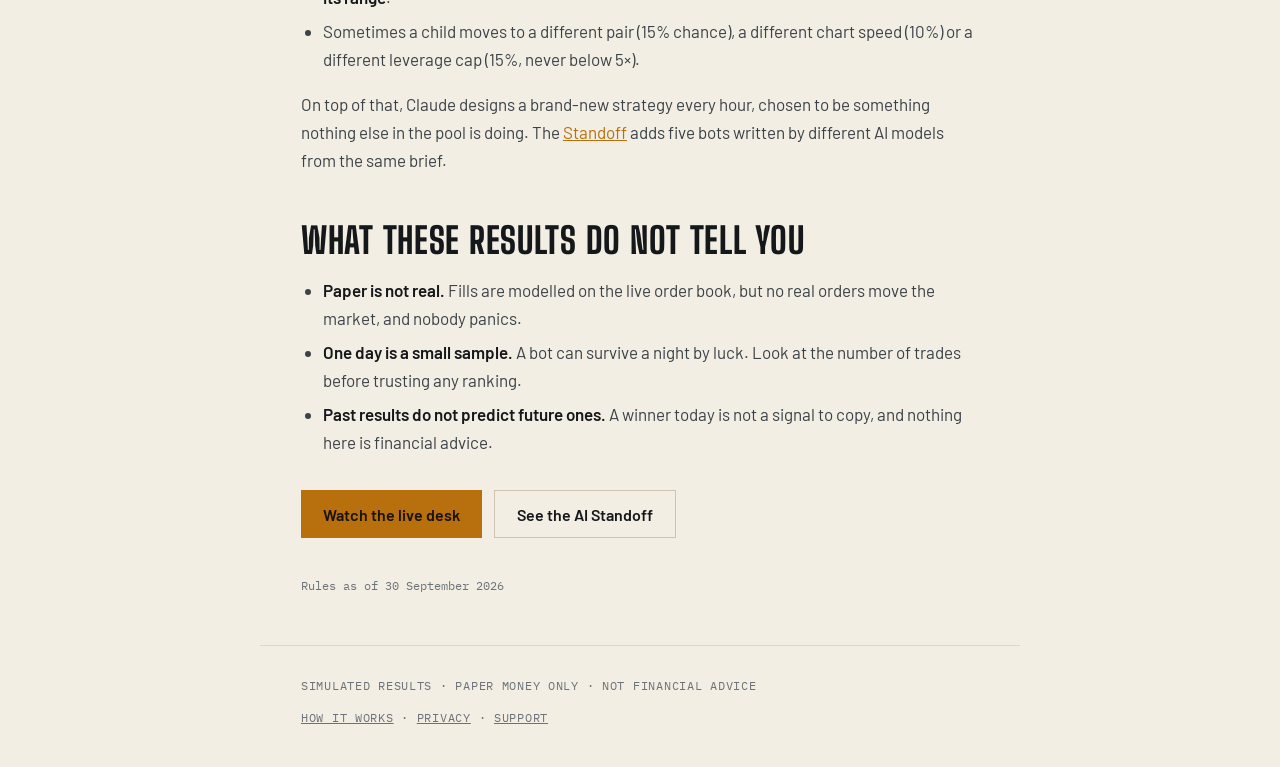
<file: docs/how-it-works.html>
<!doctype html>
<html lang="en">
<head>
<meta charset="utf-8">
<meta name="viewport" content="width=device-width,initial-scale=1,viewport-fit=cover">
<title>How evolving trading bots work · Blotter</title>
<link rel="canonical" href="https://daniiiiilllll546-oss.github.io/Blotter/how-it-works.html">
<meta name="description" content="The exact rules behind Blotter's evolving trading bots: paper money, live Binance prices, a daily kill at midnight (UTC+5) and a genetic algorithm.">
<meta property="og:title" content="How evolving trading bots work · Blotter">
<meta property="og:description" content="The exact rules behind Blotter's evolving trading bots: paper money, live Binance prices, a daily kill at midnight (UTC+5) and a genetic algorithm.">
<meta property="og:type" content="article">
<meta property="og:url" content="https://daniiiiilllll546-oss.github.io/Blotter/how-it-works.html">
<meta property="og:image" content="https://daniiiiilllll546-oss.github.io/Blotter/brand/og.png">
<meta name="twitter:card" content="summary_large_image">
<meta name="theme-color" content="#0B1116">
<script src="theme.js?v=2bd298dd"></script>
<link rel="stylesheet" href="theme.css?v=69bb1f0f">
<script src="transition.js?v=ae901faa"></script>
<link rel="icon" type="image/svg+xml" href="brand/favicon.svg">
<link rel="icon" type="image/png" sizes="32x32" href="brand/favicon-32.png">
<link rel="apple-touch-icon" href="brand/apple-touch-icon.png">
<link rel="preload" href="fonts/big-shoulders-display-latin-900-normal.woff2" as="font" type="font/woff2" crossorigin>
<link rel="preload" href="fonts/barlow-latin-400-normal.woff2" as="font" type="font/woff2" crossorigin>
<link rel="preload" href="fonts/ibm-plex-mono-latin-500-normal.woff2" as="font" type="font/woff2" crossorigin>
<link rel="stylesheet" href="fonts/fonts.css">
<script type="application/ld+json">{"@context":"https://schema.org","@type":"Article","headline":"How Blotter's evolving trading bots work","description":"The exact rules of Blotter: $1,000 paper wallets, live Binance prices, a 0.1% fee, a daily kill at midnight UTC+5 and a genetic algorithm that lets profitable bots have children.","mainEntityOfPage":"https://daniiiiilllll546-oss.github.io/Blotter/how-it-works.html","dateModified":"2026-09-30","author":{"@type":"Organization","name":"Blotter"}}</script>
<style>
:root{
  color-scheme: dark;
  --ink:#0B1116; --ink2:#0F171D; --panel:#121B22; --panel2:#18232D; --line:#22313D; --line2:#2B3C4A;
  --text:#ECE6D6; --soft:#C3CACF; --muted:#8593A0;
  --amber:#E8A33D; --amber-hi:#F4BE6B; --amber-deep:#6B4E1F; --amber-ink:#17110A; --coffee:#1C1710;
  --green:#3EC690; --red:#F0625A; --violet:#B99BE8; --cyan:#72B8D8;
  --f-disp:'Big Shoulders Display','Arial Narrow','Helvetica Neue',sans-serif;
  --f-body:Barlow,'Segoe UI',system-ui,sans-serif;
  --f-mono:'IBM Plex Mono',ui-monospace,SFMono-Regular,Menlo,monospace;
  --gut:clamp(16px,3.2vw,48px);
  --ease:cubic-bezier(.2,.7,.1,1);
  --navh:72px;
}
*{box-sizing:border-box}
html{background:var(--ink);overflow-x:clip}
body{margin:0;background:var(--ink);color:var(--text);font:16px/1.55 var(--f-body);-webkit-font-smoothing:antialiased;overflow-x:clip}
a{color:var(--amber)}
button{font:inherit;color:inherit}
::selection{background:var(--amber);color:var(--amber-ink)}
:focus-visible{outline:2px solid var(--amber);outline-offset:3px}
.mono{font-family:var(--f-mono);font-variant-numeric:tabular-nums}
.grain{position:fixed;inset:0;z-index:60;pointer-events:none;opacity:.045;background-image:url("data:image/svg+xml,%3Csvg xmlns='http://www.w3.org/2000/svg' width='220' height='220'%3E%3Cfilter id='n'%3E%3CfeTurbulence type='fractalNoise' baseFrequency='.85' numOctaves='3' stitchTiles='stitch'/%3E%3C/filter%3E%3Crect width='100%25' height='100%25' filter='url(%23n)'/%3E%3C/svg%3E");animation:grain 1.2s steps(6) infinite}
@keyframes grain{0%{background-position:0 0}20%{background-position:-61px 37px}40%{background-position:43px -71px}60%{background-position:-29px -17px}80%{background-position:67px 53px}100%{background-position:0 0}}
@keyframes pulse{50%{opacity:.3}}
@keyframes rise{from{opacity:0;transform:translateY(22px)}to{opacity:1;transform:none}}
.rise{animation:rise .9s var(--ease) both}
.d1{animation-delay:.08s}.d2{animation-delay:.16s}.d3{animation-delay:.24s}.d4{animation-delay:.32s}
@media (prefers-reduced-motion:reduce){.grain{animation:none}*{animation-duration:.001s!important;animation-delay:0s!important;transition-duration:.001s!important}}

/* ---------- nav ---------- */
.nav{position:sticky;top:0;z-index:40;height:calc(var(--navh) + env(safe-area-inset-top,0px));padding:env(safe-area-inset-top,0px) var(--gut) 0;display:flex;align-items:center;gap:24px;background:rgba(11,17,22,.86);backdrop-filter:blur(12px);-webkit-backdrop-filter:blur(12px);border-bottom:1px solid var(--line)}
.brand{display:flex;align-items:baseline;gap:10px;text-decoration:none;color:var(--text)}
.logo{font:900 28px/1 var(--f-disp);letter-spacing:.04em;text-transform:uppercase}
.slash{font:800 28px/1 var(--f-disp);color:var(--amber)}
.page{font:800 28px/1 var(--f-disp);letter-spacing:.04em;text-transform:uppercase;color:var(--soft)}
.navlinks{display:flex;gap:22px;margin-left:12px}
.navlinks a{font:500 13px var(--f-mono);letter-spacing:.08em;color:var(--muted);text-decoration:none;white-space:nowrap}
.navlinks a:hover{color:var(--amber)}
.nav-mid{flex:1}
.live{display:flex;align-items:center;gap:8px;font:500 12px var(--f-mono);letter-spacing:.12em;color:var(--green);white-space:nowrap}
.live i{width:8px;height:8px;border-radius:50%;background:currentColor;animation:pulse 1.6s ease-in-out infinite}
.live.wait{color:var(--muted)}.live.wait i{animation:none}
.btn{display:inline-flex;align-items:center;justify-content:center;gap:10px;height:48px;padding:0 22px;font:600 16px var(--f-body);text-decoration:none;white-space:nowrap;border:0;cursor:pointer;transition:background .3s,color .3s,border-color .3s,transform .3s var(--ease)}
.btn-amber{background:var(--amber);color:var(--amber-ink)}
.btn-amber:hover{background:var(--amber-hi)}
.btn-amber[aria-disabled="true"]{background:var(--amber-deep);color:#E9D8B8;cursor:default}
.btn-line{border:1px solid var(--line2);color:var(--text);background:transparent}
.btn-line:hover{border-color:var(--amber);color:var(--amber)}
.btn-lg{height:60px;padding:0 30px;font-size:18px}

/* ---------- hero ---------- */
main{padding:0 var(--gut)}
.hero{display:grid;grid-template-columns:minmax(0,1.25fr) minmax(0,.75fr);gap:clamp(24px,5vw,80px);align-items:center;padding:clamp(48px,8vw,110px) 0 clamp(40px,6vw,80px);border-bottom:1px solid var(--line)}
.eyebrow{font:500 12px var(--f-mono);letter-spacing:.24em;color:var(--amber);text-transform:uppercase}
.h1{font:900 clamp(56px,9vw,148px)/.82 var(--f-disp);letter-spacing:-.005em;text-transform:uppercase;margin:16px 0 0}
.h1 .hl{color:var(--amber)}
.lead{max-width:620px;margin:28px 0 0;font-size:clamp(17px,1.5vw,20px);color:var(--soft)}
.lead b{color:var(--text);font-weight:600}
.ctas{display:flex;flex-wrap:wrap;gap:14px;margin-top:34px;align-items:center}
.note{font:12px var(--f-mono);letter-spacing:.06em;color:var(--muted);margin-top:14px}

.cupwrap{position:relative;aspect-ratio:1/1;max-width:420px;width:100%;justify-self:end}
.cupwrap svg{width:100%;height:100%;display:block;overflow:visible}
.cup-body{fill:var(--coffee);stroke:var(--amber);stroke-width:3}
.cup-handle{fill:none;stroke:var(--amber);stroke-width:3}
.cup-liquid{fill:#3A2614}
.cup-line{fill:none;stroke:var(--amber);stroke-width:3;stroke-linecap:round;stroke-linejoin:round}
.steam path{fill:none;stroke:var(--soft);stroke-width:3;stroke-linecap:round;opacity:0;animation:steam 3.2s ease-in infinite}
.steam path:nth-child(2){animation-delay:1.05s}.steam path:nth-child(3){animation-delay:2.1s}
@keyframes steam{0%{opacity:0;transform:translateY(14px)}30%{opacity:.55}100%{opacity:0;transform:translateY(-26px)}}
.saucer{fill:none;stroke:var(--line2);stroke-width:3}

/* ---------- live strip ---------- */
.sec{padding:clamp(56px,8vw,110px) 0 0}
.sec-h{display:flex;justify-content:space-between;align-items:end;gap:24px;flex-wrap:wrap;margin-bottom:28px}
.h2{font:900 clamp(40px,5.4vw,84px)/.86 var(--f-disp);text-transform:uppercase;margin:10px 0 0}
.h2 .hl{color:var(--amber)}
.sub{font:13px var(--f-mono);color:var(--muted);letter-spacing:.04em;max-width:420px}
.stats{display:grid;grid-template-columns:repeat(4,minmax(0,1fr));border:1px solid var(--line);background:var(--panel)}
.stat{padding:24px 26px;border-right:1px solid var(--line)}
.stat:last-child{border-right:0}
.stat .k{font:500 12px var(--f-mono);letter-spacing:.18em;color:var(--muted);text-transform:uppercase}
.stat .v{font:800 clamp(40px,4.4vw,64px)/1 var(--f-disp);margin-top:12px}
.stat .s{font:13px var(--f-mono);color:var(--muted);margin-top:8px}

/* ---------- where it goes ---------- */
.goes{border-top:1px solid var(--line)}
.row{display:grid;grid-template-columns:90px minmax(0,1fr) minmax(0,1.3fr) minmax(0,.8fr);gap:24px;align-items:baseline;padding:30px 0;border-bottom:1px solid var(--line)}
.row .n{font:500 13px var(--f-mono);color:var(--amber);letter-spacing:.14em}
.row h3{margin:0;font:800 clamp(30px,3vw,44px)/1 var(--f-disp);text-transform:uppercase}
.row p{margin:0;color:var(--soft)}
.row .live-note{font:13px var(--f-mono);color:var(--muted);text-align:right}
.row .live-note b{color:var(--text);font-weight:500}

/* ---------- free help ---------- */
.cards{display:grid;grid-template-columns:repeat(3,minmax(0,1fr));gap:20px}
.card{position:relative;background:var(--panel);border:1px solid var(--line);padding:30px 30px 44px;display:flex;flex-direction:column;gap:14px;transition:border-color .3s,transform .4s var(--ease)}
.card:hover{border-color:var(--line2);transform:translateY(-3px)}
.card .ic{width:44px;height:44px;display:grid;place-items:center;border:1px solid var(--line2);color:var(--amber)}
.card h3{margin:6px 0 0;font:800 34px/1 var(--f-disp);text-transform:uppercase}
.card p{margin:0;color:var(--soft);flex:1}
.card .btn{align-self:flex-start;height:44px;font-size:15px;margin-top:auto}
.copied{position:absolute;left:30px;bottom:16px;font:12px var(--f-mono);color:var(--green);letter-spacing:.08em}

/* ---------- coffee band ---------- */
.band{margin-top:clamp(56px,8vw,110px);background:var(--coffee);border:1px solid var(--amber-deep);padding:clamp(30px,5vw,64px);display:grid;grid-template-columns:minmax(0,1fr) auto;gap:30px;align-items:center}
.band h2{margin:0;font:900 clamp(40px,5vw,76px)/.88 var(--f-disp);text-transform:uppercase}
.band p{margin:14px 0 0;color:#D6CAB5;max-width:640px}

/* ---------- faq ---------- */
.faq{border-top:1px solid var(--line)}
.faq details{border-bottom:1px solid var(--line)}
.faq summary{list-style:none;cursor:pointer;display:flex;justify-content:space-between;align-items:center;gap:20px;padding:24px 0;font:700 clamp(22px,2.2vw,30px)/1.1 var(--f-disp);text-transform:uppercase}
.faq summary::-webkit-details-marker{display:none}
.faq summary span:last-child{font:400 26px var(--f-mono);color:var(--amber);transition:transform .3s var(--ease)}
.faq details[open] summary span:last-child{transform:rotate(45deg)}
.faq details p{margin:0 0 24px;max-width:760px;color:var(--soft)}

footer{display:flex;justify-content:space-between;flex-wrap:wrap;gap:12px;padding:60px 0 calc(40px + env(safe-area-inset-bottom,0px));font:12px var(--f-mono);letter-spacing:.12em;color:var(--muted)}
footer a{color:var(--muted)}footer a:hover{color:var(--amber)}

@media (max-width:1100px){
  .row{grid-template-columns:70px minmax(0,1fr);row-gap:10px}
  .row p,.row .live-note{grid-column:2}
  .row .live-note{text-align:left}
}
@media (max-width:900px){
  .hero{grid-template-columns:1fr}
  .cupwrap{order:-1;max-width:220px;justify-self:start}
  .stats{grid-template-columns:repeat(2,minmax(0,1fr))}
  .stat:nth-child(2){border-right:0}
  .stat:nth-child(-n+2){border-bottom:1px solid var(--line)}
  .cards{grid-template-columns:1fr}
  .band{grid-template-columns:1fr}
  .navlinks{display:none}
}
@media (max-width:560px){
  :root{--navh:60px}
  .logo,.slash,.page{font-size:24px}
  .live{display:none}
  .stat{padding:18px}
  .row{grid-template-columns:1fr}
  .row p,.row .live-note{grid-column:1}
  .ctas .btn{width:100%}
  .btn-lg{height:56px}
}

@media (hover:none),(pointer:coarse){.grain{animation:none}}

.doc{max-width:760px;margin:0 auto;padding:clamp(40px,6vw,80px) var(--gut) 40px}
.doc .eyebrow{font:500 12px var(--f-mono);letter-spacing:.24em;color:var(--amber);text-transform:uppercase}
.doc h1{font:900 clamp(44px,6vw,84px)/.92 var(--f-disp);text-transform:uppercase;margin:14px 0 22px}
.doc h1 .hl{color:var(--amber)}
.doc h2{font:800 clamp(26px,3vw,36px)/1.05 var(--f-disp);text-transform:uppercase;letter-spacing:.02em;margin:48px 0 12px}
.doc p,.doc li{font-size:17px;line-height:1.65;color:var(--soft)}
.doc p b,.doc li b{color:var(--text);font-weight:600}
.doc ul,.doc ol{padding-left:22px}.doc li{margin:6px 0}
.doc .lede{font-size:clamp(18px,1.6vw,21px);color:var(--text)}
.doc table{width:100%;border-collapse:collapse;margin:14px 0;font-size:15px}
.doc th,.doc td{text-align:left;padding:11px 12px;border-bottom:1px solid var(--line);vertical-align:top}
.doc th{font:500 11px var(--f-mono);letter-spacing:.12em;text-transform:uppercase;color:var(--muted)}
.doc td:first-child{color:var(--text);font-weight:600;white-space:nowrap}
.doc .ctas{display:flex;flex-wrap:wrap;gap:12px;margin:34px 0 0}
.doc .updated{font:12px var(--f-mono);color:var(--muted);margin-top:40px}
.pfoot{max-width:760px;margin:0 auto;padding:30px var(--gut) calc(40px + env(safe-area-inset-bottom,0px));border-top:1px solid var(--line);display:flex;flex-wrap:wrap;justify-content:space-between;gap:12px;font:12px/1.6 var(--f-mono);letter-spacing:.06em;color:var(--muted)}
.pfoot a{color:var(--muted)}.pfoot a:hover{color:var(--amber)}
</style>
<link rel="stylesheet" href="nav.css?v=a37fa1f0">
</head>
<body>
<div class="grain" aria-hidden="true"></div>
<header class="nav">
  <a class="brand" href="index.html" aria-label="Blotter home"><span class="logo">Blotter</span><span class="slash">/</span><span class="page">How it works</span></a>
  <nav class="navlinks" aria-label="Pages"><a href="index.html">← The story</a><a href="desk.html">The desk</a><a href="duel.html">Standoff</a><a href="support.html">Support</a></nav>
  <span class="nav-mid"></span>
  <button class="themebtn" type="button" data-theme-toggle aria-label="Switch to light mode"></button>
  <a class="btn btn-amber" href="desk.html" style="height:44px;font-size:15px">Live desk</a>
</header>
<main>
<article class="doc">
  <div class="eyebrow">How it works</div>
  <h1>Evolving trading bots, <span class="hl">explained.</span></h1>
  <p class="lede">Blotter is a trading desk where bots trade with real-time data, and the bad ones are killed every midnight (UTC+5). It is survival of the fittest for trading bots: losers are removed, winners have children, and the pool slowly evolves. All of it runs on paper money, so it is a way to test trading strategies without risking money.</p>

  <h2>The rules, exactly</h2>
  <table>
    <tbody>
      <tr><td>Wallet</td><td>$1,000 of paper money per bot</td></tr>
      <tr><td>Markets</td><td>Ten Binance pairs against USDT: BTC, ETH, SOL, BNB, XRP, DOGE, ADA, AVAX, LINK, LTC</td></tr>
      <tr><td>Charts</td><td>1, 5 or 15-minute candles; a bot decides on every closed candle</td></tr>
      <tr><td>Fills</td><td>Priced off Binance's live order book, with a 0.1% fee on every fill</td></tr>
      <tr><td>Leverage</td><td>Every trade uses at least 4–5× (a gene per bot), capped by the bot's own limit (5×, 10×, 20× or 50×)</td></tr>
      <tr><td>Risk per trade</td><td>2% to 6% of equity, set by the bot's genes</td></tr>
    </tbody>
  </table>

  <h2>How a bot is killed</h2>
  <ol>
    <li><b>The midnight kill.</b> Every day at 00:00 UTC+5 (Tashkent time), every bot older than 24 hours must show a profit over its last 24 hours, open trades marked to market. A loss, or no trades at all, and it is removed.</li>
    <li><b>The hourly fast-fail.</b> Any bot whose equity drops below $600, or that is down more than 10% over 24 hours after at least 5 trades, is removed on the spot.</li>
    <li><b>The kill switch.</b> A bot that falls 40% from its own peak is stopped.</li>
  </ol>
  <p>New bots are protected for their first 24 hours, so every bot gets one full day before it is judged. The five <a href="duel.html">Standoff</a> bots are never cut at all.</p>

  <h2>How the winners evolve</h2>
  <p>This is a simple genetic algorithm for trading bots. Each bot is a genome: a strategy, a market, a chart speed, a leverage cap and a handful of numbers such as its stop distance and risk. At midnight, profitable bots can have children:</p>
  <ul>
    <li>Each winner has at most <b>2 children</b> per night, and one strategy family can hold at most <b>7 bots</b>, so no single idea takes over.</li>
    <li>Each number in a child has a coin-flip chance to change, by a random step of about <b>15% of its range</b>.</li>
    <li>Sometimes a child moves to a different pair (15% chance), a different chart speed (10%) or a different leverage cap (15%, never below 5×).</li>
  </ul>
  <p>On top of that, Claude designs a brand-new strategy every hour, chosen to be something nothing else in the pool is doing. The <a href="duel.html">Standoff</a> adds five bots written by different AI models from the same brief.</p>

  <h2>What these results do not tell you</h2>
  <ul>
    <li><b>Paper is not real.</b> Fills are modelled on the live order book, but no real orders move the market, and nobody panics.</li>
    <li><b>One day is a small sample.</b> A bot can survive a night by luck. Look at the number of trades before trusting any ranking.</li>
    <li><b>Past results do not predict future ones.</b> A winner today is not a signal to copy, and nothing here is financial advice.</li>
  </ul>
  <div class="ctas"><a class="btn btn-amber" href="desk.html">Watch the live desk</a><a class="btn btn-line" href="duel.html">See the AI Standoff</a></div>
  <p class="updated">Rules as of 30 September 2026</p>
</article>
</main>
<footer class="pfoot"><span>SIMULATED RESULTS · PAPER MONEY ONLY · NOT FINANCIAL ADVICE</span><span><a href="how-it-works.html">HOW IT WORKS</a> · <a href="privacy.html">PRIVACY</a> · <a href="support.html">SUPPORT</a></span></footer>
<script src="track.js?v=6efc5a61" defer></script>
</body>
</html>
</file>
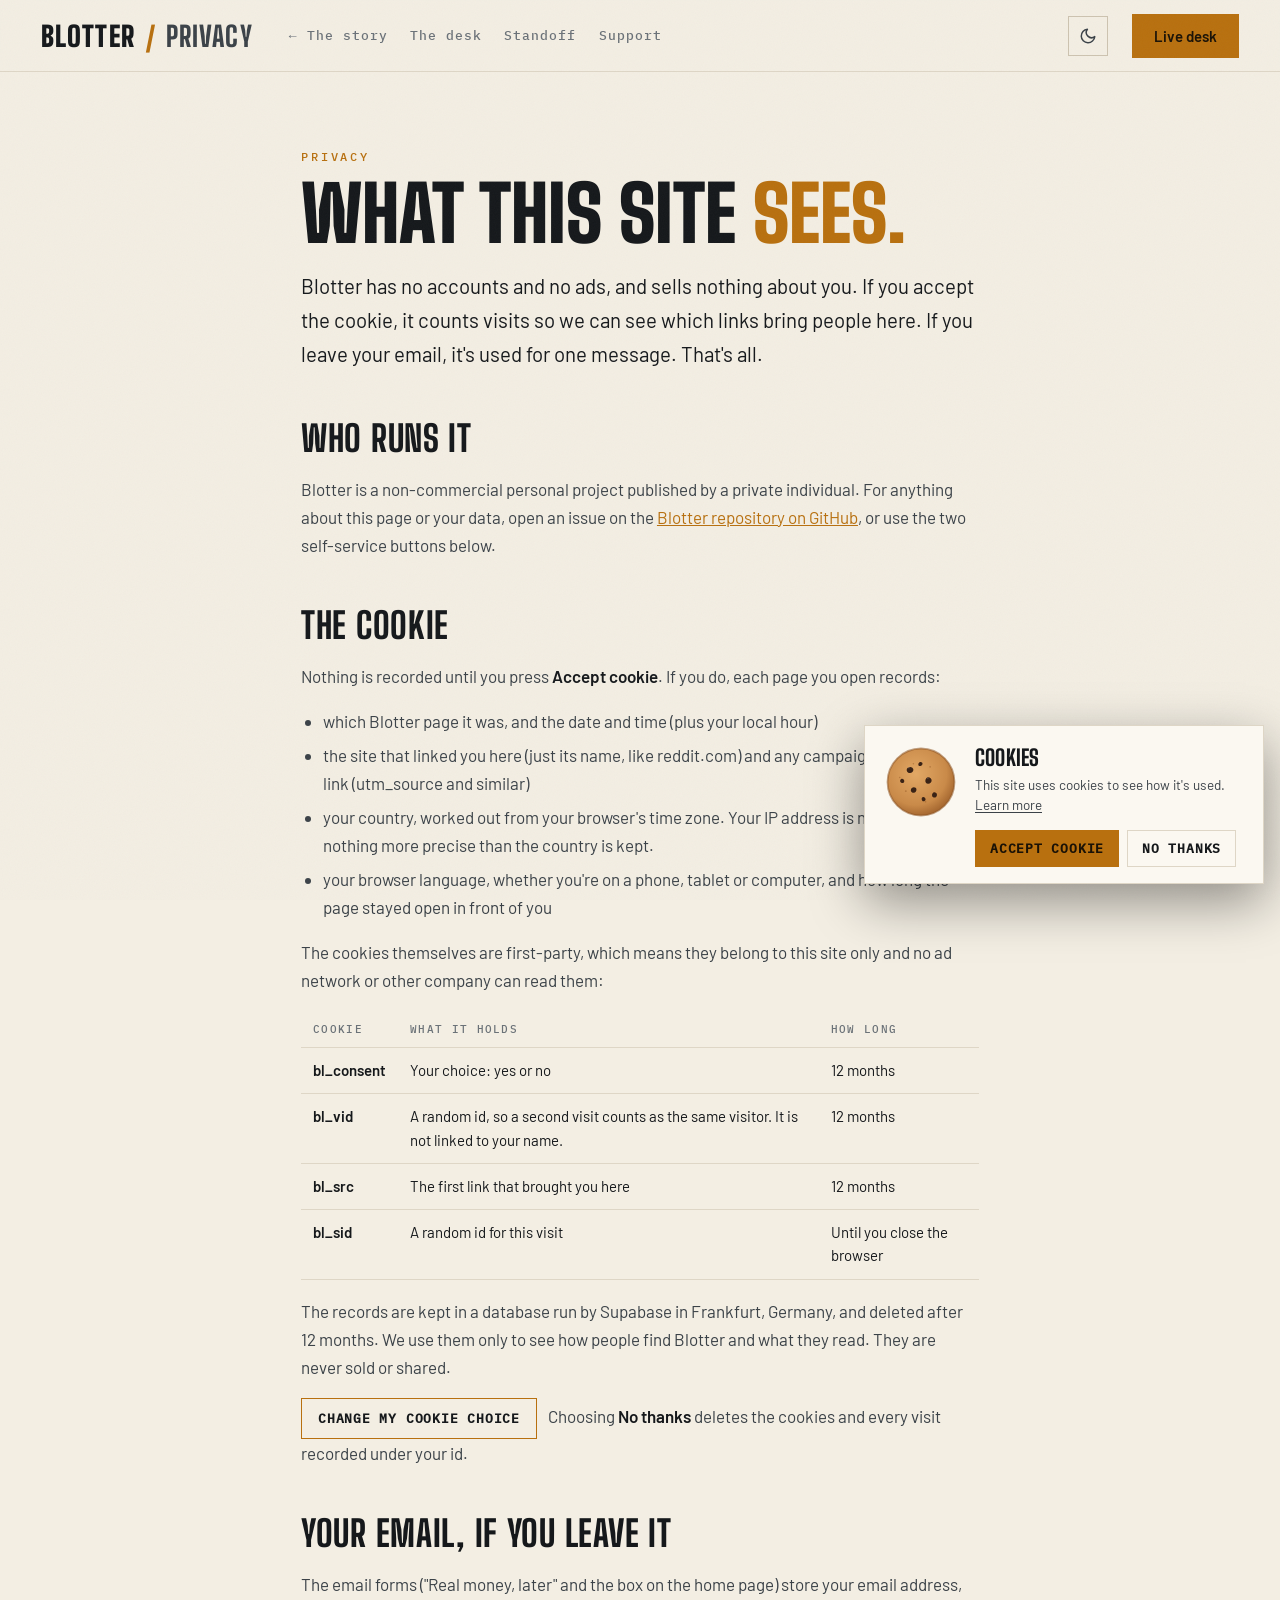
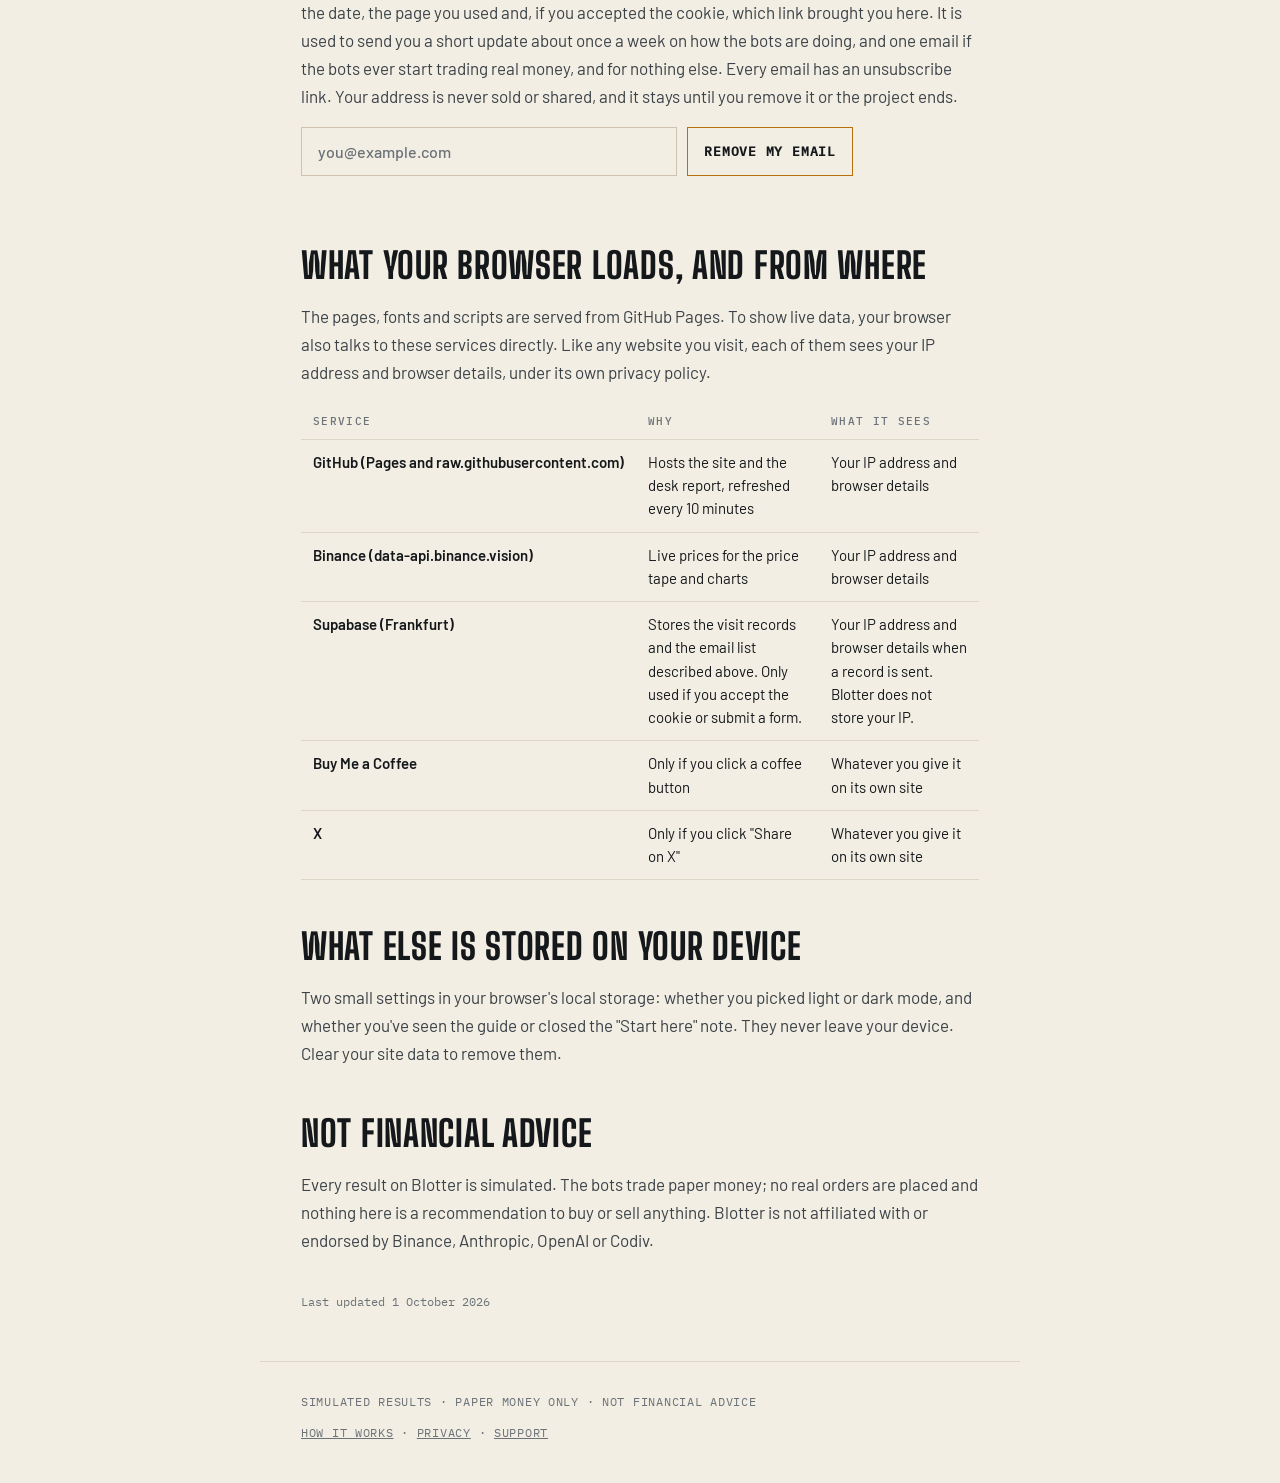
<file: docs/privacy.html>
<!doctype html>
<html lang="en">
<head>
<meta charset="utf-8">
<meta name="viewport" content="width=device-width,initial-scale=1,viewport-fit=cover">
<title>Privacy · Blotter</title>
<link rel="canonical" href="https://daniiiiilllll546-oss.github.io/Blotter/privacy.html">
<meta name="description" content="What the Blotter paper-trading desk sees about visitors: no accounts, no ads, an opt-in cookie and an opt-in email list. Which services your browser talks to, and why.">
<meta property="og:title" content="Privacy · Blotter">
<meta property="og:description" content="What the Blotter paper-trading desk sees about visitors: no accounts, no ads, an opt-in cookie and an opt-in email list. Which services your browser talks to, and why.">
<meta property="og:type" content="article">
<meta property="og:url" content="https://daniiiiilllll546-oss.github.io/Blotter/privacy.html">
<meta property="og:image" content="https://daniiiiilllll546-oss.github.io/Blotter/brand/og.png">
<meta name="twitter:card" content="summary_large_image">
<meta name="theme-color" content="#0B1116">
<script src="theme.js?v=2bd298dd"></script>
<link rel="stylesheet" href="theme.css?v=69bb1f0f">
<script src="transition.js?v=ae901faa"></script>
<link rel="icon" type="image/svg+xml" href="brand/favicon.svg">
<link rel="icon" type="image/png" sizes="32x32" href="brand/favicon-32.png">
<link rel="apple-touch-icon" href="brand/apple-touch-icon.png">
<link rel="preload" href="fonts/big-shoulders-display-latin-900-normal.woff2" as="font" type="font/woff2" crossorigin>
<link rel="preload" href="fonts/barlow-latin-400-normal.woff2" as="font" type="font/woff2" crossorigin>
<link rel="preload" href="fonts/ibm-plex-mono-latin-500-normal.woff2" as="font" type="font/woff2" crossorigin>
<link rel="stylesheet" href="fonts/fonts.css">
<link rel="stylesheet" href="extras.css?v=0d4e8541">

<style>
:root{
  color-scheme: dark;
  --ink:#0B1116; --ink2:#0F171D; --panel:#121B22; --panel2:#18232D; --line:#22313D; --line2:#2B3C4A;
  --text:#ECE6D6; --soft:#C3CACF; --muted:#8593A0;
  --amber:#E8A33D; --amber-hi:#F4BE6B; --amber-deep:#6B4E1F; --amber-ink:#17110A; --coffee:#1C1710;
  --green:#3EC690; --red:#F0625A; --violet:#B99BE8; --cyan:#72B8D8;
  --f-disp:'Big Shoulders Display','Arial Narrow','Helvetica Neue',sans-serif;
  --f-body:Barlow,'Segoe UI',system-ui,sans-serif;
  --f-mono:'IBM Plex Mono',ui-monospace,SFMono-Regular,Menlo,monospace;
  --gut:clamp(16px,3.2vw,48px);
  --ease:cubic-bezier(.2,.7,.1,1);
  --navh:72px;
}
*{box-sizing:border-box}
html{background:var(--ink);overflow-x:clip}
body{margin:0;background:var(--ink);color:var(--text);font:16px/1.55 var(--f-body);-webkit-font-smoothing:antialiased;overflow-x:clip}
a{color:var(--amber)}
button{font:inherit;color:inherit}
::selection{background:var(--amber);color:var(--amber-ink)}
:focus-visible{outline:2px solid var(--amber);outline-offset:3px}
.mono{font-family:var(--f-mono);font-variant-numeric:tabular-nums}
.grain{position:fixed;inset:0;z-index:60;pointer-events:none;opacity:.045;background-image:url("data:image/svg+xml,%3Csvg xmlns='http://www.w3.org/2000/svg' width='220' height='220'%3E%3Cfilter id='n'%3E%3CfeTurbulence type='fractalNoise' baseFrequency='.85' numOctaves='3' stitchTiles='stitch'/%3E%3C/filter%3E%3Crect width='100%25' height='100%25' filter='url(%23n)'/%3E%3C/svg%3E");animation:grain 1.2s steps(6) infinite}
@keyframes grain{0%{background-position:0 0}20%{background-position:-61px 37px}40%{background-position:43px -71px}60%{background-position:-29px -17px}80%{background-position:67px 53px}100%{background-position:0 0}}
@keyframes pulse{50%{opacity:.3}}
@keyframes rise{from{opacity:0;transform:translateY(22px)}to{opacity:1;transform:none}}
.rise{animation:rise .9s var(--ease) both}
.d1{animation-delay:.08s}.d2{animation-delay:.16s}.d3{animation-delay:.24s}.d4{animation-delay:.32s}
@media (prefers-reduced-motion:reduce){.grain{animation:none}*{animation-duration:.001s!important;animation-delay:0s!important;transition-duration:.001s!important}}

/* ---------- nav ---------- */
.nav{position:sticky;top:0;z-index:40;height:calc(var(--navh) + env(safe-area-inset-top,0px));padding:env(safe-area-inset-top,0px) var(--gut) 0;display:flex;align-items:center;gap:24px;background:rgba(11,17,22,.86);backdrop-filter:blur(12px);-webkit-backdrop-filter:blur(12px);border-bottom:1px solid var(--line)}
.brand{display:flex;align-items:baseline;gap:10px;text-decoration:none;color:var(--text)}
.logo{font:900 28px/1 var(--f-disp);letter-spacing:.04em;text-transform:uppercase}
.slash{font:800 28px/1 var(--f-disp);color:var(--amber)}
.page{font:800 28px/1 var(--f-disp);letter-spacing:.04em;text-transform:uppercase;color:var(--soft)}
.navlinks{display:flex;gap:22px;margin-left:12px}
.navlinks a{font:500 13px var(--f-mono);letter-spacing:.08em;color:var(--muted);text-decoration:none;white-space:nowrap}
.navlinks a:hover{color:var(--amber)}
.nav-mid{flex:1}
.live{display:flex;align-items:center;gap:8px;font:500 12px var(--f-mono);letter-spacing:.12em;color:var(--green);white-space:nowrap}
.live i{width:8px;height:8px;border-radius:50%;background:currentColor;animation:pulse 1.6s ease-in-out infinite}
.live.wait{color:var(--muted)}.live.wait i{animation:none}
.btn{display:inline-flex;align-items:center;justify-content:center;gap:10px;height:48px;padding:0 22px;font:600 16px var(--f-body);text-decoration:none;white-space:nowrap;border:0;cursor:pointer;transition:background .3s,color .3s,border-color .3s,transform .3s var(--ease)}
.btn-amber{background:var(--amber);color:var(--amber-ink)}
.btn-amber:hover{background:var(--amber-hi)}
.btn-amber[aria-disabled="true"]{background:var(--amber-deep);color:#E9D8B8;cursor:default}
.btn-line{border:1px solid var(--line2);color:var(--text);background:transparent}
.btn-line:hover{border-color:var(--amber);color:var(--amber)}
.btn-lg{height:60px;padding:0 30px;font-size:18px}

/* ---------- hero ---------- */
main{padding:0 var(--gut)}
.hero{display:grid;grid-template-columns:minmax(0,1.25fr) minmax(0,.75fr);gap:clamp(24px,5vw,80px);align-items:center;padding:clamp(48px,8vw,110px) 0 clamp(40px,6vw,80px);border-bottom:1px solid var(--line)}
.eyebrow{font:500 12px var(--f-mono);letter-spacing:.24em;color:var(--amber);text-transform:uppercase}
.h1{font:900 clamp(56px,9vw,148px)/.82 var(--f-disp);letter-spacing:-.005em;text-transform:uppercase;margin:16px 0 0}
.h1 .hl{color:var(--amber)}
.lead{max-width:620px;margin:28px 0 0;font-size:clamp(17px,1.5vw,20px);color:var(--soft)}
.lead b{color:var(--text);font-weight:600}
.ctas{display:flex;flex-wrap:wrap;gap:14px;margin-top:34px;align-items:center}
.note{font:12px var(--f-mono);letter-spacing:.06em;color:var(--muted);margin-top:14px}

.cupwrap{position:relative;aspect-ratio:1/1;max-width:420px;width:100%;justify-self:end}
.cupwrap svg{width:100%;height:100%;display:block;overflow:visible}
.cup-body{fill:var(--coffee);stroke:var(--amber);stroke-width:3}
.cup-handle{fill:none;stroke:var(--amber);stroke-width:3}
.cup-liquid{fill:#3A2614}
.cup-line{fill:none;stroke:var(--amber);stroke-width:3;stroke-linecap:round;stroke-linejoin:round}
.steam path{fill:none;stroke:var(--soft);stroke-width:3;stroke-linecap:round;opacity:0;animation:steam 3.2s ease-in infinite}
.steam path:nth-child(2){animation-delay:1.05s}.steam path:nth-child(3){animation-delay:2.1s}
@keyframes steam{0%{opacity:0;transform:translateY(14px)}30%{opacity:.55}100%{opacity:0;transform:translateY(-26px)}}
.saucer{fill:none;stroke:var(--line2);stroke-width:3}

/* ---------- live strip ---------- */
.sec{padding:clamp(56px,8vw,110px) 0 0}
.sec-h{display:flex;justify-content:space-between;align-items:end;gap:24px;flex-wrap:wrap;margin-bottom:28px}
.h2{font:900 clamp(40px,5.4vw,84px)/.86 var(--f-disp);text-transform:uppercase;margin:10px 0 0}
.h2 .hl{color:var(--amber)}
.sub{font:13px var(--f-mono);color:var(--muted);letter-spacing:.04em;max-width:420px}
.stats{display:grid;grid-template-columns:repeat(4,minmax(0,1fr));border:1px solid var(--line);background:var(--panel)}
.stat{padding:24px 26px;border-right:1px solid var(--line)}
.stat:last-child{border-right:0}
.stat .k{font:500 12px var(--f-mono);letter-spacing:.18em;color:var(--muted);text-transform:uppercase}
.stat .v{font:800 clamp(40px,4.4vw,64px)/1 var(--f-disp);margin-top:12px}
.stat .s{font:13px var(--f-mono);color:var(--muted);margin-top:8px}

/* ---------- where it goes ---------- */
.goes{border-top:1px solid var(--line)}
.row{display:grid;grid-template-columns:90px minmax(0,1fr) minmax(0,1.3fr) minmax(0,.8fr);gap:24px;align-items:baseline;padding:30px 0;border-bottom:1px solid var(--line)}
.row .n{font:500 13px var(--f-mono);color:var(--amber);letter-spacing:.14em}
.row h3{margin:0;font:800 clamp(30px,3vw,44px)/1 var(--f-disp);text-transform:uppercase}
.row p{margin:0;color:var(--soft)}
.row .live-note{font:13px var(--f-mono);color:var(--muted);text-align:right}
.row .live-note b{color:var(--text);font-weight:500}

/* ---------- free help ---------- */
.cards{display:grid;grid-template-columns:repeat(3,minmax(0,1fr));gap:20px}
.card{position:relative;background:var(--panel);border:1px solid var(--line);padding:30px 30px 44px;display:flex;flex-direction:column;gap:14px;transition:border-color .3s,transform .4s var(--ease)}
.card:hover{border-color:var(--line2);transform:translateY(-3px)}
.card .ic{width:44px;height:44px;display:grid;place-items:center;border:1px solid var(--line2);color:var(--amber)}
.card h3{margin:6px 0 0;font:800 34px/1 var(--f-disp);text-transform:uppercase}
.card p{margin:0;color:var(--soft);flex:1}
.card .btn{align-self:flex-start;height:44px;font-size:15px;margin-top:auto}
.copied{position:absolute;left:30px;bottom:16px;font:12px var(--f-mono);color:var(--green);letter-spacing:.08em}

/* ---------- coffee band ---------- */
.band{margin-top:clamp(56px,8vw,110px);background:var(--coffee);border:1px solid var(--amber-deep);padding:clamp(30px,5vw,64px);display:grid;grid-template-columns:minmax(0,1fr) auto;gap:30px;align-items:center}
.band h2{margin:0;font:900 clamp(40px,5vw,76px)/.88 var(--f-disp);text-transform:uppercase}
.band p{margin:14px 0 0;color:#D6CAB5;max-width:640px}

/* ---------- faq ---------- */
.faq{border-top:1px solid var(--line)}
.faq details{border-bottom:1px solid var(--line)}
.faq summary{list-style:none;cursor:pointer;display:flex;justify-content:space-between;align-items:center;gap:20px;padding:24px 0;font:700 clamp(22px,2.2vw,30px)/1.1 var(--f-disp);text-transform:uppercase}
.faq summary::-webkit-details-marker{display:none}
.faq summary span:last-child{font:400 26px var(--f-mono);color:var(--amber);transition:transform .3s var(--ease)}
.faq details[open] summary span:last-child{transform:rotate(45deg)}
.faq details p{margin:0 0 24px;max-width:760px;color:var(--soft)}

footer{display:flex;justify-content:space-between;flex-wrap:wrap;gap:12px;padding:60px 0 calc(40px + env(safe-area-inset-bottom,0px));font:12px var(--f-mono);letter-spacing:.12em;color:var(--muted)}
footer a{color:var(--muted)}footer a:hover{color:var(--amber)}

@media (max-width:1100px){
  .row{grid-template-columns:70px minmax(0,1fr);row-gap:10px}
  .row p,.row .live-note{grid-column:2}
  .row .live-note{text-align:left}
}
@media (max-width:900px){
  .hero{grid-template-columns:1fr}
  .cupwrap{order:-1;max-width:220px;justify-self:start}
  .stats{grid-template-columns:repeat(2,minmax(0,1fr))}
  .stat:nth-child(2){border-right:0}
  .stat:nth-child(-n+2){border-bottom:1px solid var(--line)}
  .cards{grid-template-columns:1fr}
  .band{grid-template-columns:1fr}
  .navlinks{display:none}
}
@media (max-width:560px){
  :root{--navh:60px}
  .logo,.slash,.page{font-size:24px}
  .live{display:none}
  .stat{padding:18px}
  .row{grid-template-columns:1fr}
  .row p,.row .live-note{grid-column:1}
  .ctas .btn{width:100%}
  .btn-lg{height:56px}
}

@media (hover:none),(pointer:coarse){.grain{animation:none}}

.doc{max-width:760px;margin:0 auto;padding:clamp(40px,6vw,80px) var(--gut) 40px}
.doc .eyebrow{font:500 12px var(--f-mono);letter-spacing:.24em;color:var(--amber);text-transform:uppercase}
.doc h1{font:900 clamp(44px,6vw,84px)/.92 var(--f-disp);text-transform:uppercase;margin:14px 0 22px}
.doc h1 .hl{color:var(--amber)}
.doc h2{font:800 clamp(26px,3vw,36px)/1.05 var(--f-disp);text-transform:uppercase;letter-spacing:.02em;margin:48px 0 12px}
.doc p,.doc li{font-size:17px;line-height:1.65;color:var(--soft)}
.doc p b,.doc li b{color:var(--text);font-weight:600}
.doc ul,.doc ol{padding-left:22px}.doc li{margin:6px 0}
.doc .lede{font-size:clamp(18px,1.6vw,21px);color:var(--text)}
.doc table{width:100%;border-collapse:collapse;margin:14px 0;font-size:15px}
.doc th,.doc td{text-align:left;padding:11px 12px;border-bottom:1px solid var(--line);vertical-align:top}
.doc th{font:500 11px var(--f-mono);letter-spacing:.12em;text-transform:uppercase;color:var(--muted)}
.doc td:first-child{color:var(--text);font-weight:600;white-space:nowrap}
.doc .ctas{display:flex;flex-wrap:wrap;gap:12px;margin:34px 0 0}
.doc .updated{font:12px var(--f-mono);color:var(--muted);margin-top:40px}
.pfoot{max-width:760px;margin:0 auto;padding:30px var(--gut) calc(40px + env(safe-area-inset-bottom,0px));border-top:1px solid var(--line);display:flex;flex-wrap:wrap;justify-content:space-between;gap:12px;font:12px/1.6 var(--f-mono);letter-spacing:.06em;color:var(--muted)}
.pfoot a{color:var(--muted)}.pfoot a:hover{color:var(--amber)}
.pbtn{appearance:none;cursor:pointer;font:600 13px/1 var(--f-mono);letter-spacing:.06em;text-transform:uppercase;padding:13px 16px;margin-right:8px;background:transparent;color:var(--text);border:1px solid var(--amber)}
.pbtn:hover{background:var(--amber);color:var(--amber-ink)}
.doc .notify-form{margin:14px 0 8px}
</style>
<link rel="stylesheet" href="nav.css?v=a37fa1f0">
</head>
<body>
<div class="grain" aria-hidden="true"></div>
<header class="nav">
  <a class="brand" href="index.html" aria-label="Blotter home"><span class="logo">Blotter</span><span class="slash">/</span><span class="page">Privacy</span></a>
  <nav class="navlinks" aria-label="Pages"><a href="index.html">← The story</a><a href="desk.html">The desk</a><a href="duel.html">Standoff</a><a href="support.html">Support</a></nav>
  <span class="nav-mid"></span>
  <button class="themebtn" type="button" data-theme-toggle aria-label="Switch to light mode"></button>
  <a class="btn btn-amber" href="desk.html" style="height:44px;font-size:15px">Live desk</a>
</header>
<main>
<article class="doc">
  <div class="eyebrow">Privacy</div>
  <h1>What this site <span class="hl">sees.</span></h1>
  <p class="lede">Blotter has no accounts and no ads, and sells nothing about you. If you accept the cookie, it counts visits so we can see which links bring people here. If you leave your email, it's used for one message. That's all.</p>
  <h2>Who runs it</h2>
  <p>Blotter is a non-commercial personal project published by a private individual. For anything about this page or your data, open an issue on the <a href="https://github.com/daniiiiilllll546-oss/Blotter/issues">Blotter repository on GitHub</a>, or use the two self-service buttons below.</p>

  <h2 id="cookies">The cookie</h2>
  <p>Nothing is recorded until you press <b>Accept cookie</b>. If you do, each page you open records:</p>
  <ul>
    <li>which Blotter page it was, and the date and time (plus your local hour)</li>
    <li>the site that linked you here (just its name, like reddit.com) and any campaign tags in the link (utm_source and similar)</li>
    <li>your country, worked out from your browser's time zone. Your IP address is not stored, and nothing more precise than the country is kept.</li>
    <li>your browser language, whether you're on a phone, tablet or computer, and how long the page stayed open in front of you</li>
  </ul>
  <p>The cookies themselves are first-party, which means they belong to this site only and no ad network or other company can read them:</p>
  <table>
    <thead><tr><th>Cookie</th><th>What it holds</th><th>How long</th></tr></thead>
    <tbody>
      <tr><td>bl_consent</td><td>Your choice: yes or no</td><td>12 months</td></tr>
      <tr><td>bl_vid</td><td>A random id, so a second visit counts as the same visitor. It is not linked to your name.</td><td>12 months</td></tr>
      <tr><td>bl_src</td><td>The first link that brought you here</td><td>12 months</td></tr>
      <tr><td>bl_sid</td><td>A random id for this visit</td><td>Until you close the browser</td></tr>
    </tbody>
  </table>
  <p>The records are kept in a database run by Supabase in Frankfurt, Germany, and deleted after 12 months. We use them only to see how people find Blotter and what they read. They are never sold or shared.</p>
  <p><button type="button" class="pbtn" data-cookie-settings>Change my cookie choice</button> Choosing <b>No thanks</b> deletes the cookies and every visit recorded under your id.</p>

  <h2 id="email">Your email, if you leave it</h2>
  <p>The email forms ("Real money, later" and the box on the home page) store your email address, the date, the page you used and, if you accepted the cookie, which link brought you here. It is used to send you a short update about once a week on how the bots are doing, and one email if the bots ever start trading real money, and for nothing else. Every email has an unsubscribe link. Your address is never sold or shared, and it stays until you remove it or the project ends.</p>
  <form class="notify-form" data-unsub novalidate>
    <label class="sr" for="unsub-email">Email address to remove</label>
    <input id="unsub-email" name="email" type="email" autocomplete="email" placeholder="you@example.com" required>
    <button type="submit" class="pbtn">Remove my email</button>
    <output data-msg aria-live="polite"></output>
  </form>

  <h2>What your browser loads, and from where</h2>
  <p>The pages, fonts and scripts are served from GitHub Pages. To show live data, your browser also talks to these services directly. Like any website you visit, each of them sees your IP address and browser details, under its own privacy policy.</p>
  <table>
    <thead><tr><th>Service</th><th>Why</th><th>What it sees</th></tr></thead>
    <tbody>
      <tr><td>GitHub (Pages and raw.githubusercontent.com)</td><td>Hosts the site and the desk report, refreshed every 10 minutes</td><td>Your IP address and browser details</td></tr>
      <tr><td>Binance (data-api.binance.vision)</td><td>Live prices for the price tape and charts</td><td>Your IP address and browser details</td></tr>
      <tr><td>Supabase (Frankfurt)</td><td>Stores the visit records and the email list described above. Only used if you accept the cookie or submit a form.</td><td>Your IP address and browser details when a record is sent. Blotter does not store your IP.</td></tr>
      <tr><td>Buy Me a Coffee</td><td>Only if you click a coffee button</td><td>Whatever you give it on its own site</td></tr>
      <tr><td>X</td><td>Only if you click "Share on X"</td><td>Whatever you give it on its own site</td></tr>
    </tbody>
  </table>
  <h2>What else is stored on your device</h2>
  <p>Two small settings in your browser's local storage: whether you picked light or dark mode, and whether you've seen the guide or closed the "Start here" note. They never leave your device. Clear your site data to remove them.</p>
  <h2>Not financial advice</h2>
  <p>Every result on Blotter is simulated. The bots trade paper money; no real orders are placed and nothing here is a recommendation to buy or sell anything. Blotter is not affiliated with or endorsed by Binance, Anthropic, OpenAI or Codiv.</p>
  <p class="updated">Last updated 1 October 2026</p>
</article>
</main>
<footer class="pfoot"><span>SIMULATED RESULTS · PAPER MONEY ONLY · NOT FINANCIAL ADVICE</span><span><a href="how-it-works.html">HOW IT WORKS</a> · <a href="privacy.html">PRIVACY</a> · <a href="support.html">SUPPORT</a></span></footer>
<script src="track.js?v=6efc5a61" defer></script>
</body>
</html>
</file>
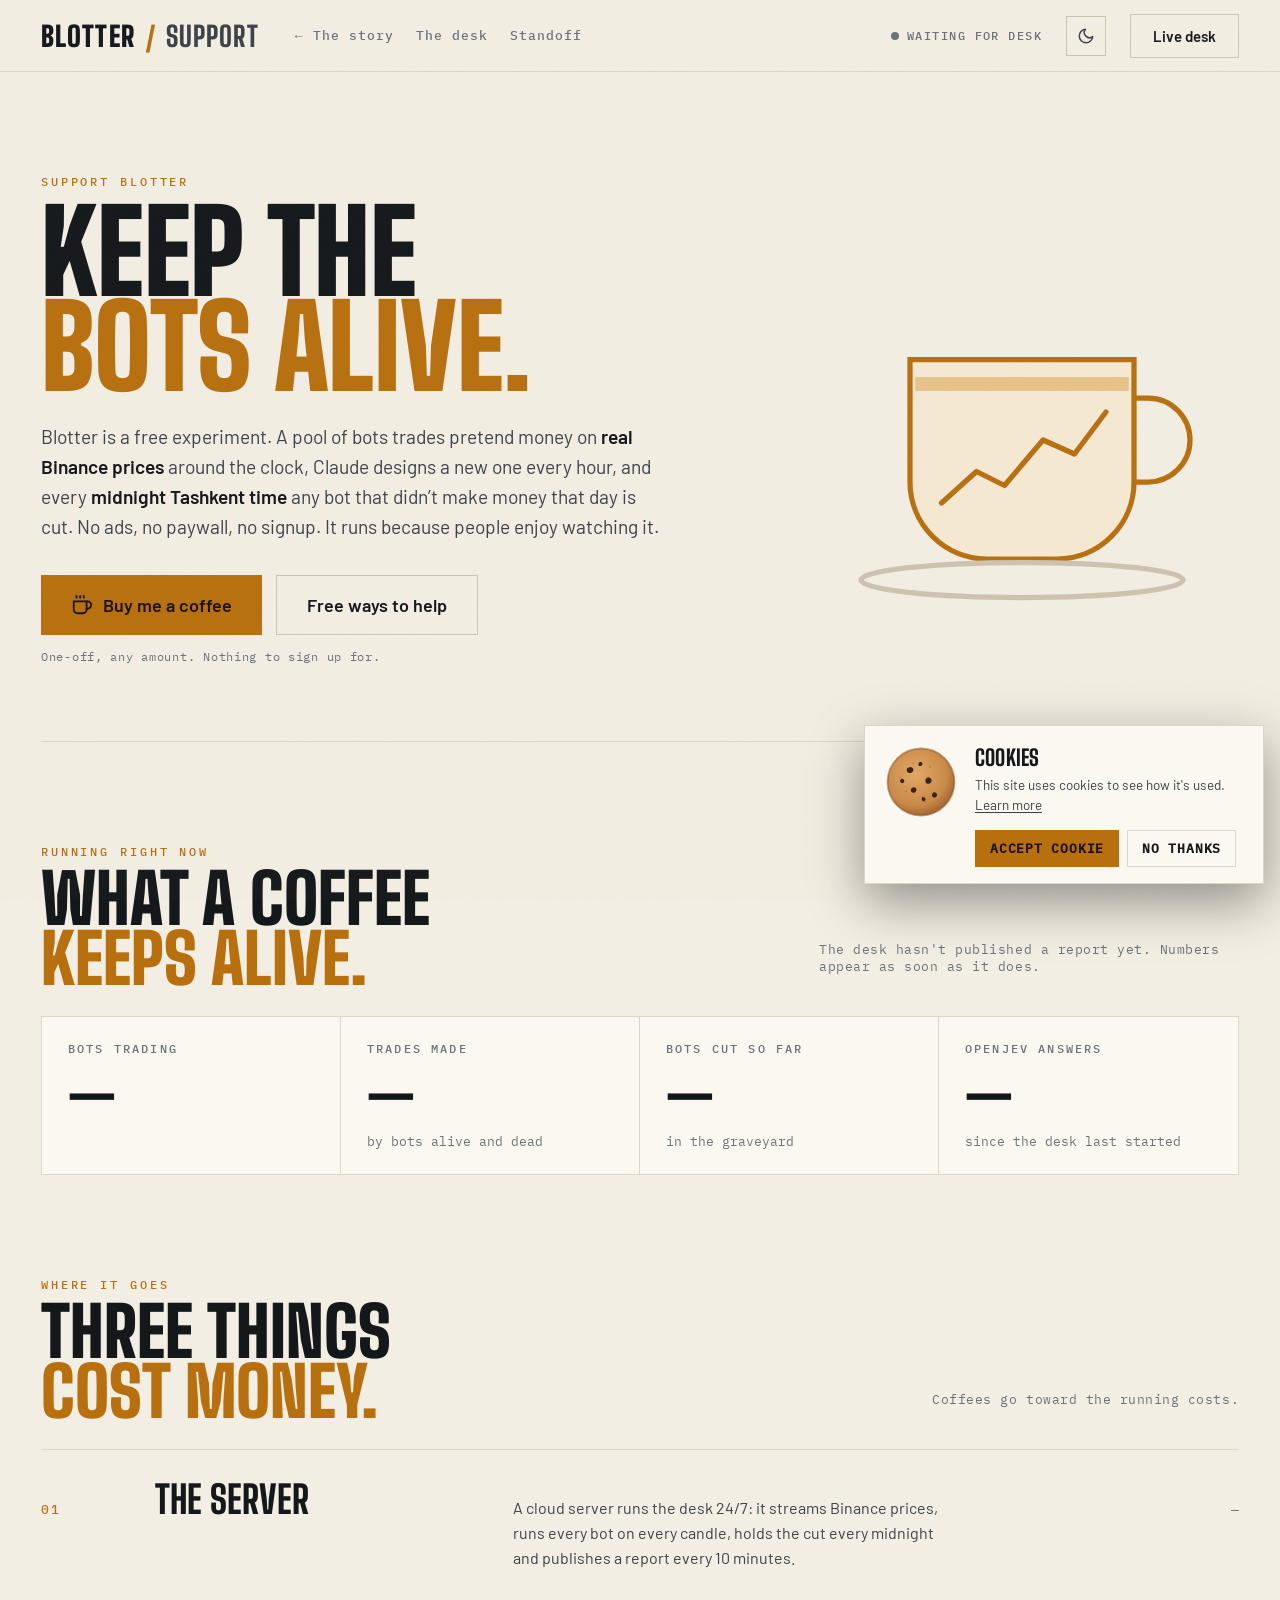
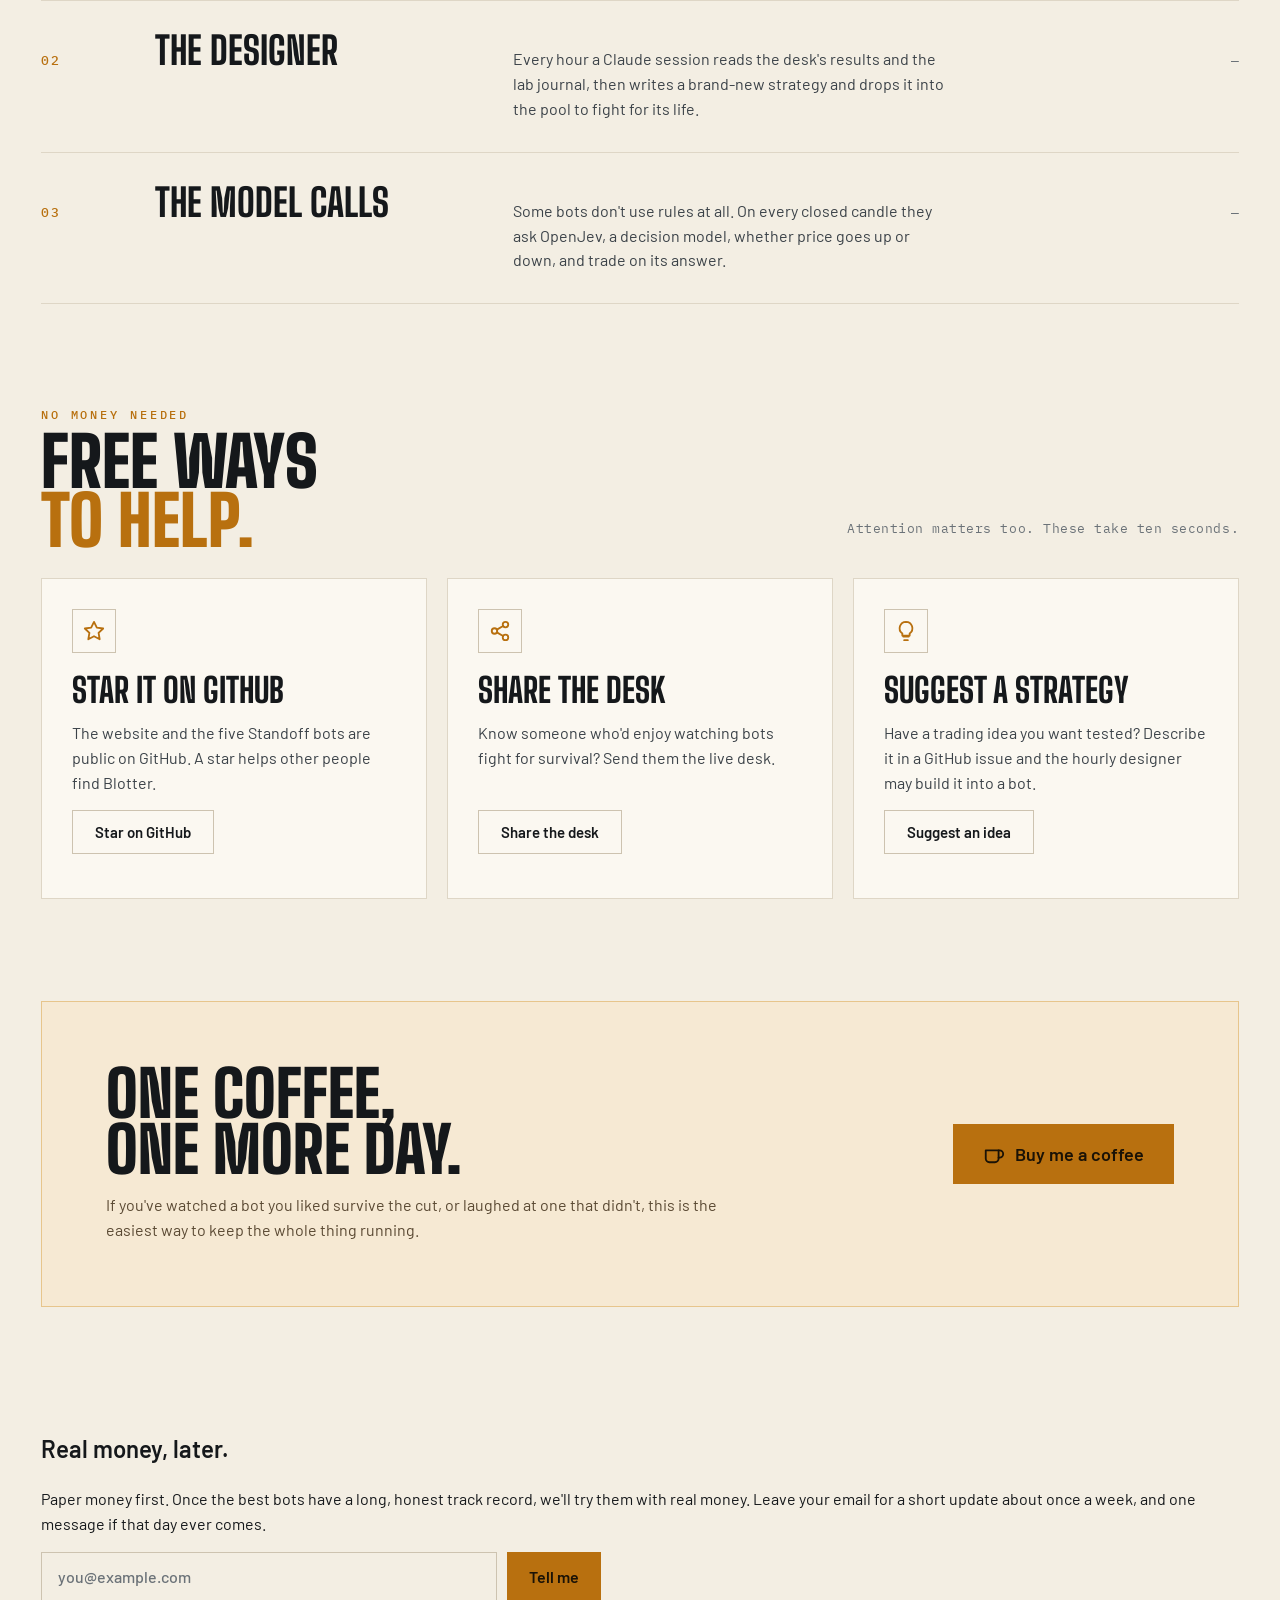
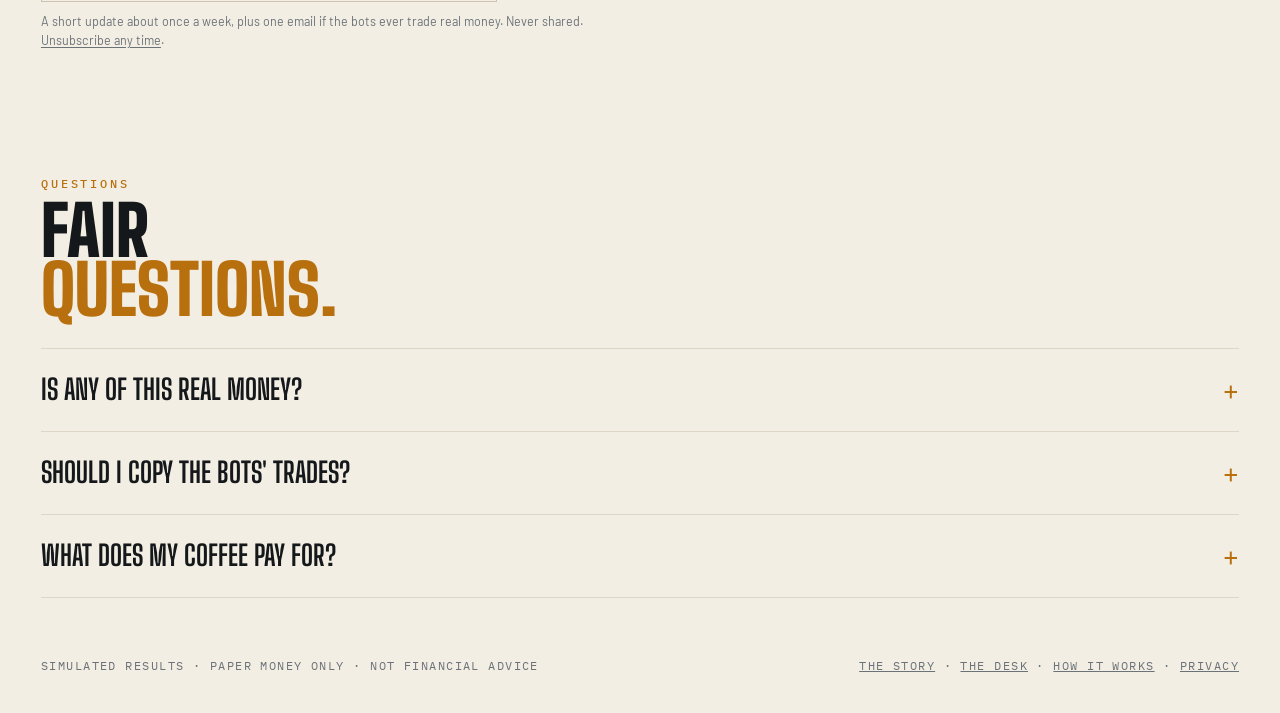
<file: docs/support.html>
<!doctype html>
<html lang="en">
<head>
<meta charset="utf-8">
<meta name="viewport" content="width=device-width,initial-scale=1,viewport-fit=cover">
<title>Support Blotter · keep the AI trading bots running</title>
<link rel="canonical" href="https://daniiiiilllll546-oss.github.io/Blotter/support.html">
<meta name="description" content="Keep Blotter's evolving AI trading bots running: buy a coffee, share the desk, or suggest a strategy for the hourly designer to build.">
<meta property="og:title" content="Support Blotter · keep the AI trading bots running">
<meta property="og:description" content="Keep Blotter's evolving AI trading bots running: buy a coffee, share the desk, or suggest a strategy for the hourly designer to build.">
<meta property="og:type" content="website">
<meta property="og:url" content="https://daniiiiilllll546-oss.github.io/Blotter/support.html">
<meta property="og:image" content="https://daniiiiilllll546-oss.github.io/Blotter/brand/og.png">
<meta name="twitter:card" content="summary_large_image">
<meta name="theme-color" content="#0B1116">
<script src="theme.js?v=2bd298dd"></script>
<link rel="stylesheet" href="theme.css?v=69bb1f0f">
<script src="transition.js?v=ae901faa"></script>
<link rel="icon" type="image/svg+xml" href="brand/favicon.svg">
<link rel="icon" type="image/png" sizes="32x32" href="brand/favicon-32.png">
<link rel="apple-touch-icon" href="brand/apple-touch-icon.png">
<link rel="preload" href="fonts/big-shoulders-display-latin-900-normal.woff2" as="font" type="font/woff2" crossorigin>
<link rel="preload" href="fonts/barlow-latin-400-normal.woff2" as="font" type="font/woff2" crossorigin>
<link rel="preload" href="fonts/ibm-plex-mono-latin-500-normal.woff2" as="font" type="font/woff2" crossorigin>
<link rel="stylesheet" href="fonts/fonts.css">
<link rel="stylesheet" href="extras.css?v=0d4e8541">
<style>
:root{
  color-scheme: dark;
  --ink:#0B1116; --ink2:#0F171D; --panel:#121B22; --panel2:#18232D; --line:#22313D; --line2:#2B3C4A;
  --text:#ECE6D6; --soft:#C3CACF; --muted:#8593A0;
  --amber:#E8A33D; --amber-hi:#F4BE6B; --amber-deep:#6B4E1F; --amber-ink:#17110A; --coffee:#1C1710;
  --green:#3EC690; --red:#F0625A; --violet:#B99BE8; --cyan:#72B8D8;
  --f-disp:'Big Shoulders Display','Arial Narrow','Helvetica Neue',sans-serif;
  --f-body:Barlow,'Segoe UI',system-ui,sans-serif;
  --f-mono:'IBM Plex Mono',ui-monospace,SFMono-Regular,Menlo,monospace;
  --gut:clamp(16px,3.2vw,48px);
  --ease:cubic-bezier(.2,.7,.1,1);
  --navh:72px;
}
*{box-sizing:border-box}
html{background:var(--ink);overflow-x:clip}
body{margin:0;background:var(--ink);color:var(--text);font:16px/1.55 var(--f-body);-webkit-font-smoothing:antialiased;overflow-x:clip}
a{color:var(--amber)}
button{font:inherit;color:inherit}
::selection{background:var(--amber);color:var(--amber-ink)}
:focus-visible{outline:2px solid var(--amber);outline-offset:3px}
.mono{font-family:var(--f-mono);font-variant-numeric:tabular-nums}
.grain{position:fixed;inset:0;z-index:60;pointer-events:none;opacity:.045;background-image:url("data:image/svg+xml,%3Csvg xmlns='http://www.w3.org/2000/svg' width='220' height='220'%3E%3Cfilter id='n'%3E%3CfeTurbulence type='fractalNoise' baseFrequency='.85' numOctaves='3' stitchTiles='stitch'/%3E%3C/filter%3E%3Crect width='100%25' height='100%25' filter='url(%23n)'/%3E%3C/svg%3E");animation:grain 1.2s steps(6) infinite}
@keyframes grain{0%{background-position:0 0}20%{background-position:-61px 37px}40%{background-position:43px -71px}60%{background-position:-29px -17px}80%{background-position:67px 53px}100%{background-position:0 0}}
@keyframes pulse{50%{opacity:.3}}
@keyframes rise{from{opacity:0;transform:translateY(22px)}to{opacity:1;transform:none}}
.rise{animation:rise .9s var(--ease) both}
.d1{animation-delay:.08s}.d2{animation-delay:.16s}.d3{animation-delay:.24s}.d4{animation-delay:.32s}
@media (prefers-reduced-motion:reduce){.grain{animation:none}*{animation-duration:.001s!important;animation-delay:0s!important;transition-duration:.001s!important}}

/* ---------- nav ---------- */
.nav{position:sticky;top:0;z-index:40;height:calc(var(--navh) + env(safe-area-inset-top,0px));padding:env(safe-area-inset-top,0px) var(--gut) 0;display:flex;align-items:center;gap:24px;background:rgba(11,17,22,.86);backdrop-filter:blur(12px);-webkit-backdrop-filter:blur(12px);border-bottom:1px solid var(--line)}
.brand{display:flex;align-items:baseline;gap:10px;text-decoration:none;color:var(--text)}
.logo{font:900 28px/1 var(--f-disp);letter-spacing:.04em;text-transform:uppercase}
.slash{font:800 28px/1 var(--f-disp);color:var(--amber)}
.page{font:800 28px/1 var(--f-disp);letter-spacing:.04em;text-transform:uppercase;color:var(--soft)}
.navlinks{display:flex;gap:22px;margin-left:12px}
.navlinks a{font:500 13px var(--f-mono);letter-spacing:.08em;color:var(--muted);text-decoration:none;white-space:nowrap}
.navlinks a:hover{color:var(--amber)}
.nav-mid{flex:1}
.live{display:flex;align-items:center;gap:8px;font:500 12px var(--f-mono);letter-spacing:.12em;color:var(--green);white-space:nowrap}
.live i{width:8px;height:8px;border-radius:50%;background:currentColor;animation:pulse 1.6s ease-in-out infinite}
.live.wait{color:var(--muted)}.live.wait i{animation:none}
.btn{display:inline-flex;align-items:center;justify-content:center;gap:10px;height:48px;padding:0 22px;font:600 16px var(--f-body);text-decoration:none;white-space:nowrap;border:0;cursor:pointer;transition:background .3s,color .3s,border-color .3s,transform .3s var(--ease)}
.btn-amber{background:var(--amber);color:var(--amber-ink)}
.btn-amber:hover{background:var(--amber-hi)}
.btn-amber[aria-disabled="true"]{background:var(--amber-deep);color:#E9D8B8;cursor:default}
.btn-line{border:1px solid var(--line2);color:var(--text);background:transparent}
.btn-line:hover{border-color:var(--amber);color:var(--amber)}
.btn-lg{height:60px;padding:0 30px;font-size:18px}

/* ---------- hero ---------- */
main{padding:0 var(--gut)}
.hero{display:grid;grid-template-columns:minmax(0,1.25fr) minmax(0,.75fr);gap:clamp(24px,5vw,80px);align-items:center;padding:clamp(48px,8vw,110px) 0 clamp(40px,6vw,80px);border-bottom:1px solid var(--line)}
.eyebrow{font:500 12px var(--f-mono);letter-spacing:.24em;color:var(--amber);text-transform:uppercase}
.h1{font:900 clamp(56px,9vw,148px)/.82 var(--f-disp);letter-spacing:-.005em;text-transform:uppercase;margin:16px 0 0}
.h1 .hl{color:var(--amber)}
.lead{max-width:620px;margin:28px 0 0;font-size:clamp(17px,1.5vw,20px);color:var(--soft)}
.lead b{color:var(--text);font-weight:600}
.ctas{display:flex;flex-wrap:wrap;gap:14px;margin-top:34px;align-items:center}
.note{font:12px var(--f-mono);letter-spacing:.06em;color:var(--muted);margin-top:14px}

.cupwrap{position:relative;aspect-ratio:1/1;max-width:420px;width:100%;justify-self:end}
.cupwrap svg{width:100%;height:100%;display:block;overflow:visible}
.cup-body{fill:var(--coffee);stroke:var(--amber);stroke-width:3}
.cup-handle{fill:none;stroke:var(--amber);stroke-width:3}
.cup-liquid{fill:#3A2614}
.cup-line{fill:none;stroke:var(--amber);stroke-width:3;stroke-linecap:round;stroke-linejoin:round}
.steam path{fill:none;stroke:var(--soft);stroke-width:3;stroke-linecap:round;opacity:0;animation:steam 3.2s ease-in infinite}
.steam path:nth-child(2){animation-delay:1.05s}.steam path:nth-child(3){animation-delay:2.1s}
@keyframes steam{0%{opacity:0;transform:translateY(14px)}30%{opacity:.55}100%{opacity:0;transform:translateY(-26px)}}
.saucer{fill:none;stroke:var(--line2);stroke-width:3}

/* ---------- live strip ---------- */
.sec{padding:clamp(56px,8vw,110px) 0 0}
.sec-h{display:flex;justify-content:space-between;align-items:end;gap:24px;flex-wrap:wrap;margin-bottom:28px}
.h2{font:900 clamp(40px,5.4vw,84px)/.86 var(--f-disp);text-transform:uppercase;margin:10px 0 0}
.h2 .hl{color:var(--amber)}
.sub{font:13px var(--f-mono);color:var(--muted);letter-spacing:.04em;max-width:420px}
.stats{display:grid;grid-template-columns:repeat(4,minmax(0,1fr));border:1px solid var(--line);background:var(--panel)}
.stat{padding:24px 26px;border-right:1px solid var(--line)}
.stat:last-child{border-right:0}
.stat .k{font:500 12px var(--f-mono);letter-spacing:.18em;color:var(--muted);text-transform:uppercase}
.stat .v{font:800 clamp(40px,4.4vw,64px)/1 var(--f-disp);margin-top:12px}
.stat .s{font:13px var(--f-mono);color:var(--muted);margin-top:8px}

/* ---------- where it goes ---------- */
.goes{border-top:1px solid var(--line)}
.row{display:grid;grid-template-columns:90px minmax(0,1fr) minmax(0,1.3fr) minmax(0,.8fr);gap:24px;align-items:baseline;padding:30px 0;border-bottom:1px solid var(--line)}
.row .n{font:500 13px var(--f-mono);color:var(--amber);letter-spacing:.14em}
.row h3{margin:0;font:800 clamp(30px,3vw,44px)/1 var(--f-disp);text-transform:uppercase}
.row p{margin:0;color:var(--soft)}
.row .live-note{font:13px var(--f-mono);color:var(--muted);text-align:right}
.row .live-note b{color:var(--text);font-weight:500}

/* ---------- free help ---------- */
.cards{display:grid;grid-template-columns:repeat(3,minmax(0,1fr));gap:20px}
.card{position:relative;background:var(--panel);border:1px solid var(--line);padding:30px 30px 44px;display:flex;flex-direction:column;gap:14px;transition:border-color .3s,transform .4s var(--ease)}
.card:hover{border-color:var(--line2);transform:translateY(-3px)}
.card .ic{width:44px;height:44px;display:grid;place-items:center;border:1px solid var(--line2);color:var(--amber)}
.card h3{margin:6px 0 0;font:800 34px/1 var(--f-disp);text-transform:uppercase}
.card p{margin:0;color:var(--soft);flex:1}
.card .btn{align-self:flex-start;height:44px;font-size:15px;margin-top:auto}
.copied{position:absolute;left:30px;bottom:16px;font:12px var(--f-mono);color:var(--green);letter-spacing:.08em}

/* ---------- coffee band ---------- */
.band{margin-top:clamp(56px,8vw,110px);background:var(--coffee);border:1px solid var(--amber-deep);padding:clamp(30px,5vw,64px);display:grid;grid-template-columns:minmax(0,1fr) auto;gap:30px;align-items:center}
.band h2{margin:0;font:900 clamp(40px,5vw,76px)/.88 var(--f-disp);text-transform:uppercase}
.band p{margin:14px 0 0;color:#D6CAB5;max-width:640px}

/* ---------- faq ---------- */
.faq{border-top:1px solid var(--line)}
.faq details{border-bottom:1px solid var(--line)}
.faq summary{list-style:none;cursor:pointer;display:flex;justify-content:space-between;align-items:center;gap:20px;padding:24px 0;font:700 clamp(22px,2.2vw,30px)/1.1 var(--f-disp);text-transform:uppercase}
.faq summary::-webkit-details-marker{display:none}
.faq summary span:last-child{font:400 26px var(--f-mono);color:var(--amber);transition:transform .3s var(--ease)}
.faq details[open] summary span:last-child{transform:rotate(45deg)}
.faq details p{margin:0 0 24px;max-width:760px;color:var(--soft)}

footer{display:flex;justify-content:space-between;flex-wrap:wrap;gap:12px;padding:60px 0 calc(40px + env(safe-area-inset-bottom,0px));font:12px var(--f-mono);letter-spacing:.12em;color:var(--muted)}
footer a{color:var(--muted)}footer a:hover{color:var(--amber)}

@media (max-width:1100px){
  .row{grid-template-columns:70px minmax(0,1fr);row-gap:10px}
  .row p,.row .live-note{grid-column:2}
  .row .live-note{text-align:left}
}
@media (max-width:900px){
  .hero{grid-template-columns:1fr}
  .cupwrap{order:-1;max-width:220px;justify-self:start}
  .stats{grid-template-columns:repeat(2,minmax(0,1fr))}
  .stat:nth-child(2){border-right:0}
  .stat:nth-child(-n+2){border-bottom:1px solid var(--line)}
  .cards{grid-template-columns:1fr}
  .band{grid-template-columns:1fr}
  .navlinks{display:none}
}
@media (max-width:560px){
  :root{--navh:60px}
  .logo,.slash,.page{font-size:24px}
  .live{display:none}
  .stat{padding:18px}
  .row{grid-template-columns:1fr}
  .row p,.row .live-note{grid-column:1}
  .ctas .btn{width:100%}
  .btn-lg{height:56px}
}

@media (hover:none),(pointer:coarse){.grain{animation:none}}
</style>
<link rel="stylesheet" href="nav.css?v=a37fa1f0">
</head>
<body>
<div class="grain" aria-hidden="true"></div>

<header class="nav">
  <a class="brand" href="index.html" aria-label="Blotter home"><span class="logo">Blotter</span><span class="slash">/</span><span class="page">Support</span></a>
  <nav class="navlinks" aria-label="Pages"><a href="index.html">← The story</a><a href="desk.html">The desk</a><a href="duel.html">Standoff</a></nav>
  <span class="nav-mid"></span>
  <span class="live wait" id="live"><i></i><span id="livetext">CONNECTING</span></span>
  <button class="themebtn" type="button" data-theme-toggle aria-label="Switch to light mode"></button>
  <a class="btn btn-line" href="desk.html" style="height:44px;font-size:15px">Live desk</a>
</header>

<main>
  <section class="hero">
    <div>
      <div class="eyebrow rise">Support Blotter</div>
      <h1 class="h1 rise d1">Keep the<br><span class="hl">bots alive.</span></h1>
      <p class="lead rise d2">Blotter is a free experiment. A pool of bots trades pretend money on <b>real Binance prices</b> around the clock, Claude designs a new one every hour, and every <b>midnight Tashkent time</b> any bot that didn’t make money that day is cut. No ads, no paywall, no signup. It runs because people enjoy watching it.</p>
      <div class="ctas rise d3">
        <a class="btn btn-amber btn-lg" data-bmc href="#"><svg width="22" height="22" viewBox="0 0 24 24" fill="none" stroke="currentColor" stroke-width="2" stroke-linecap="round" stroke-linejoin="round" aria-hidden="true"><path d="M17 8h1a4 4 0 1 1 0 8h-1"/><path d="M3 8h14v9a4 4 0 0 1-4 4H7a4 4 0 0 1-4-4Z"/><path d="M6 2v2"/><path d="M10 2v2"/><path d="M14 2v2"/></svg><span data-bmctext>Buy me a coffee</span></a>
        <a class="btn btn-line btn-lg" href="#free">Free ways to help</a>
      </div>
      <div class="note rise d4" id="bmcnote">One-off, any amount. Nothing to sign up for.</div>
    </div>
    <div class="cupwrap rise d2" aria-hidden="true">
      <svg viewBox="0 0 240 240">
        <g class="steam"><path d="M92 70c-8-10 8-16 0-28"/><path d="M118 70c-8-10 8-16 0-28"/><path d="M144 70c-8-10 8-16 0-28"/></g>
        <path class="cup-handle" d="M178 108h10a24 24 0 0 1 0 48h-12"/>
        <path class="cup-body" d="M52 86h128v70a44 44 0 0 1-44 44H96a44 44 0 0 1-44-44Z"/>
        <path class="cup-liquid" d="M55 96h122v8H55z"/>
        <polyline class="cup-line" points="70,168 90,150 106,158 128,132 146,140 164,116"/>
        <ellipse class="saucer" cx="116" cy="212" rx="92" ry="10"/>
      </svg>
    </div>
  </section>

  <section class="sec" aria-labelledby="now-h">
    <div class="sec-h">
      <div><div class="eyebrow">Running right now</div><h2 class="h2" id="now-h">What a coffee<br><span class="hl">keeps alive.</span></h2></div>
      <p class="sub" id="nowsub">Straight from the desk's latest report.</p>
    </div>
    <div class="stats">
      <div class="stat"><div class="k">Bots trading</div><div class="v mono" id="n-bots">—</div><div class="s" id="n-bots2">&nbsp;</div></div>
      <div class="stat"><div class="k">Trades made</div><div class="v mono" id="n-trades">—</div><div class="s">by bots alive and dead</div></div>
      <div class="stat"><div class="k">Bots cut so far</div><div class="v mono" id="n-dead">—</div><div class="s">in the graveyard</div></div>
      <div class="stat"><div class="k">OpenJev answers</div><div class="v mono" id="n-jev">—</div><div class="s" id="n-jev2">since the desk last started</div></div>
    </div>
  </section>

  <section class="sec" aria-labelledby="goes-h">
    <div class="sec-h">
      <div><div class="eyebrow">Where it goes</div><h2 class="h2" id="goes-h">Three things<br><span class="hl">cost money.</span></h2></div>
      <p class="sub">Coffees go toward the running costs.</p>
    </div>
    <div class="goes">
      <div class="row"><span class="n">01</span><h3>The server</h3><p>A cloud server runs the desk 24/7: it streams Binance prices, runs every bot on every candle, holds the cut every midnight and publishes a report every 10 minutes.</p><span class="live-note" id="g-server">—</span></div>
      <div class="row"><span class="n">02</span><h3>The designer</h3><p>Every hour a Claude session reads the desk's results and the lab journal, then writes a brand-new strategy and drops it into the pool to fight for its life.</p><span class="live-note" id="g-claude">—</span></div>
      <div class="row"><span class="n">03</span><h3>The model calls</h3><p>Some bots don't use rules at all. On every closed candle they ask OpenJev, a decision model, whether price goes up or down, and trade on its answer.</p><span class="live-note" id="g-jev">—</span></div>
    </div>
  </section>

  <section class="sec" id="free" aria-labelledby="free-h">
    <div class="sec-h">
      <div><div class="eyebrow">No money needed</div><h2 class="h2" id="free-h">Free ways<br><span class="hl">to help.</span></h2></div>
      <p class="sub">Attention matters too. These take ten seconds.</p>
    </div>
    <div class="cards">
      <div class="card">
        <div class="ic"><svg width="22" height="22" viewBox="0 0 24 24" fill="none" stroke="currentColor" stroke-width="2" stroke-linecap="round" stroke-linejoin="round" aria-hidden="true"><path d="m12 2 3.09 6.26L22 9.27l-5 4.87 1.18 6.88L12 17.77l-6.18 3.25L7 14.14 2 9.27l6.91-1.01L12 2z"/></svg></div>
        <h3>Star it on GitHub</h3>
        <p>The website and the five Standoff bots are public on GitHub. A star helps other people find Blotter.</p>
        <a class="btn btn-line" data-repo="" href="#" target="_blank" rel="noopener">Star on GitHub</a>
      </div>
      <div class="card">
        <div class="ic"><svg width="22" height="22" viewBox="0 0 24 24" fill="none" stroke="currentColor" stroke-width="2" stroke-linecap="round" stroke-linejoin="round" aria-hidden="true"><circle cx="18" cy="5" r="3"/><circle cx="6" cy="12" r="3"/><circle cx="18" cy="19" r="3"/><path d="m8.59 13.51 6.83 3.98"/><path d="m15.41 6.51-6.82 3.98"/></svg></div>
        <h3>Share the desk</h3>
        <p>Know someone who'd enjoy watching bots fight for survival? Send them the live desk.</p>
        <button class="btn btn-line" id="share" type="button">Share the desk</button>
        <div class="copied" id="copied" aria-live="polite"></div>
      </div>
      <div class="card">
        <div class="ic"><svg width="22" height="22" viewBox="0 0 24 24" fill="none" stroke="currentColor" stroke-width="2" stroke-linecap="round" stroke-linejoin="round" aria-hidden="true"><path d="M9 18h6"/><path d="M10 22h4"/><path d="M12 2a7 7 0 0 0-4 12.7V17h8v-2.3A7 7 0 0 0 12 2z"/></svg></div>
        <h3>Suggest a strategy</h3>
        <p>Have a trading idea you want tested? Describe it in a GitHub issue and the hourly designer may build it into a bot.</p>
        <a class="btn btn-line" data-issue="" href="#" target="_blank" rel="noopener">Suggest an idea</a>
      </div>
    </div>
  </section>

  <section class="band" aria-labelledby="band-h">
    <div>
      <h2 id="band-h">One coffee,<br>one more day.</h2>
      <p>If you've watched a bot you liked survive the cut, or laughed at one that didn't, this is the easiest way to keep the whole thing running.</p>
    </div>
    <a class="btn btn-amber btn-lg" data-bmc href="#"><svg width="22" height="22" viewBox="0 0 24 24" fill="none" stroke="currentColor" stroke-width="2" stroke-linecap="round" stroke-linejoin="round" aria-hidden="true"><path d="M17 8h1a4 4 0 1 1 0 8h-1"/><path d="M3 8h14v9a4 4 0 0 1-4 4H7a4 4 0 0 1-4-4Z"/></svg><span data-bmctext>Buy me a coffee</span></a>
  </section>

  <section class="sec" id="notify" aria-labelledby="notify-h">
    <h2 id="notify-h">Real money, later.</h2>
    <p>Paper money first. Once the best bots have a long, honest track record, we'll try them with real money. Leave your email for a short update about once a week, and one message if that day ever comes.</p>
    <form class="notify-form" data-notify novalidate>
        <label class="sr" for="notify-email-s">Email address</label>
        <input id="notify-email-s" name="email" type="email" inputmode="email" autocomplete="email" placeholder="you@example.com" required>
        <button type="submit" class="btn btn-amber">Tell me</button>
        <small>A short update about once a week, plus one email if the bots ever trade real money. Never shared. <a href="privacy.html#email">Unsubscribe any time</a>.</small>
        <output data-msg aria-live="polite"></output>
      </form>
  </section>

  <section class="sec" aria-labelledby="faq-h">
    <div class="sec-h"><div><div class="eyebrow">Questions</div><h2 class="h2" id="faq-h">Fair<br><span class="hl">questions.</span></h2></div></div>
    <div class="faq">
      <details><summary><span>Is any of this real money?</span><span>+</span></summary><p>No. Every bot trades a pretend $1,000 wallet. The prices are real and live from Binance, and fees are charged as if the trades were real, but no orders are ever sent to an exchange.</p></details>
      <details><summary><span>Should I copy the bots' trades?</span><span>+</span></summary><p>Please don't. This is an experiment about which strategies survive, not trading advice. Most bots lose, and that is the point: the cut exists because most of them deserve it.</p></details>
      <details><summary><span>What does my coffee pay for?</span><span>+</span></summary><p>Running costs: the server, the hourly Claude designer and the OpenJev model calls.</p></details>
    </div>
  </section>

  <footer>
    <span>SIMULATED RESULTS · PAPER MONEY ONLY · NOT FINANCIAL ADVICE</span>
    <span><a href="index.html">THE STORY</a> · <a href="desk.html">THE DESK</a> · <a href="how-it-works.html">HOW IT WORKS</a> · <a href="privacy.html">PRIVACY</a></span>
  </footer>
</main>

<script src="config.js?v=7fde69ab"></script>
<script>
(() => {
  const CFG = Object.assign({ bmc: '', repo: 'daniiiiilllll546-oss/Blotter' }, window.BLOTTER_CFG || {});
  const $ = s => document.querySelector(s), $$ = s => document.querySelectorAll(s);
  const GH = 'https://github.com/' + CFG.repo;
  const REPORT = `https://raw.githubusercontent.com/${CFG.repo}/desk-data/state.json`;
  const reduce = matchMedia('(prefers-reduced-motion: reduce)').matches;

  // links
  $$('[data-bmc]').forEach(a => {
    if (CFG.bmc) { a.href = CFG.bmc; a.target = '_blank'; a.rel = 'noopener'; }
    else { a.setAttribute('aria-disabled', 'true'); a.removeAttribute('href'); a.querySelector('[data-bmctext]').textContent = 'Coffee link coming soon'; }
  });
  if (!CFG.bmc) $('#bmcnote').textContent = 'The coffee page is being set up. In the meantime, the free ways below help just as much.';
  $$('[data-repo]').forEach(a => a.href = GH);
  $$('[data-issue]').forEach(a => a.href = GH + '/issues/new?title=' + encodeURIComponent('Strategy idea: ') + '&body=' + encodeURIComponent('What should the bot do?\n\nWhich market and timeframe?\n\nWhy might it work?\n'));
  $$('[data-journal]').forEach(a => a.href = GH + '/blob/main/lab/journal.md');

  // share
  const deskUrl = new URL('desk.html', location.href).href;
  $('#share').addEventListener('click', async () => {
    const data = { title: 'Blotter · live bot desk', text: 'Paper-trading bots that live or die by their P&L. Any bot that loses money in a day is cut at midnight.', url: deskUrl };
    try { if (navigator.share) { await navigator.share(data); return; } } catch (e) { if (e.name === 'AbortError') return; }
    try { await navigator.clipboard.writeText(deskUrl); $('#copied').textContent = 'LINK COPIED'; }
    catch (e) { $('#copied').textContent = deskUrl; }
    setTimeout(() => $('#copied').textContent = '', 4000);
  });

  // live numbers
  const ago = ms => { const m = Math.round((Date.now() - ms) / 60000); return m < 1 ? 'just now' : m < 60 ? `${m} min ago` : m < 2880 ? `${Math.round(m / 60)} h ago` : `${Math.round(m / 1440)} d ago`; };
  const fmt = n => Math.round(n).toLocaleString('en-US');
  function count(el, to) {
    if (reduce) { el.textContent = fmt(to); return; }
    const t0 = performance.now(), d = 1400;
    const step = t => { const k = Math.min(1, (t - t0) / d), e = 1 - Math.pow(1 - k, 4); el.textContent = fmt(to * e); if (k < 1) requestAnimationFrame(step); };
    requestAnimationFrame(step);
  }
  function waiting() {
    $('#live').className = 'live wait'; $('#livetext').textContent = 'WAITING FOR DESK';
    $('#nowsub').textContent = "The desk hasn't published a report yet. Numbers appear as soon as it does.";
  }
  async function load() {
    let r;
    try { const res = await fetch(REPORT + '?t=' + Date.now(), { cache: 'no-store' }); if (!res.ok) throw 0; r = await res.json(); }
    catch (e) { return waiting(); }
    if (!r || !Array.isArray(r.bots)) return waiting();
    const at = Date.parse(r.generatedAt), fresh = Date.now() - at < 25 * 60e3;
    $('#live').className = fresh ? 'live' : 'live wait'; $('#livetext').textContent = fresh ? 'DESK LIVE' : 'REPORT ' + ago(at).toUpperCase();
    $('#nowsub').textContent = `Straight from the desk's latest report, ${ago(at)}. Generation ${r.gen ?? 0}.`;
    const bots = r.bots, grave = r.graveyard || [];
    const trades = bots.reduce((a, b) => a + (b.trades || 0), 0) + grave.reduce((a, g) => a + (g.trades || 0), 0);
    const claude = bots.filter(b => b.author === 'claude').length, jevBots = bots.filter(b => b.fam === 'jev').length;
    count($('#n-bots'), bots.length); $('#n-bots2').textContent = `${claude} designed by Claude`;
    count($('#n-trades'), trades);
    count($('#n-dead'), grave.length);
    const J = r.jev;
    if (J && J.enabled) { count($('#n-jev'), J.calls || 0); $('#n-jev2').textContent = `${jevBots} bot${jevBots === 1 ? '' : 's'} asking it`; }
    else { $('#n-jev').textContent = '—'; $('#n-jev2').textContent = 'not connected'; }
    $('#g-server').innerHTML = `<b>${fresh ? 'Up' : 'Quiet'}</b> · last report ${ago(at)}`;
    $('#g-claude').innerHTML = `<b>${claude}</b> of its bots alive right now`;
    $('#g-jev').innerHTML = J && J.enabled ? `<b>${fmt(J.calls || 0)}</b> answers · ${J.errors || 0} errors` : 'not connected';
  }
  load(); setInterval(load, 5 * 60e3);
})();
</script>
<script src="track.js?v=6efc5a61" defer></script>
<script src="extras.js?v=30370ef3"></script>
</body>
</html>
</file>
<file: docs/snapshot.css>
/* static (no-JavaScript) sections: plain answer, snapshot tables, FAQ */
.glance,.faq{max-width:1100px;margin:0 auto;padding:72px 24px 24px;color:var(--text)}
.answer{font:800 clamp(26px,3.4vw,42px)/1.15 var(--f-disp);letter-spacing:.01em;margin:0 0 16px;max-width:26ch}
.answer2{font-size:17px;line-height:1.55;color:var(--soft);max-width:62ch;margin:0 0 40px}
.sn-h{display:flex;flex-wrap:wrap;gap:6px 18px;align-items:baseline;justify-content:space-between;margin:34px 0 8px}
.sn-h h2{font:800 26px/1.1 var(--f-disp);letter-spacing:.03em;text-transform:uppercase;margin:0}
.sn-h span{font:12px var(--f-mono);color:var(--muted);letter-spacing:.04em}
.sn-p{font-size:15px;color:var(--soft);margin:6px 0 12px}
.sn-p a{color:var(--amber)}
.sn-wrap{overflow-x:auto;border:1px solid var(--line);border-radius:12px;background:var(--panel)}
.sn{width:100%;border-collapse:collapse;font-size:14.5px;white-space:nowrap}
.sn th,.sn td{padding:11px 14px;text-align:left;border-bottom:1px solid var(--line)}
.sn tr:last-child td{border-bottom:0}
.sn th{font:600 11px var(--f-mono);letter-spacing:.08em;text-transform:uppercase;color:var(--muted)}
.sn .r{text-align:right;font-family:var(--f-mono);font-variant-numeric:tabular-nums}
.sn .up{color:var(--green)}.sn .dn{color:var(--red)}
.faq h2{font:800 clamp(34px,4vw,56px)/1 var(--f-disp);letter-spacing:.02em;text-transform:uppercase;margin:0 0 24px}
.qa{border-bottom:1px solid var(--line);padding:0}
.qa summary{cursor:pointer;list-style:none;padding:18px 0;font:600 18px/1.3 var(--f-body);display:flex;justify-content:space-between;gap:16px}
.qa summary::-webkit-details-marker{display:none}
.qa summary::after{content:'+';font:400 24px/1 var(--f-mono);color:var(--amber)}
.qa[open] summary::after{content:'−'}
.qa p{margin:0 0 20px;max-width:70ch;font-size:16px;line-height:1.6;color:var(--soft)}
.logomark{width:30px;height:30px;border-radius:7px;display:block;align-self:center}
@media(max-width:700px){.glance,.faq{padding:48px 16px 8px}}
</file>
<file: docs/extras.css>
/* shared bits: share buttons, start-here strip, simulated-results notes */
.sharebar{display:flex;flex-wrap:wrap;gap:8px;align-items:center}
.sharebar a,.sharebar button{display:inline-flex;align-items:center;gap:8px;min-height:40px;padding:0 14px;border:1px solid var(--line2);background:transparent;color:var(--soft);font:500 12px var(--f-mono);letter-spacing:.08em;text-transform:uppercase;text-decoration:none;cursor:pointer}
.sharebar a:hover,.sharebar button:hover{border-color:var(--amber);color:var(--amber)}
.sharebar .coffee{background:var(--amber);border-color:var(--amber);color:var(--amber-ink)}
.sharebar .coffee:hover{background:var(--amber-hi,var(--amber));color:var(--amber-ink)}
.sharebar svg{width:16px;height:16px;flex:none}
.simnote{font:12px/1.6 var(--f-mono);color:var(--muted);letter-spacing:.02em}
.simnote b{color:var(--soft);font-weight:500}
.starthere{margin:22px var(--gut) 0;border:1px solid var(--line2);background:var(--panel);padding:16px 18px;display:grid;grid-template-columns:auto minmax(0,1fr) auto;gap:14px;align-items:start}
.starthere .tag{font:500 11px var(--f-mono);letter-spacing:.16em;color:var(--amber-ink);background:var(--amber);padding:3px 8px;white-space:nowrap}
.starthere p{margin:0;color:var(--soft);font-size:15px;line-height:1.55}
.starthere p b{color:var(--text);font-weight:600}
.starthere button{min-width:44px;min-height:44px;margin:-10px -10px -10px 0;border:0;background:transparent;color:var(--muted);font:20px/1 var(--f-mono);cursor:pointer}
.starthere button:hover{color:var(--amber)}
@media (max-width:640px){.starthere{grid-template-columns:minmax(0,1fr) auto}.starthere .tag{grid-column:1/-1;justify-self:start}}

/* ---------- first-visit guide ---------- */
.starthere .tag{border:0;cursor:pointer;font:500 11px var(--f-mono);letter-spacing:.16em;min-height:32px;display:inline-flex;align-items:center;gap:6px}
.starthere .tag:hover{filter:brightness(1.12)}
.guide-back{position:fixed;inset:0;z-index:200;display:grid;place-items:center;padding:16px;background:rgba(6,10,13,.72);backdrop-filter:blur(6px);-webkit-backdrop-filter:blur(6px);animation:gfade .25s ease both}
.guide{position:relative;width:min(520px,100%);max-height:calc(100dvh - 32px);overflow:auto;background:var(--panel);color:var(--text);border:1px solid var(--line2);box-shadow:0 30px 80px rgba(0,0,0,.45);padding:34px 32px 26px;animation:grise .35s cubic-bezier(.2,.7,.1,1) both}
.guide .g-close{position:absolute;top:8px;right:8px;width:44px;height:44px;border:0;background:transparent;color:var(--muted);font:22px/1 var(--f-mono);cursor:pointer}
.guide .g-close:hover{color:var(--amber)}
.guide .g-step{font:500 11px var(--f-mono);letter-spacing:.2em;color:var(--amber);text-transform:uppercase}
.guide .g-ico{width:64px;height:64px;margin:18px 0 6px;color:var(--amber)}
.guide h2{font:900 clamp(34px,6vw,46px)/.95 var(--f-disp);text-transform:uppercase;margin:10px 0 14px;letter-spacing:.01em}
.guide h2 span{color:var(--amber)}
.guide p{margin:0;font-size:17px;line-height:1.6;color:var(--soft)}
.guide p b{color:var(--text);font-weight:600}
.guide .g-note{margin-top:12px;font:12px/1.6 var(--f-mono);color:var(--muted)}
.guide .g-foot{display:flex;align-items:center;gap:12px;margin-top:28px}
.guide .g-dots{display:flex;gap:6px;flex:1}
.guide .g-dots i{width:22px;height:4px;background:var(--line2)}
.guide .g-dots i.on{background:var(--amber)}
.guide .g-btn{min-height:44px;padding:0 18px;border:1px solid var(--line2);background:transparent;color:var(--text);font:600 15px var(--f-body);cursor:pointer;text-decoration:none;display:inline-flex;align-items:center}
.guide .g-btn:hover{border-color:var(--amber);color:var(--amber)}
.guide .g-btn.pri{background:var(--amber);border-color:var(--amber);color:var(--amber-ink)}
.guide .g-btn.pri:hover{color:var(--amber-ink);filter:brightness(1.08)}
.guide .g-links{display:flex;flex-wrap:wrap;gap:10px;margin-top:20px}
@keyframes gfade{from{opacity:0}}
@keyframes grise{from{opacity:0;transform:translateY(16px) scale(.98)}}
/* spotlight mode (desk): the dimming comes from the ring's shadow, and the card sits next to what it explains */
.g-spot{position:fixed;left:50%;top:50%;width:0;height:0;border:2px solid var(--amber);box-shadow:0 0 0 100vmax rgba(6,10,13,.72);pointer-events:none;opacity:0;transition:left .5s var(--ease,ease),top .5s var(--ease,ease),width .5s var(--ease,ease),height .5s var(--ease,ease),opacity .2s}
.guide-back.spot{background:transparent;backdrop-filter:none;-webkit-backdrop-filter:none;display:block;padding:0;animation:none}
.guide-back.spot .g-spot{opacity:1}
.guide-back.spot .guide{position:fixed;width:min(520px,calc(100% - 24px));padding:22px 22px 18px;transition:top .5s var(--ease,ease),left .5s var(--ease,ease);overflow:visible}
/* arrow on the card's edge, pointing at the highlighted thing */
.guide-back.spot .guide::after{content:'';position:absolute;left:var(--ax,50%);width:16px;height:16px;margin-left:-8px;background:var(--panel);border:2px solid var(--amber);transform:rotate(45deg);transition:left .5s var(--ease,ease);display:none}
.guide-back.pt-down .guide::after{display:block;bottom:-10px;border-top:0;border-left:0}
.guide-back.pt-up .guide::after{display:block;top:-10px;border-bottom:0;border-right:0}
.guide-back.spot .g-ico{display:none}
.guide-back.spot h2{font-size:clamp(28px,5.5vw,38px);margin:8px 0 10px}
.guide-back.spot p{font-size:16px}
@media (prefers-reduced-motion:reduce){.guide-back,.guide{animation:none}.g-spot,.guide-back.spot .guide,.guide::after{transition:none}}
@media (max-width:480px){.guide{padding:30px 22px 22px}.guide .g-btn{padding:0 14px}}

/* home: the guide invite (non-blocking) */
.guide-pill{position:fixed;left:16px;bottom:calc(16px + env(safe-area-inset-bottom,0px));z-index:120;display:flex;align-items:stretch;background:var(--panel);border:1px solid var(--line2);box-shadow:0 12px 40px rgba(0,0,0,.35);animation:grise .4s cubic-bezier(.2,.7,.1,1) both}
.guide-pill button{border:0;background:transparent;color:var(--text);cursor:pointer;min-height:48px}
.guide-pill .gp-open{padding:0 16px;font:500 15px var(--f-body);display:flex;align-items:center;gap:6px}
.guide-pill .gp-open b{color:var(--amber);font-weight:600}
.guide-pill .gp-open:hover b{text-decoration:underline}
.guide-pill .gp-x{width:44px;border-left:1px solid var(--line2);color:var(--muted);font:20px/1 var(--f-mono)}
.guide-pill .gp-x:hover{color:var(--amber)}

/* "email me when it goes real" form (home + support) */
.sr{position:absolute;width:1px;height:1px;overflow:hidden;clip:rect(0 0 0 0);white-space:nowrap}
.notify-form{display:grid;grid-template-columns:minmax(0,1fr) auto;gap:10px;max-width:560px;margin-top:4px}
.notify-form input{min-width:0;font:500 16px/1.2 var(--f-body);padding:14px 16px;background:transparent;color:var(--text);border:1px solid var(--line2,var(--line));border-radius:0}
.notify-form input::placeholder{color:var(--muted)}
.notify-form input:focus-visible{outline:2px solid var(--amber);outline-offset:1px}
.notify-form button{white-space:nowrap}
.notify-form small{grid-column:1/-1;color:var(--muted);font-size:12.5px}
.notify-form small a{color:inherit;text-decoration:underline;text-underline-offset:2px}
.notify-form output{grid-column:1/-1;font:500 13px/1.4 var(--f-mono);color:var(--amber);min-height:1em}
@media (max-width:520px){.notify-form{grid-template-columns:1fr}}
</file>
<file: docs/theme.css>
/* Blotter light mode. `html[data-theme="light"]` outranks each page's :root, so this file can load anywhere.
   The palette keeps the brand: warm paper instead of ink, the same orange, deeper greens and reds for contrast. */

/* the toggle (all themes) */
.themebtn{display:inline-grid;place-items:center;width:40px;height:40px;flex:none;border:1px solid var(--line2);background:transparent;color:var(--soft);cursor:pointer;padding:0;transition:border-color .3s,color .3s}
.themebtn:hover{border-color:var(--amber);color:var(--amber)}
.themebtn .ic-moon{display:none}
html[data-theme="light"] .themebtn .ic-sun{display:none}
html[data-theme="light"] .themebtn .ic-moon{display:block}
html.theming,html.theming *{transition:background-color .45s ease,border-color .45s ease,color .45s ease,fill .45s ease,stroke .45s ease!important}

html[data-theme="light"]{
  color-scheme: light;
  --ink:#F3EEE3; --ink2:#ECE6D9; --panel:#FBF8F1; --panel2:#F2ECE0; --line:#DED6C6; --line2:#CDC3B0;
  --text:#15181B; --soft:#3B4248; --muted:#6B7278;
  --amber:#B8700F; --amber-hi:#D98714; --amber-deep:#E7C58C; --amber-ink:#1A1206; --coffee:#F6E9D3;
  --green:#1D8350; --red:#CC3F37; --violet:#7650BE; --cyan:#2B779A;
  --green-bg:#E2F1E7; --red-bg:#F8E2DF; --rose:#B0447A;
}
html[data-theme="light"] .grain{opacity:.035}
html[data-theme="light"] ::selection{background:var(--amber);color:#fff}

/* nav bars */
html[data-theme="light"] .nav{background:rgba(243,238,227,.86)}
html[data-theme="light"] .nav.solid{background:rgba(243,238,227,.86)}
html[data-theme="light"] #nav:not(.solid){background:transparent}
html[data-theme="light"] .links a{color:var(--soft)}
html[data-theme="light"] .links a:hover{color:var(--text)}

/* landing */
html[data-theme="light"] .hero-shade{background:
  radial-gradient(120% 90% at 72% 55%,transparent 38%,rgba(243,238,227,.55) 74%,rgba(243,238,227,.95) 100%),
  linear-gradient(90deg,rgba(243,238,227,.94) 0%,rgba(243,238,227,.55) 36%,transparent 62%),
  linear-gradient(0deg,rgba(243,238,227,1) 0%,transparent 22%)}
html[data-theme="light"] .hero .tape,html[data-theme="light"] .tape{background:rgba(243,238,227,.9)}
html[data-theme="light"] .tile{background:var(--panel);border-color:#B9D8C6}
html[data-theme="light"] .tile.kill{background:#FBEAE7;border-color:#E3A9A3}
html[data-theme="light"] .tile.grace{border-color:#A6CADB}
html[data-theme="light"] .tile.born{background:#F8EAD2;border-color:var(--amber-deep)}
html[data-theme="light"] .gene.mut{background:#F6E6C8}
html[data-theme="light"] .bar .tr{background:#E6DED0}
html[data-theme="light"] td{border-bottom-color:var(--line)}
html[data-theme="light"] .chip.kill,html[data-theme="light"] .vchip.kill{color:#fff}
html[data-theme="light"] .grave-set span{color:#A99C98}
html[data-theme="light"] .coffee{background:var(--coffee)}
html[data-theme="light"] .coffee p{color:#5A4933}
html[data-theme="light"] .who b[style*="#221A2E"]{background:#EFE8FA!important;border-color:#C7B6E8!important}
html[data-theme="light"] .who b[style*="#10212A"]{background:#E2EFF5!important;border-color:#A6CADB!important}
html[data-theme="light"] pre.code,html[data-theme="light"] .code-card{background:var(--panel)}

html[data-theme="light"] .step .num{-webkit-text-stroke-color:#B7AB94}
html[data-theme="light"] .step .tag span{border-color:var(--line2);color:var(--soft)}

/* desk */
html[data-theme="light"] .lb td,html[data-theme="light"] .trades td,html[data-theme="light"] .ev,html[data-theme="light"] .card{border-bottom-color:var(--line)}
html[data-theme="light"] .lb tr.row:hover,html[data-theme="light"] .mc:hover{background:var(--panel2)}
html[data-theme="light"] .lb tr.row.sel{background:#EEE6D6}
html[data-theme="light"] .ev.cull{background:#F6EDDB}
html[data-theme="light"] .grave .n{color:#A99C98}
html[data-theme="light"] .dt-close{background:rgba(251,248,241,.96)}
html[data-theme="light"] .jevchip{border-color:rgba(43,119,154,.35)}

/* support */
html[data-theme="light"] .btn-amber[aria-disabled="true"]{background:var(--amber-deep);color:#6E5022}
html[data-theme="light"] .cup-liquid{fill:#E7C58C}
html[data-theme="light"] .band{background:var(--coffee)}
html[data-theme="light"] .band p{color:#5A4933}

/* duel */
html[data-theme="light"] details.code{background:var(--panel2)}
html[data-theme="light"] details.code pre{color:var(--soft)}
html[data-theme="light"] .ln{color:#ABA394}
</file>
<file: docs/fonts/fonts.css>
/* Self-hosted fonts (from @fontsource, SIL Open Font License). No request goes to Google. */

/* big-shoulders-display-latin-ext-600-normal */
@font-face {
  font-family: 'Big Shoulders Display';
  font-style: normal;
  font-display: swap;
  font-weight: 600;
  src: url(big-shoulders-display-latin-ext-600-normal.woff2) format('woff2');
  unicode-range: U+0100-02BA,U+02BD-02C5,U+02C7-02CC,U+02CE-02D7,U+02DD-02FF,U+0304,U+0308,U+0329,U+1D00-1DBF,U+1E00-1E9F,U+1EF2-1EFF,U+2020,U+20A0-20AB,U+20AD-20C0,U+2113,U+2C60-2C7F,U+A720-A7FF;
}

/* big-shoulders-display-latin-600-normal */
@font-face {
  font-family: 'Big Shoulders Display';
  font-style: normal;
  font-display: swap;
  font-weight: 600;
  src: url(big-shoulders-display-latin-600-normal.woff2) format('woff2');
  unicode-range: U+0000-00FF,U+0131,U+0152-0153,U+02BB-02BC,U+02C6,U+02DA,U+02DC,U+0304,U+0308,U+0329,U+2000-206F,U+20AC,U+2122,U+2191,U+2193,U+2212,U+2215,U+FEFF,U+FFFD;
}

/* big-shoulders-display-latin-ext-700-normal */
@font-face {
  font-family: 'Big Shoulders Display';
  font-style: normal;
  font-display: swap;
  font-weight: 700;
  src: url(big-shoulders-display-latin-ext-700-normal.woff2) format('woff2');
  unicode-range: U+0100-02BA,U+02BD-02C5,U+02C7-02CC,U+02CE-02D7,U+02DD-02FF,U+0304,U+0308,U+0329,U+1D00-1DBF,U+1E00-1E9F,U+1EF2-1EFF,U+2020,U+20A0-20AB,U+20AD-20C0,U+2113,U+2C60-2C7F,U+A720-A7FF;
}

/* big-shoulders-display-latin-700-normal */
@font-face {
  font-family: 'Big Shoulders Display';
  font-style: normal;
  font-display: swap;
  font-weight: 700;
  src: url(big-shoulders-display-latin-700-normal.woff2) format('woff2');
  unicode-range: U+0000-00FF,U+0131,U+0152-0153,U+02BB-02BC,U+02C6,U+02DA,U+02DC,U+0304,U+0308,U+0329,U+2000-206F,U+20AC,U+2122,U+2191,U+2193,U+2212,U+2215,U+FEFF,U+FFFD;
}

/* big-shoulders-display-latin-ext-800-normal */
@font-face {
  font-family: 'Big Shoulders Display';
  font-style: normal;
  font-display: swap;
  font-weight: 800;
  src: url(big-shoulders-display-latin-ext-800-normal.woff2) format('woff2');
  unicode-range: U+0100-02BA,U+02BD-02C5,U+02C7-02CC,U+02CE-02D7,U+02DD-02FF,U+0304,U+0308,U+0329,U+1D00-1DBF,U+1E00-1E9F,U+1EF2-1EFF,U+2020,U+20A0-20AB,U+20AD-20C0,U+2113,U+2C60-2C7F,U+A720-A7FF;
}

/* big-shoulders-display-latin-800-normal */
@font-face {
  font-family: 'Big Shoulders Display';
  font-style: normal;
  font-display: swap;
  font-weight: 800;
  src: url(big-shoulders-display-latin-800-normal.woff2) format('woff2');
  unicode-range: U+0000-00FF,U+0131,U+0152-0153,U+02BB-02BC,U+02C6,U+02DA,U+02DC,U+0304,U+0308,U+0329,U+2000-206F,U+20AC,U+2122,U+2191,U+2193,U+2212,U+2215,U+FEFF,U+FFFD;
}

/* big-shoulders-display-latin-ext-900-normal */
@font-face {
  font-family: 'Big Shoulders Display';
  font-style: normal;
  font-display: swap;
  font-weight: 900;
  src: url(big-shoulders-display-latin-ext-900-normal.woff2) format('woff2');
  unicode-range: U+0100-02BA,U+02BD-02C5,U+02C7-02CC,U+02CE-02D7,U+02DD-02FF,U+0304,U+0308,U+0329,U+1D00-1DBF,U+1E00-1E9F,U+1EF2-1EFF,U+2020,U+20A0-20AB,U+20AD-20C0,U+2113,U+2C60-2C7F,U+A720-A7FF;
}

/* big-shoulders-display-latin-900-normal */
@font-face {
  font-family: 'Big Shoulders Display';
  font-style: normal;
  font-display: swap;
  font-weight: 900;
  src: url(big-shoulders-display-latin-900-normal.woff2) format('woff2');
  unicode-range: U+0000-00FF,U+0131,U+0152-0153,U+02BB-02BC,U+02C6,U+02DA,U+02DC,U+0304,U+0308,U+0329,U+2000-206F,U+20AC,U+2122,U+2191,U+2193,U+2212,U+2215,U+FEFF,U+FFFD;
}

/* barlow-latin-ext-400-normal */
@font-face {
  font-family: 'Barlow';
  font-style: normal;
  font-display: swap;
  font-weight: 400;
  src: url(barlow-latin-ext-400-normal.woff2) format('woff2');
  unicode-range: U+0100-02BA,U+02BD-02C5,U+02C7-02CC,U+02CE-02D7,U+02DD-02FF,U+0304,U+0308,U+0329,U+1D00-1DBF,U+1E00-1E9F,U+1EF2-1EFF,U+2020,U+20A0-20AB,U+20AD-20C0,U+2113,U+2C60-2C7F,U+A720-A7FF;
}

/* barlow-latin-400-normal */
@font-face {
  font-family: 'Barlow';
  font-style: normal;
  font-display: swap;
  font-weight: 400;
  src: url(barlow-latin-400-normal.woff2) format('woff2');
  unicode-range: U+0000-00FF,U+0131,U+0152-0153,U+02BB-02BC,U+02C6,U+02DA,U+02DC,U+0304,U+0308,U+0329,U+2000-206F,U+20AC,U+2122,U+2191,U+2193,U+2212,U+2215,U+FEFF,U+FFFD;
}

/* barlow-latin-ext-500-normal */
@font-face {
  font-family: 'Barlow';
  font-style: normal;
  font-display: swap;
  font-weight: 500;
  src: url(barlow-latin-ext-500-normal.woff2) format('woff2');
  unicode-range: U+0100-02BA,U+02BD-02C5,U+02C7-02CC,U+02CE-02D7,U+02DD-02FF,U+0304,U+0308,U+0329,U+1D00-1DBF,U+1E00-1E9F,U+1EF2-1EFF,U+2020,U+20A0-20AB,U+20AD-20C0,U+2113,U+2C60-2C7F,U+A720-A7FF;
}

/* barlow-latin-500-normal */
@font-face {
  font-family: 'Barlow';
  font-style: normal;
  font-display: swap;
  font-weight: 500;
  src: url(barlow-latin-500-normal.woff2) format('woff2');
  unicode-range: U+0000-00FF,U+0131,U+0152-0153,U+02BB-02BC,U+02C6,U+02DA,U+02DC,U+0304,U+0308,U+0329,U+2000-206F,U+20AC,U+2122,U+2191,U+2193,U+2212,U+2215,U+FEFF,U+FFFD;
}

/* barlow-latin-ext-600-normal */
@font-face {
  font-family: 'Barlow';
  font-style: normal;
  font-display: swap;
  font-weight: 600;
  src: url(barlow-latin-ext-600-normal.woff2) format('woff2');
  unicode-range: U+0100-02BA,U+02BD-02C5,U+02C7-02CC,U+02CE-02D7,U+02DD-02FF,U+0304,U+0308,U+0329,U+1D00-1DBF,U+1E00-1E9F,U+1EF2-1EFF,U+2020,U+20A0-20AB,U+20AD-20C0,U+2113,U+2C60-2C7F,U+A720-A7FF;
}

/* barlow-latin-600-normal */
@font-face {
  font-family: 'Barlow';
  font-style: normal;
  font-display: swap;
  font-weight: 600;
  src: url(barlow-latin-600-normal.woff2) format('woff2');
  unicode-range: U+0000-00FF,U+0131,U+0152-0153,U+02BB-02BC,U+02C6,U+02DA,U+02DC,U+0304,U+0308,U+0329,U+2000-206F,U+20AC,U+2122,U+2191,U+2193,U+2212,U+2215,U+FEFF,U+FFFD;
}

/* ibm-plex-mono-latin-ext-400-normal */
@font-face {
  font-family: 'IBM Plex Mono';
  font-style: normal;
  font-display: swap;
  font-weight: 400;
  src: url(ibm-plex-mono-latin-ext-400-normal.woff2) format('woff2');
  unicode-range: U+0100-02BA,U+02BD-02C5,U+02C7-02CC,U+02CE-02D7,U+02DD-02FF,U+0304,U+0308,U+0329,U+1D00-1DBF,U+1E00-1E9F,U+1EF2-1EFF,U+2020,U+20A0-20AB,U+20AD-20C0,U+2113,U+2C60-2C7F,U+A720-A7FF;
}

/* ibm-plex-mono-latin-400-normal */
@font-face {
  font-family: 'IBM Plex Mono';
  font-style: normal;
  font-display: swap;
  font-weight: 400;
  src: url(ibm-plex-mono-latin-400-normal.woff2) format('woff2');
  unicode-range: U+0000-00FF,U+0131,U+0152-0153,U+02BB-02BC,U+02C6,U+02DA,U+02DC,U+0304,U+0308,U+0329,U+2000-206F,U+20AC,U+2122,U+2191,U+2193,U+2212,U+2215,U+FEFF,U+FFFD;
}

/* ibm-plex-mono-latin-ext-500-normal */
@font-face {
  font-family: 'IBM Plex Mono';
  font-style: normal;
  font-display: swap;
  font-weight: 500;
  src: url(ibm-plex-mono-latin-ext-500-normal.woff2) format('woff2');
  unicode-range: U+0100-02BA,U+02BD-02C5,U+02C7-02CC,U+02CE-02D7,U+02DD-02FF,U+0304,U+0308,U+0329,U+1D00-1DBF,U+1E00-1E9F,U+1EF2-1EFF,U+2020,U+20A0-20AB,U+20AD-20C0,U+2113,U+2C60-2C7F,U+A720-A7FF;
}

/* ibm-plex-mono-latin-500-normal */
@font-face {
  font-family: 'IBM Plex Mono';
  font-style: normal;
  font-display: swap;
  font-weight: 500;
  src: url(ibm-plex-mono-latin-500-normal.woff2) format('woff2');
  unicode-range: U+0000-00FF,U+0131,U+0152-0153,U+02BB-02BC,U+02C6,U+02DA,U+02DC,U+0304,U+0308,U+0329,U+2000-206F,U+20AC,U+2122,U+2191,U+2193,U+2212,U+2215,U+FEFF,U+FFFD;
}
</file>
<file: docs/nav.css>
/* phones: keep the header on one line on every sub-page */
@media (max-width:560px){
  header.nav{gap:10px !important}
  header.nav .brand{gap:8px !important;min-width:0}
  header.nav .brand .logo{font-size:22px !important}
  header.nav .brand .slash,header.nav .brand .page{font-size:15px !important}
  header.nav .btn{height:40px !important;padding:0 12px !important;font-size:14px !important}
  header.nav .btn svg{display:none}
}
@media (max-width:430px){ header.nav .brand .slash,header.nav .brand .page{display:none} }
</file>
<file: docs/judge.css>
/* The OpenJev judge: per-bot panel and the live booth. Colours come from each page's tokens, so light mode just works. */
.jd{font:12px/1.55 var(--f-mono,'IBM Plex Mono',monospace);color:var(--soft)}
.jd-h{display:flex;align-items:center;gap:9px;font:500 11px var(--f-mono,monospace);letter-spacing:.16em;color:var(--cyan);margin-bottom:10px;flex-wrap:wrap}
.jd-h em{font-style:normal;color:var(--muted);letter-spacing:.1em;margin-left:auto}
.jd-dot{width:7px;height:7px;border-radius:50%;background:currentColor;flex:none}
.jd.live .jd-dot{animation:jdpulse 1.1s ease-in-out infinite}
@keyframes jdpulse{50%{opacity:.25}}
.jd-r{display:grid;grid-template-columns:70px minmax(0,1fr) 44px;gap:10px;align-items:center;margin:7px 0;opacity:0}
.jd.on .jd-r{animation:jdin .5s cubic-bezier(.16,1,.3,1) forwards}
.jd.on .jd-r:nth-of-type(2){animation-delay:.05s}.jd.on .jd-r:nth-of-type(3){animation-delay:.2s}.jd.on .jd-r:nth-of-type(4){animation-delay:.35s}.jd.on .jd-r:nth-of-type(5){animation-delay:.5s}
@keyframes jdin{from{opacity:0;transform:translateY(6px)}to{opacity:1;transform:none}}
.jd-r .k{font:500 10px var(--f-mono,monospace);letter-spacing:.16em;color:var(--muted)}
.jd-r .c{grid-column:2;font:600 13px var(--f-mono,monospace);letter-spacing:.06em}
.jd-r .b{grid-column:2;height:5px;background:var(--line);position:relative;overflow:hidden;margin-top:-4px}
.jd-r .b i{position:absolute;inset:0 auto 0 0;width:0;background:currentColor;transition:width .9s cubic-bezier(.16,1,.3,1) .3s}
.jd-r .p{grid-column:3;grid-row:1 / span 2;text-align:right;font:500 12px var(--f-mono,monospace);color:var(--soft)}
.jd-r .k{grid-row:1 / span 2}
.jd-note{margin:12px 0 0;padding-top:12px;border-top:1px solid var(--line);color:var(--text);min-height:5.4em;font:13px/1.6 var(--f-mono,monospace)}
.jd-caret{display:inline-block;width:7px;height:14px;background:var(--cyan);vertical-align:-2px;margin-left:2px;animation:jdblink 1s steps(1) infinite}
.jd.done .jd-caret{opacity:0;animation:none}
@keyframes jdblink{50%{opacity:0}}
.jd-wait{color:var(--muted)}
.jd.tone-g{--tc:var(--green)}.jd .g{color:var(--green)}.jd .a{color:var(--amber)}.jd .r{color:var(--red)}.jd .m{color:var(--muted)}
@media (prefers-reduced-motion:reduce){.jd-r{opacity:1!important;animation:none!important}.jd-r .b i{transition:none}.jd-caret,.jd-dot{animation:none!important}}
/* the booth: one line across the top of the desk */
.jbooth{display:flex;align-items:flex-start;gap:16px;border:1px solid var(--line);background:var(--panel);padding:14px 18px;margin:20px var(--gut,0) 0;cursor:default}
.jbooth[hidden]{display:none}
.jbooth .lab{flex:none;display:flex;align-items:center;gap:9px;font:500 11px var(--f-mono,monospace);letter-spacing:.16em;color:var(--cyan);padding-top:2px;white-space:nowrap}
.jbooth .txt{flex:1;min-width:0;font:13px/1.55 var(--f-mono,monospace);color:var(--text)}
.jbooth .txt b{font:800 18px var(--f-disp,'Big Shoulders Display',sans-serif);letter-spacing:.04em;text-transform:uppercase;color:var(--amber);margin-right:8px;cursor:pointer}
.jbooth .cnt{flex:none;font:500 11px var(--f-mono,monospace);letter-spacing:.12em;color:var(--muted);white-space:nowrap;padding-top:3px}
.jbooth.off .lab{color:var(--muted)}
@media (max-width:760px){.jbooth{flex-wrap:wrap;gap:8px}.jbooth .cnt{order:3}}
</file>
